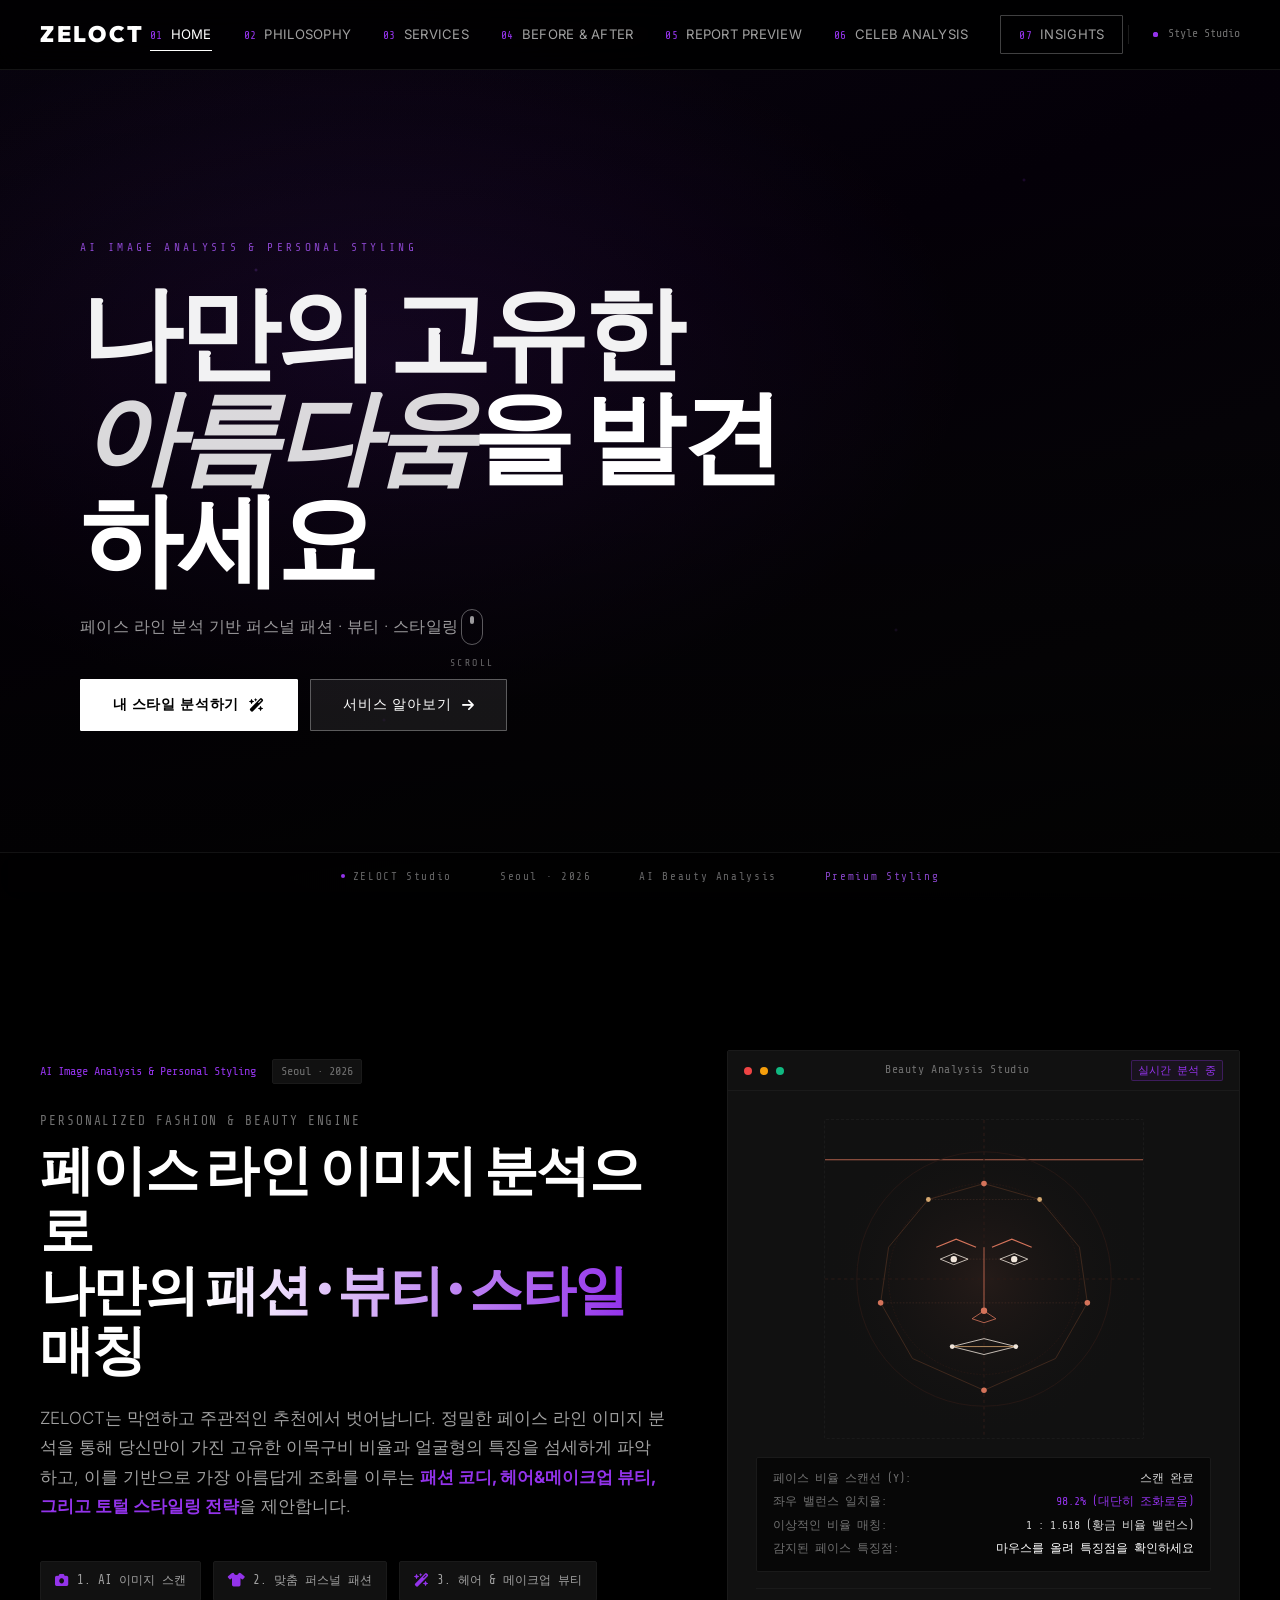
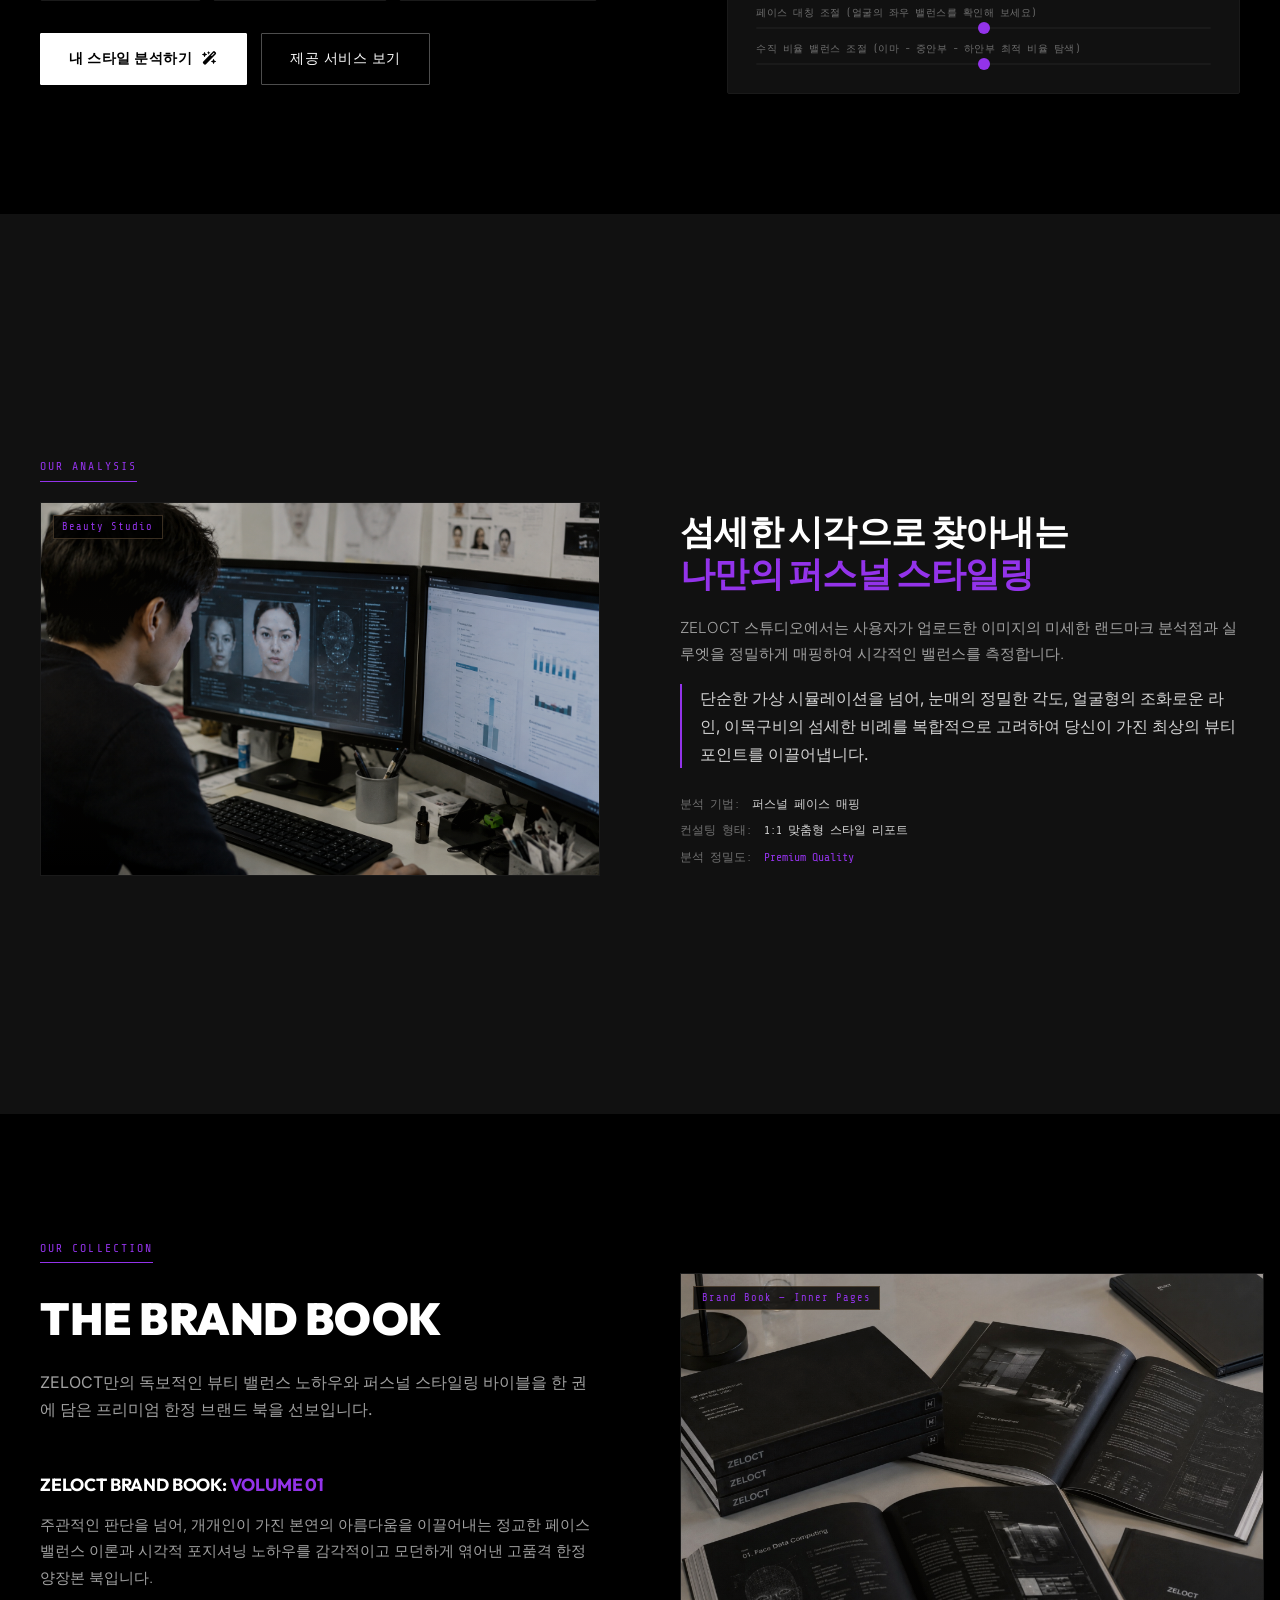
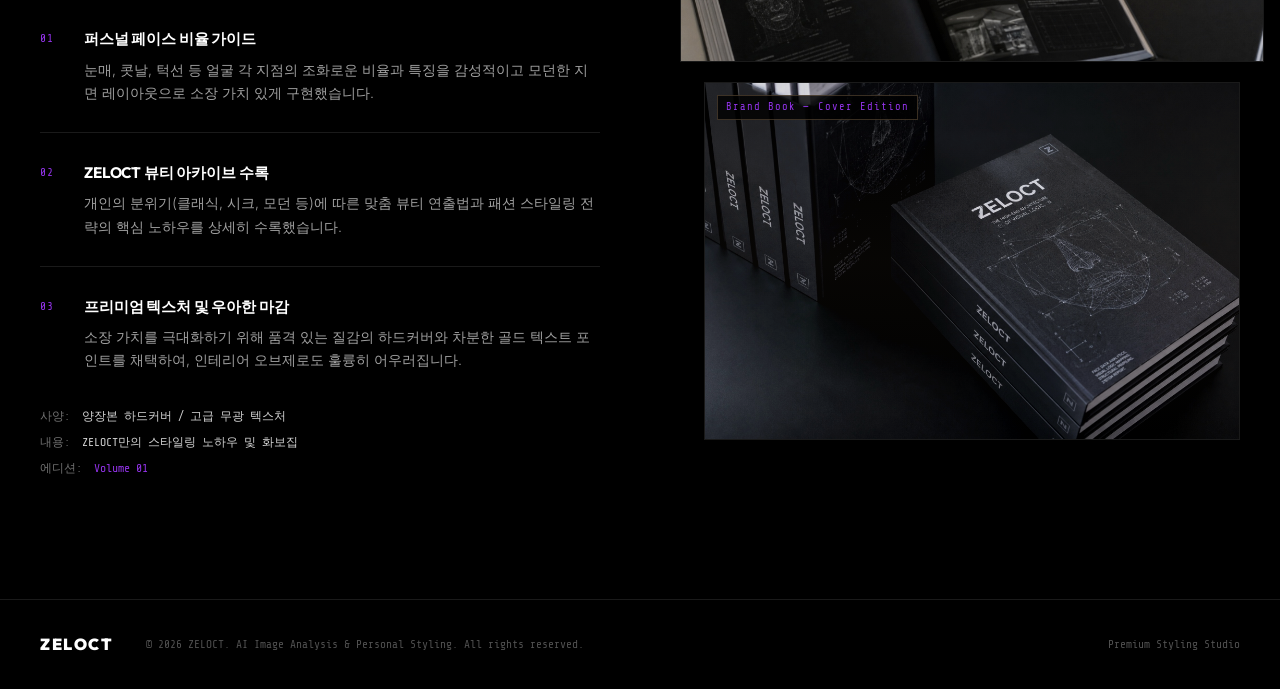
<file: index.html>
<!DOCTYPE html>
<html lang="ko">
<head>
    <meta charset="UTF-8">
    <meta name="viewport" content="width=device-width, initial-scale=1.0">
    <title>ZELOCT | 홈 - 나만의 고유한 매력을 찾아주는 AI 패션·뷰티·스타일링</title>
    <meta name="description" content="AI 페이스 라인 스캔과 정교한 비주얼 밸런스 분석으로, 당신에게 완벽하게 어울리는 패션 코디, 헤어&메이크업, 퍼스널 스타일링 솔루션을 감각적으로 매칭해 드립니다.">
    <!-- Google Fonts -->
    <link rel="preconnect" href="https://fonts.googleapis.com">
    <link rel="preconnect" href="https://fonts.gstatic.com" crossorigin>
    <link href="https://fonts.googleapis.com/css2?family=Inter:wght@300;400;500;600&family=Outfit:wght@400;600;800;900&family=Share+Tech+Mono&display=swap" rel="stylesheet">
    <!-- FontAwesome for icons -->
    <link rel="stylesheet" href="https://cdnjs.cloudflare.com/ajax/libs/font-awesome/6.4.0/css/all.min.css">
    <link rel="stylesheet" href="style.css">
</head>
<body>
    <!-- Symmetrical Scanning Background Grid -->
    <div class="tech-grid-overlay"></div>
    <div class="symmetrical-axis-x"></div>
    <div class="symmetrical-axis-y"></div>
    <div class="custom-cursor-tracker">
        <span class="coord-val">X: 00.00% Y: 00.00%</span>
    </div>

    <!-- Brand Header -->
    <header class="system-header">
        <div class="header-container">
            <a href="index.html" class="logo-area">

                <span class="logo-text">ZELOCT</span>
            </a>
                        <nav class="nav-links">
                <a href="index.html" class="nav-item active"><span class="nav-num">01</span> HOME</a>
                <a href="about.html" class="nav-item"><span class="nav-num">02</span> PHILOSOPHY</a>
                <a href="services.html" class="nav-item"><span class="nav-num">03</span> SERVICES</a>
                <a href="before-after.html" class="nav-item"><span class="nav-num">04</span> BEFORE & AFTER</a>
                <a href="report-preview.html" class="nav-item"><span class="nav-num">05</span> REPORT PREVIEW</a>
                <a href="celeb-analysis.html" class="nav-item"><span class="nav-num">06</span> CELEB ANALYSIS</a>
                <a href="insights.html" class="nav-item nav-btn"><span class="nav-num">07</span> INSIGHTS</a>
            </nav>
            <div class="system-status-indicator">
                <span class="status-dot-pulse"></span>
                <span class="status-label">Style Studio</span>
            </div>
        </div>
    </header>

    <!-- Main Container -->
    <main class="main-content">

        <!-- VIDEO BANNER SECTION -->
        <section id="video-banner" class="video-banner-section">
            <!-- Background Video -->
            <div class="video-wrapper">
                <video
                    id="hero-video"
                    class="hero-video"
                    autoplay
                    muted
                    playsinline
                    poster=""
                >
                    <source src="hero-video.mp4" type="video/mp4">
                </video>
                <!-- Fallback: Beauty gradient when no video -->
                <div class="video-fallback-bg"></div>
            </div>

            <!-- Overlay -->
            <div class="video-overlay"></div>

            <!-- Content on top of video -->
            <div class="video-banner-content">
                <div class="vb-eyebrow font-mono">AI IMAGE ANALYSIS &amp; PERSONAL STYLING</div>
                <h1 class="vb-title">
                    <span class="vb-title-line vb-line-1">나만의 고유한</span>
                    <span class="vb-title-line vb-line-2"><em>아름다움</em>을 발견하세요</span>
                </h1>
                <p class="vb-subtitle">페이스 라인 분석 기반 퍼스널 패션 · 뷰티 · 스타일링</p>
                <div class="vb-actions">
                    <a href="contact.html" class="vb-btn vb-btn-primary">
                        <span>내 스타일 분석하기</span>
                        <i class="fa-solid fa-wand-magic-sparkles"></i>
                    </a>
                    <a href="services.html" class="vb-btn vb-btn-secondary">
                        <span>서비스 알아보기</span>
                        <i class="fa-solid fa-arrow-right"></i>
                    </a>
                </div>
                <!-- Scroll Indicator -->
                <div class="vb-scroll-hint">
                    <div class="vb-scroll-mouse">
                        <div class="vb-scroll-dot"></div>
                    </div>
                    <span class="font-mono">SCROLL</span>
                </div>
            </div>

            <!-- Bottom decorative bar -->
            <div class="vb-bottom-bar font-mono">
                <span class="vb-bar-item"><span class="vb-bar-dot"></span>ZELOCT Studio</span>
                <span class="vb-bar-item">Seoul · 2026</span>
                <span class="vb-bar-item">AI Beauty Analysis</span>
                <span class="vb-bar-item vb-bar-highlight">Premium Styling</span>
            </div>
        </section>

        <!-- LAYER 01: HERO SECTION -->
        <section id="hero" class="hero-section">
            <div class="section-container">
                <div class="hero-layout">
                    <div class="hero-info">
                        <div class="system-tag font-mono">
                            <span class="tag-accent">AI Image Analysis &amp; Personal Styling</span>
                            <span class="tag-version">Seoul · 2026</span>
                        </div>
                        <h1 class="hero-title">
                            <span class="title-sub">PERSONALIZED FASHION & BEAUTY ENGINE</span>
                            <span class="title-main">페이스 라인 이미지 분석으로<br>나만의 <span class="gradient-text">패션 · 뷰티 · 스타일</span> 매칭</span>
                        </h1>
                        <p class="hero-desc">
                            ZELOCT는 막연하고 주관적인 추천에서 벗어납니다. 정밀한 페이스 라인 이미지 분석을 통해 당신만이 가진 고유한 이목구비 비율과 얼굴형의 특징을 섬세하게 파악하고, 이를 기반으로 가장 아름답게 조화를 이루는 <strong class="cyan-txt">패션 코디, 헤어&메이크업 뷰티, 그리고 토털 스타일링 전략</strong>을 제안합니다.
                        </p>
                        
                        <!-- Core Styling Offerings Badges -->
                        <div class="hero-offerings font-mono">
                            <div class="offering-item">
                                <span class="offering-icon"><i class="fa-solid fa-camera"></i></span>
                                <span class="offering-txt">1. AI 이미지 스캔</span>
                            </div>
                            <div class="offering-item">
                                <span class="offering-icon"><i class="fa-solid fa-shirt"></i></span>
                                <span class="offering-txt">2. 맞춤 퍼스널 패션</span>
                            </div>
                            <div class="offering-item">
                                <span class="offering-icon"><i class="fa-solid fa-wand-magic-sparkles"></i></span>
                                <span class="offering-txt">3. 헤어 & 메이크업 뷰티</span>
                            </div>
                        </div>

                        <div class="hero-actions">
                            <a href="contact.html" class="btn btn-primary">
                                <span class="btn-text">내 스타일 분석하기</span>
                                <span class="btn-icon"><i class="fa-solid fa-wand-magic-sparkles"></i></span>
                            </a>
                            <a href="services.html" class="btn btn-secondary">
                                <span class="btn-text">제공 서비스 보기</span>
                            </a>
                        </div>
                    </div>
                    <div class="hero-visualizer-card">
                        <div class="card-header-bar">
                            <div class="header-dots">
                                <span class="dot red"></span>
                                <span class="dot yellow"></span>
                                <span class="dot green"></span>
                            </div>
                            <div class="header-title-text font-mono">Beauty Analysis Studio</div>
                            <div class="header-status font-mono">실시간 분석 중</div>
                        </div>
                        <div class="visualizer-content">
                            <div class="svg-visualizer-container">
                                <svg id="face-mesh-svg" viewBox="0 0 400 400" width="100%" height="100%">
                                    <!-- Neon Cyan background glow -->
                                    <defs>
                                        <radialGradient id="bg-glow" cx="50%" cy="50%" r="50%">
                                            <stop offset="0%" stop-color="rgba(212, 115, 90, 0.1)" />
                                            <stop offset="100%" stop-color="rgba(21, 14, 12, 0)" />
                                        </radialGradient>
                                    </defs>
                                    <rect width="100%" height="100%" fill="url(#bg-glow)" />
                                    
                                    <!-- Scanning Laser Line -->
                                    <line id="laser-line" x1="0" y1="50" x2="400" y2="50" stroke="#D4735A" stroke-width="1.5" opacity="0.8" />
                                    
                                    <!-- Axes -->
                                    <line x1="200" y1="0" x2="200" y2="400" stroke="#2A1A16" stroke-width="1.5" stroke-dasharray="4,4" />
                                    <line x1="0" y1="200" x2="400" y2="200" stroke="#2A1A16" stroke-width="1.5" stroke-dasharray="4,4" />
                                    
                                    <!-- Symmetrical Guide Circles -->
                                    <circle cx="200" cy="200" r="160" fill="none" stroke="#2A1A16" stroke-width="1" />
                                    <circle cx="200" cy="200" r="120" fill="none" stroke="#2A1A16" stroke-dasharray="2,2" stroke-width="1" />

                                    <!-- Face Vector Wireframe -->
                                    <polygon id="face-contour" points="200,80 270,100 320,160 330,230 290,300 200,340 110,300 70,230 80,160 130,100" fill="none" stroke="#4A2E20" stroke-width="1" />
                                    
                                    <!-- Inner features - Eyebrows & Eyes -->
                                    <polyline id="eyebrow-left" points="140,160 165,150 190,160" fill="none" stroke="#D4735A" stroke-width="1.5" />
                                    <polyline id="eyebrow-right" points="260,160 235,150 210,160" fill="none" stroke="#D4735A" stroke-width="1.5" />
                                    
                                    <!-- Eye Geometry Left -->
                                    <polygon id="eye-left" points="145,175 162,168 180,175 162,182" fill="none" stroke="#F0E6DC" stroke-width="1" />
                                    <circle id="pupil-left" cx="162" cy="175" r="3" fill="#D4735A" />
                                    
                                    <!-- Eye Geometry Right -->
                                    <polygon id="eye-right" points="255,175 238,168 220,175 238,182" fill="none" stroke="#F0E6DC" stroke-width="1" />
                                    <circle id="pupil-right" cx="238" cy="175" r="3" fill="#D4735A" />
                                    
                                    <!-- Nose Architecture -->
                                    <polyline id="nose-bridge" points="200,160 200,240 185,250 200,255 215,250 200,240" fill="none" stroke="#D4735A" stroke-width="1" />

                                    <!-- Mouth Geometry -->
                                    <polygon id="mouth" points="160,285 200,275 240,285 200,295" fill="none" stroke="#F0E6DC" stroke-width="1" />
                                    <line x1="160" y1="285" x2="240" y2="285" stroke="#D4A870" stroke-width="1" />

                                    <!-- Symmetrical Analysis Nodes -->
                                    <g id="analysis-nodes">
                                        <circle cx="200" cy="240" r="4" class="node-pulse" fill="#D4735A" data-name="코 중앙" />
                                        <circle cx="200" cy="80" r="3.5" class="node-pulse" fill="#D4735A" data-name="이마 끝" />
                                        <circle cx="200" cy="340" r="3.5" class="node-pulse" fill="#D4735A" data-name="턱 끝" />
                                        <circle cx="162" cy="175" r="4" class="node-pulse" fill="#F0E6DC" data-name="왼쪽 눈동자" />
                                        <circle cx="238" cy="175" r="4" class="node-pulse" fill="#F0E6DC" data-name="오른쪽 눈동자" />
                                        <circle cx="130" cy="100" r="3" fill="#D4A870" data-name="이마 왼쪽" />
                                        <circle cx="270" cy="100" r="3" fill="#D4A870" data-name="이마 오른쪽" />
                                        <circle cx="70" cy="230" r="3.5" fill="#D4735A" data-name="왼쪽 광대" />
                                        <circle cx="330" cy="230" r="3.5" fill="#D4735A" data-name="오른쪽 광대" />
                                        <circle cx="160" cy="285" r="3" fill="#F0E6DC" data-name="입꼬리 왼쪽" />
                                        <circle cx="240" cy="285" r="3" fill="#F0E6DC" data-name="입꼬리 오른쪽" />
                                    </g>

                                    <!-- Coordinate Annotation Lines -->
                                    <g id="annotation-lines" stroke="#D4735A" stroke-width="0.5" stroke-opacity="0.35">
                                        <line x1="162" y1="175" x2="238" y2="175" stroke-dasharray="2,2" />
                                        <line x1="130" y1="100" x2="270" y2="100" stroke-dasharray="2,2" />
                                        <line x1="70" y1="230" x2="330" y2="230" stroke-dasharray="2,2" />
                                        <line x1="160" y1="285" x2="240" y2="285" stroke-dasharray="2,2" />
                                    </g>
                                </svg>
                            </div>
                            
                            <!-- Real-time scanning telemetry overlay -->
                            <div class="telemetry-box font-mono">
                                <div class="telemetry-row"><span class="tel-label">페이스 비율 스캔선 (Y):</span> <span class="tel-value" id="tel-axis">스캐닝 활성화</span></div>
                                <div class="telemetry-row"><span class="tel-label">좌우 밸런스 일치율:</span> <span class="tel-value cyan-txt" id="tel-asym">98.2% (대단히 조화로움)</span></div>
                                <div class="telemetry-row"><span class="tel-label">이상적인 비율 매칭:</span> <span class="tel-value" id="tel-phi">1 : 1.618 (황금 비율 밸런스)</span></div>
                                <div class="telemetry-row"><span class="tel-label">감지된 페이스 특징점:</span> <span class="tel-value white-txt" id="tel-node">마우스를 올려 특징점을 확인하세요</span></div>
                            </div>

                            <!-- Interactive Simulator Sliders -->
                            <div class="interactive-sliders">
                                <div class="slider-group">
                                    <label>페이스 대칭 조절 (얼굴의 좌우 밸런스를 확인해 보세요)</label>
                                    <input type="range" id="slider-symmetry" min="-30" max="30" value="0">
                                </div>
                                <div class="slider-group">
                                    <label>수직 비율 밸런스 조절 (이마 - 중안부 - 하안부 최적 비율 탐색)</label>
                                    <input type="range" id="slider-ratio" min="70" max="130" value="100">
                                </div>
                            </div>
                        </div>
                    </div>
                </div>
            </div>
        </section>

        <!-- LAB: Analysis Section -->
        <section id="lab" class="lab-section">
            <div class="section-container">
                <div class="section-badge font-mono">Our Analysis</div>
                <div class="lab-grid">
                    <!-- Left: Visual image -->
                    <div class="lab-image-container">
                        <div class="lab-img-frame">
                            <span class="frame-tag font-mono">Beauty Studio</span>
                            <img src="face-analysis-workspace.png" alt="ZELOCT AI 비주얼 분석 작업 화면" class="lab-workspace-img">
                            <div class="scanner-sweep-effect"></div>
                        </div>
                    </div>
                    <!-- Right: Easy explanation -->
                    <div class="lab-info">
                        <h3 class="lab-title">섬세한 시각으로 찾아내는<br><span class="cyan-txt">나만의 퍼스널 스타일링</span></h3>
                        <p class="lab-desc">
                            ZELOCT 스튜디오에서는 사용자가 업로드한 이미지의 미세한 랜드마크 분석점과 실루엣을 정밀하게 매핑하여 시각적인 밸런스를 측정합니다.
                        </p>
                        <p class="lab-descHighlight">
                            단순한 가상 시뮬레이션을 넘어, 눈매의 정밀한 각도, 얼굴형의 조화로운 라인, 이목구비의 섬세한 비례를 복합적으로 고려하여 당신이 가진 최상의 뷰티 포인트를 이끌어냅니다.
                        </p>
                        <div class="lab-meta font-mono">
                            <div class="meta-item"><span class="lbl">분석 기법:</span> <span class="val">퍼스널 페이스 매핑</span></div>
                            <div class="meta-item"><span class="lbl">컨설팅 형태:</span> <span class="val">1:1 맞춤형 스타일 리포트</span></div>
                            <div class="meta-item"><span class="lbl">분석 정밀도:</span> <span class="val cyan-txt">Premium Quality</span></div>
                        </div>
                    </div>
                </div>
            </div>
        </section>
        
        <!-- LAYER 01.8: BRAND BOOK SHOWCASE -->
        <section id="brand-book" class="book-section">
            <div class="section-container">
                <div class="book-grid">
                    <!-- Left Column: Narrative, Bullets and Specs -->
                    <div class="book-info-col">
                        <div class="section-badge font-mono">Our Collection</div>
                        <h2 class="section-title">The Brand Book</h2>
                        <p class="section-subtitle">
                            ZELOCT만의 독보적인 뷰티 밸런스 노하우와 퍼스널 스타일링 바이블을 한 권에 담은 프리미엄 한정 브랜드 북을 선보입니다.
                        </p>
                        
                        <div class="book-detail-text">
                            <h4 class="book-detail-title">ZELOCT BRAND BOOK: <span class="cyan-txt">VOLUME 01</span></h4>
                            <p class="book-detail-desc">
                                주관적인 판단을 넘어, 개개인이 가진 본연의 아름다움을 이끌어내는 정교한 페이스 밸런스 이론과 시각적 포지셔닝 노하우를 감각적이고 모던하게 엮어낸 고품격 한정 양장본 북입니다.
                            </p>
                        </div>

                        <div class="highlight-bullet-list">
                            <div class="highlight-bullet">
                                <span class="bullet-num font-mono">01</span>
                                <div class="bullet-body">
                                    <h5>퍼스널 페이스 비율 가이드</h5>
                                    <p>눈매, 콧날, 턱선 등 얼굴 각 지점의 조화로운 비율과 특징을 감성적이고 모던한 지면 레이아웃으로 소장 가치 있게 구현했습니다.</p>
                                </div>
                            </div>

                            <div class="highlight-bullet">
                                <span class="bullet-num font-mono">02</span>
                                <div class="bullet-body">
                                    <h5>ZELOCT 뷰티 아카이브 수록</h5>
                                    <p>개인의 분위기(클래식, 시크, 모던 등)에 따른 맞춤 뷰티 연출법과 패션 스타일링 전략의 핵심 노하우를 상세히 수록했습니다.</p>
                                </div>
                            </div>

                            <div class="highlight-bullet">
                                <span class="bullet-num font-mono">03</span>
                                <div class="bullet-body">
                                    <h5>프리미엄 텍스처 및 우아한 마감</h5>
                                    <p>소장 가치를 극대화하기 위해 품격 있는 질감의 하드커버와 차분한 골드 텍스트 포인트를 채택하여, 인테리어 오브제로도 훌륭히 어우러집니다.</p>
                                </div>
                            </div>
                        </div>

                        <div class="book-meta font-mono">
                            <div class="meta-item"><span class="lbl">사양:</span> <span class="val">양장본 하드커버 / 고급 무광 텍스처</span></div>
                            <div class="meta-item"><span class="lbl">내용:</span> <span class="val">ZELOCT만의 스타일링 노하우 및 화보집</span></div>
                            <div class="meta-item"><span class="lbl">에디션:</span> <span class="val cyan-txt">Volume 01</span></div>
                        </div>
                    </div>

                    <!-- Right Column: Visual Showcase (Staggered Grid) -->
                    <div class="book-showcase-col">
                        <div class="book-showcase-card first-card">
                            <div class="book-img-frame">
                                <span class="frame-tag font-mono">Brand Book — Inner Pages</span>
                                <img src="zeloct-brand-book-spread.jpg" alt="ZELOCT 브랜드 북 내지" class="book-workspace-img">
                                <div class="scanner-sweep-effect"></div>
                            </div>
                        </div>

                        <div class="book-showcase-card second-card">
                            <div class="book-img-frame">
                                <span class="frame-tag font-mono">Brand Book — Cover Edition</span>
                                <img src="zeloct-brand-book-stack.jpg" alt="ZELOCT 브랜드 북 양장본 커버" class="book-workspace-img">
                                <div class="scanner-sweep-effect"></div>
                            </div>
                        </div>
                    </div>
                </div>
            </div>
        </section>

    </main>

    <!-- Footer -->
    <footer class="system-footer">
        <div class="footer-container font-mono">
            <div class="footer-left">
                <span class="footer-brand font-sans">ZELOCT</span>
                <span class="footer-copyright">&copy; 2026 ZELOCT. AI Image Analysis &amp; Personal Styling. All rights reserved.</span>
            </div>
            <div class="footer-right">
                <span>Premium Styling Studio</span>
            </div>
        </div>
    </footer>

    <!-- App JavaScript -->
    <script src="app.js"></script>
</body>
</html>
</file>
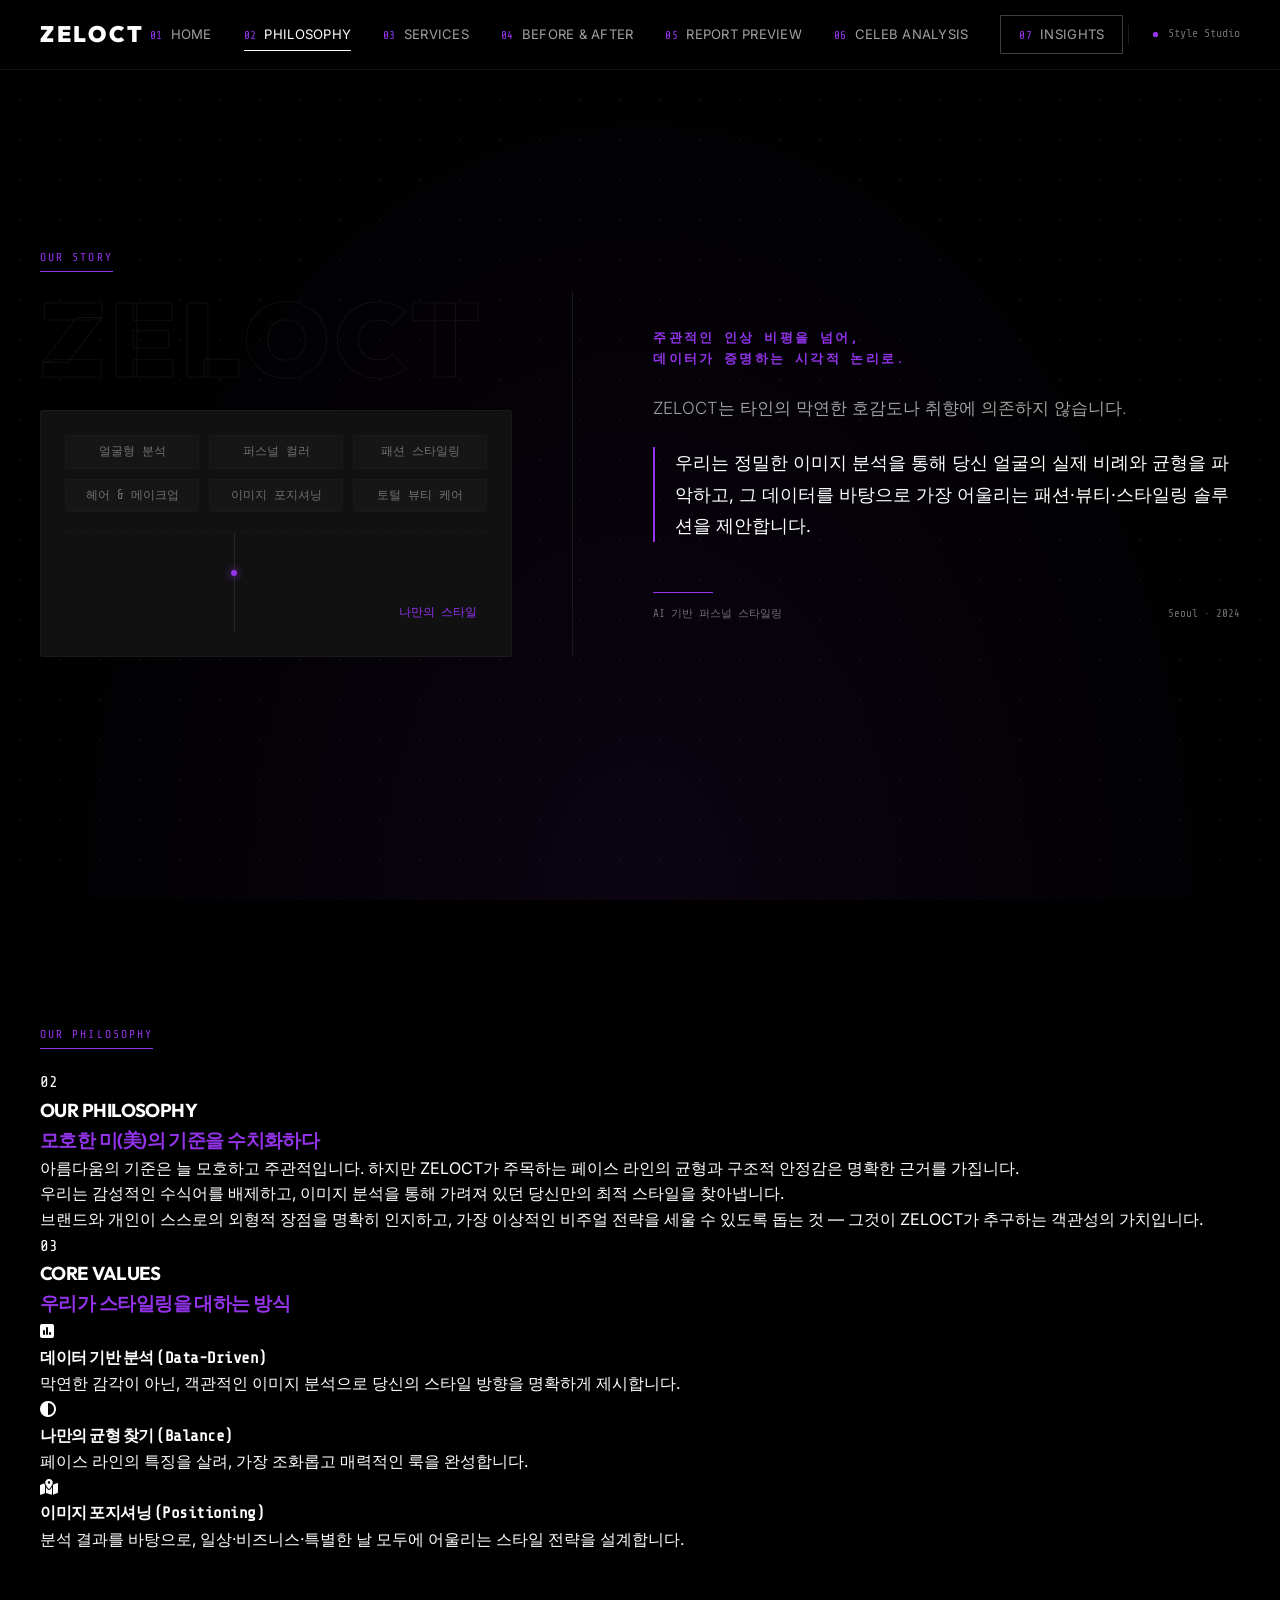
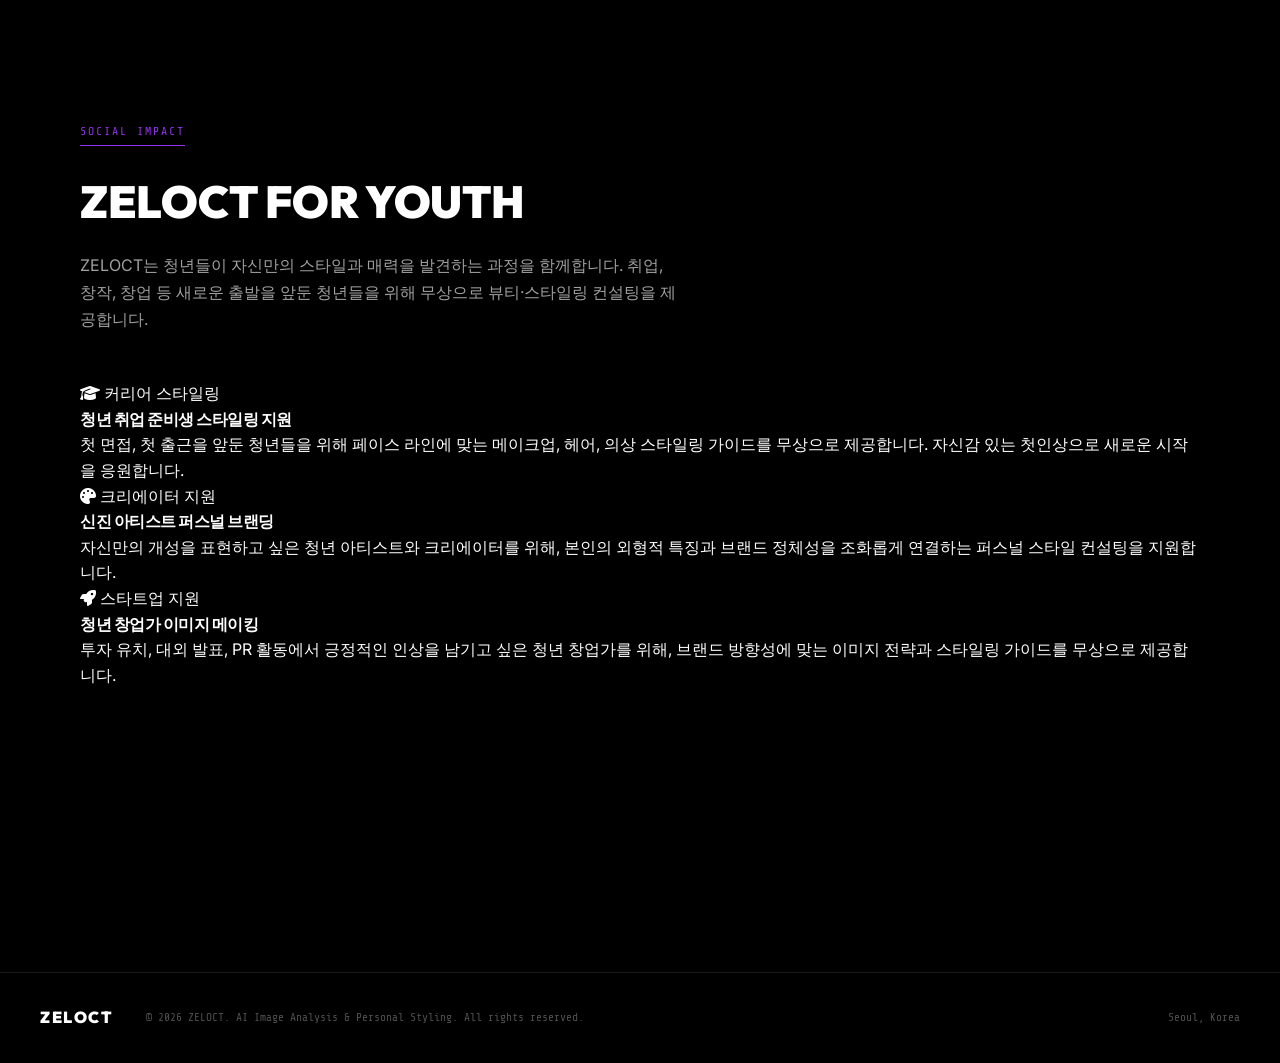
<file: about.html>
<!DOCTYPE html>
<html lang="ko">
<head>
    <meta charset="UTF-8">
    <meta name="viewport" content="width=device-width, initial-scale=1.0">
    <title>ZELOCT | 브랜드 철학 — 나만의 아름다움을 발견하다</title>
    <meta name="description" content="ZELOCT는 패션, 뷰티, 스타일링을 통해 당신이 가진 고유한 매력을 발굴하고, 가장 어울리는 이미지를 함께 완성해 나갑니다.">
    <!-- Google Fonts -->
    <link rel="preconnect" href="https://fonts.googleapis.com">
    <link rel="preconnect" href="https://fonts.gstatic.com" crossorigin>
    <link href="https://fonts.googleapis.com/css2?family=Inter:wght@300;400;500;600&family=Outfit:wght@400;600;800;900&family=Share+Tech+Mono&display=swap" rel="stylesheet">
    <!-- FontAwesome for icons -->
    <link rel="stylesheet" href="https://cdnjs.cloudflare.com/ajax/libs/font-awesome/6.4.0/css/all.min.css">
    <link rel="stylesheet" href="style.css">
</head>
<body>
    <div class="tech-grid-overlay"></div>
    <div class="symmetrical-axis-x"></div>
    <div class="symmetrical-axis-y"></div>

    <!-- Header -->
    <header class="system-header">
        <div class="header-container">
            <a href="index.html" class="logo-area">

                <span class="logo-text">ZELOCT</span>
            </a>
                        <nav class="nav-links">
                <a href="index.html" class="nav-item"><span class="nav-num">01</span> HOME</a>
                <a href="about.html" class="nav-item active"><span class="nav-num">02</span> PHILOSOPHY</a>
                <a href="services.html" class="nav-item"><span class="nav-num">03</span> SERVICES</a>
                <a href="before-after.html" class="nav-item"><span class="nav-num">04</span> BEFORE & AFTER</a>
                <a href="report-preview.html" class="nav-item"><span class="nav-num">05</span> REPORT PREVIEW</a>
                <a href="celeb-analysis.html" class="nav-item"><span class="nav-num">06</span> CELEB ANALYSIS</a>
                <a href="insights.html" class="nav-item nav-btn"><span class="nav-num">07</span> INSIGHTS</a>
            </nav>
            <div class="system-status-indicator">
                <span class="status-dot-pulse"></span>
                <span class="status-label">Style Studio</span>
            </div>
        </div>
    </header>

    <main class="main-content">

        <!-- About: Brand Introduction -->
        <section id="about" class="about-section">
            <div class="section-container">
                <div class="section-badge">Our Story</div>
                <div class="about-grid">
                    <!-- Left: Visual -->
                    <div class="about-visual">
                        <div class="brand-typo-container">
                            <h1 class="huge-brand-title">ZELOCT</h1>
                            <div class="grid-coordinate-block">
                                <div class="matrix-box">
                                    <span class="matrix-elem">얼굴형 분석</span>
                                    <span class="matrix-elem">퍼스널 컬러</span>
                                    <span class="matrix-elem">패션 스타일링</span>
                                    <span class="matrix-elem">헤어 & 메이크업</span>
                                    <span class="matrix-elem">이미지 포지셔닝</span>
                                    <span class="matrix-elem">토털 뷰티 케어</span>
                                </div>
                                <div class="tech-wireframe-deco">
                                    <div class="line-x"></div>
                                    <div class="line-y"></div>
                                    <div class="circle-point"></div>
                                    <div class="tech-angle">나만의 스타일</div>
                                </div>
                            </div>
                        </div>
                    </div>
                    <!-- Right: Philosophy Statement -->
                    <div class="about-content">
                        <h3 class="about-subheading">주관적인 인상 비평을 넘어,<br><span class="cyan-txt">데이터가 증명하는 시각적 논리로.</span></h3>
                        <div class="cold-statement">
                            <p class="statement-para">
                                ZELOCT는 타인의 막연한 호감도나 취향에 의존하지 않습니다.
                            </p>
                            <p class="statement-paraHighlight">
                                우리는 정밀한 이미지 분석을 통해 당신 얼굴의 실제 비례와 균형을 파악하고, 그 데이터를 바탕으로 가장 어울리는 패션·뷰티·스타일링 솔루션을 제안합니다.
                            </p>
                        </div>
                        <div class="tech-signature">
                            <div class="signature-line"></div>
                            <div class="signature-meta">
                                <span>AI 기반 퍼스널 스타일링</span>
                                <span>Seoul · 2024</span>
                            </div>
                        </div>
                    </div>
                </div>
            </div>
        </section>

        <!-- Philosophy & Core Values -->
        <section id="philosophy-core" class="philosophy-core-section">
            <div class="section-container">
                <div class="section-badge">Our Philosophy</div>

                <div class="philosophy-core-grid">
                    <!-- Left: Philosophy -->
                    <div class="philo-col">
                        <div class="philo-card">
                            <span class="philo-num font-mono">02</span>
                            <h3 class="philo-title">OUR PHILOSOPHY<br><span class="cyan-txt">모호한 미(美)의 기준을 수치화하다</span></h3>
                            <div class="philo-body">
                                <p>아름다움의 기준은 늘 모호하고 주관적입니다. 하지만 ZELOCT가 주목하는 페이스 라인의 균형과 구조적 안정감은 명확한 근거를 가집니다.</p>
                                <p class="highlight-p">우리는 감성적인 수식어를 배제하고, 이미지 분석을 통해 가려져 있던 당신만의 최적 스타일을 찾아냅니다.</p>
                                <p class="muted-p">브랜드와 개인이 스스로의 외형적 장점을 명확히 인지하고, 가장 이상적인 비주얼 전략을 세울 수 있도록 돕는 것 — 그것이 ZELOCT가 추구하는 객관성의 가치입니다.</p>
                            </div>
                        </div>
                    </div>

                    <!-- Right: Core Values -->
                    <div class="values-col">
                        <div class="section-header-compact">
                            <span class="value-num-tag font-mono">03</span>
                            <h3 class="philo-title">CORE VALUES<br><span class="cyan-txt">우리가 스타일링을 대하는 방식</span></h3>
                        </div>

                        <div class="value-cards-list">
                            <div class="value-card">
                                <div class="value-hdr">
                                    <span class="value-icon"><i class="fa-solid fa-square-poll-vertical"></i></span>
                                    <h4 class="value-name">데이터 기반 분석 <span class="val-sub font-mono">(Data-Driven)</span></h4>
                                </div>
                                <p class="value-desc">막연한 감각이 아닌, 객관적인 이미지 분석으로 당신의 스타일 방향을 명확하게 제시합니다.</p>
                            </div>

                            <div class="value-card">
                                <div class="value-hdr">
                                    <span class="value-icon"><i class="fa-solid fa-circle-half-stroke"></i></span>
                                    <h4 class="value-name">나만의 균형 찾기 <span class="val-sub font-mono">(Balance)</span></h4>
                                </div>
                                <p class="value-desc">페이스 라인의 특징을 살려, 가장 조화롭고 매력적인 룩을 완성합니다.</p>
                            </div>

                            <div class="value-card">
                                <div class="value-hdr">
                                    <span class="value-icon"><i class="fa-solid fa-map-location-dot"></i></span>
                                    <h4 class="value-name">이미지 포지셔닝 <span class="val-sub font-mono">(Positioning)</span></h4>
                                </div>
                                <p class="value-desc">분석 결과를 바탕으로, 일상·비즈니스·특별한 날 모두에 어울리는 스타일 전략을 설계합니다.</p>
                            </div>
                        </div>
                    </div>
                </div>

        <!-- Youth Projects -->
        <section id="youth-projects" class="youth-projects-section">
            <div class="section-container">
                <div class="section-badge">Social Impact</div>

                <div class="youth-header-area">
                    <h2 class="section-title">ZELOCT FOR YOUTH</h2>
                    <p class="section-subtitle">
                        ZELOCT는 청년들이 자신만의 스타일과 매력을 발견하는 과정을 함께합니다. 취업, 창작, 창업 등 새로운 출발을 앞둔 청년들을 위해 무상으로 뷰티·스타일링 컨설팅을 제공합니다.
                    </p>
                </div>

                <div class="youth-grid">
                    <!-- Project 1 -->
                    <div class="youth-card">
                        <div class="youth-card-hdr">
                            <span class="youth-icon"><i class="fa-solid fa-graduation-cap"></i></span>
                            <span class="youth-tag">커리어 스타일링</span>
                        </div>
                        <h4 class="youth-title">청년 취업 준비생 스타일링 지원</h4>
                        <p class="youth-desc">
                            첫 면접, 첫 출근을 앞둔 청년들을 위해 페이스 라인에 맞는 메이크업, 헤어, 의상 스타일링 가이드를 무상으로 제공합니다. 자신감 있는 첫인상으로 새로운 시작을 응원합니다.
                        </p>
                    </div>

                    <!-- Project 2 -->
                    <div class="youth-card">
                        <div class="youth-card-hdr">
                            <span class="youth-icon"><i class="fa-solid fa-palette"></i></span>
                            <span class="youth-tag">크리에이터 지원</span>
                        </div>
                        <h4 class="youth-title">신진 아티스트 퍼스널 브랜딩</h4>
                        <p class="youth-desc">
                            자신만의 개성을 표현하고 싶은 청년 아티스트와 크리에이터를 위해, 본인의 외형적 특징과 브랜드 정체성을 조화롭게 연결하는 퍼스널 스타일 컨설팅을 지원합니다.
                        </p>
                    </div>

                    <!-- Project 3 -->
                    <div class="youth-card">
                        <div class="youth-card-hdr">
                            <span class="youth-icon"><i class="fa-solid fa-rocket"></i></span>
                            <span class="youth-tag">스타트업 지원</span>
                        </div>
                        <h4 class="youth-title">청년 창업가 이미지 메이킹</h4>
                        <p class="youth-desc">
                            투자 유치, 대외 발표, PR 활동에서 긍정적인 인상을 남기고 싶은 청년 창업가를 위해, 브랜드 방향성에 맞는 이미지 전략과 스타일링 가이드를 무상으로 제공합니다.
                        </p>
                    </div>
                </div>
            </div>
        </section>

    </main>

    <!-- Footer -->
    <footer class="system-footer">
        <div class="footer-container">
            <div class="footer-left">
                <span class="footer-brand">ZELOCT</span>
                <span class="footer-copyright">&copy; 2026 ZELOCT. AI Image Analysis &amp; Personal Styling. All rights reserved.</span>
            </div>
            <div class="footer-right">
                <span>Seoul, Korea</span>
            </div>
        </div>
    </footer>

    <script src="app.js"></script>
</body>
</html>
</file>
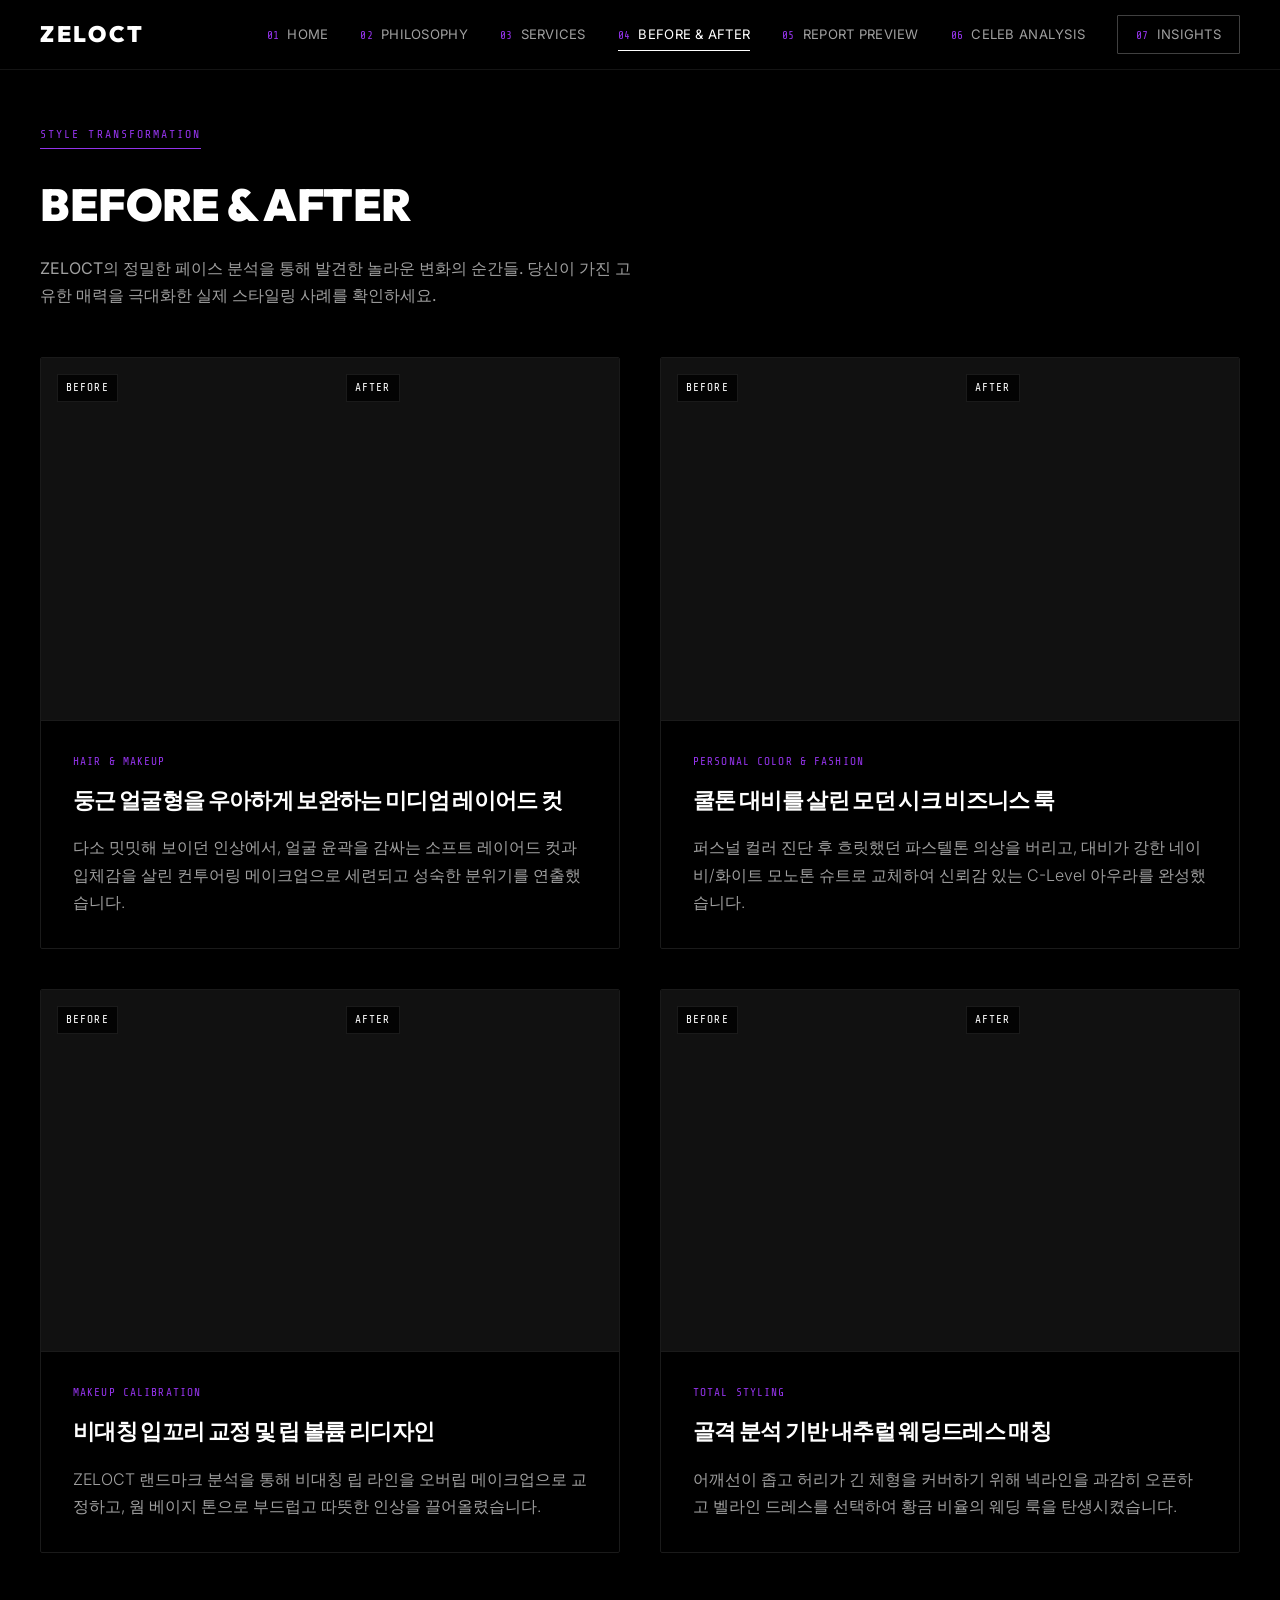
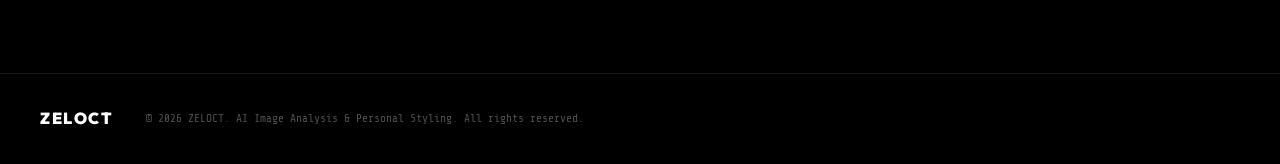
<file: before-after.html>
<!DOCTYPE html>
<html lang="ko">
<head>
    <meta charset="UTF-8">
    <meta name="viewport" content="width=device-width, initial-scale=1.0">
    <title>ZELOCT | Before & After</title>
    <!-- Google Fonts -->
    <link rel="preconnect" href="https://fonts.googleapis.com">
    <link rel="preconnect" href="https://fonts.gstatic.com" crossorigin>
    <link href="https://fonts.googleapis.com/css2?family=Inter:wght@300;400;500;600&family=Outfit:wght@400;600;800;900&family=Share+Tech+Mono&display=swap" rel="stylesheet">
    <link rel="stylesheet" href="style.css">
</head>
<body>
    <!-- System Header -->
    <header class="system-header">
        <div class="header-container">
            <a href="index.html" class="logo-area">
                <span class="logo-text">ZELOCT</span>
            </a>
            <nav class="nav-links">
                <a href="index.html" class="nav-item"><span class="nav-num">01</span> HOME</a>
                <a href="about.html" class="nav-item"><span class="nav-num">02</span> PHILOSOPHY</a>
                <a href="services.html" class="nav-item"><span class="nav-num">03</span> SERVICES</a>
                <a href="before-after.html" class="nav-item active"><span class="nav-num">04</span> BEFORE & AFTER</a>
                <a href="report-preview.html" class="nav-item"><span class="nav-num">05</span> REPORT PREVIEW</a>
                <a href="celeb-analysis.html" class="nav-item"><span class="nav-num">06</span> CELEB ANALYSIS</a>
                <a href="insights.html" class="nav-item nav-btn"><span class="nav-num">07</span> INSIGHTS</a>
            </nav>
        </div>
    </header>

    <main class="main-content">
        <section class="bna-section">
            <div class="section-container">
                <div class="section-badge">STYLE TRANSFORMATION</div>
                <h2 class="section-title">BEFORE & AFTER</h2>
                <p class="section-subtitle">ZELOCT의 정밀한 페이스 분석을 통해 발견한 놀라운 변화의 순간들. 당신이 가진 고유한 매력을 극대화한 실제 스타일링 사례를 확인하세요.</p>

                <div class="bna-grid">
                    <!-- Item 1 -->
                    <div class="bna-card">
                        <div class="bna-images">
                            <div class="bna-img-wrapper">
                                <span class="bna-label">BEFORE</span>
                            </div>
                            <div class="bna-img-wrapper">
                                <span class="bna-label">AFTER</span>
                            </div>
                        </div>
                        <div class="bna-body">
                            <span class="bna-tag">HAIR & MAKEUP</span>
                            <h3 class="bna-title">둥근 얼굴형을 우아하게 보완하는 미디엄 레이어드 컷</h3>
                            <p class="bna-desc">다소 밋밋해 보이던 인상에서, 얼굴 윤곽을 감싸는 소프트 레이어드 컷과 입체감을 살린 컨투어링 메이크업으로 세련되고 성숙한 분위기를 연출했습니다.</p>
                        </div>
                    </div>

                    <!-- Item 2 -->
                    <div class="bna-card">
                        <div class="bna-images">
                            <div class="bna-img-wrapper">
                                <span class="bna-label">BEFORE</span>
                            </div>
                            <div class="bna-img-wrapper">
                                <span class="bna-label">AFTER</span>
                            </div>
                        </div>
                        <div class="bna-body">
                            <span class="bna-tag">PERSONAL COLOR & FASHION</span>
                            <h3 class="bna-title">쿨톤 대비를 살린 모던 시크 비즈니스 룩</h3>
                            <p class="bna-desc">퍼스널 컬러 진단 후 흐릿했던 파스텔톤 의상을 버리고, 대비가 강한 네이비/화이트 모노톤 슈트로 교체하여 신뢰감 있는 C-Level 아우라를 완성했습니다.</p>
                        </div>
                    </div>

                    <!-- Item 3 -->
                    <div class="bna-card">
                        <div class="bna-images">
                            <div class="bna-img-wrapper">
                                <span class="bna-label">BEFORE</span>
                            </div>
                            <div class="bna-img-wrapper">
                                <span class="bna-label">AFTER</span>
                            </div>
                        </div>
                        <div class="bna-body">
                            <span class="bna-tag">MAKEUP CALIBRATION</span>
                            <h3 class="bna-title">비대칭 입꼬리 교정 및 립 볼륨 리디자인</h3>
                            <p class="bna-desc">ZELOCT 랜드마크 분석을 통해 비대칭 립 라인을 오버립 메이크업으로 교정하고, 웜 베이지 톤으로 부드럽고 따뜻한 인상을 끌어올렸습니다.</p>
                        </div>
                    </div>

                    <!-- Item 4 -->
                    <div class="bna-card">
                        <div class="bna-images">
                            <div class="bna-img-wrapper">
                                <span class="bna-label">BEFORE</span>
                            </div>
                            <div class="bna-img-wrapper">
                                <span class="bna-label">AFTER</span>
                            </div>
                        </div>
                        <div class="bna-body">
                            <span class="bna-tag">TOTAL STYLING</span>
                            <h3 class="bna-title">골격 분석 기반 내추럴 웨딩드레스 매칭</h3>
                            <p class="bna-desc">어깨선이 좁고 허리가 긴 체형을 커버하기 위해 넥라인을 과감히 오픈하고 벨라인 드레스를 선택하여 황금 비율의 웨딩 룩을 탄생시켰습니다.</p>
                        </div>
                    </div>
                </div>
            </div>
        </section>
    </main>

    <footer class="system-footer">
        <div class="footer-container">
            <div class="footer-left">
                <span class="footer-brand">ZELOCT</span>
                <span class="footer-copyright">&copy; 2026 ZELOCT. AI Image Analysis &amp; Personal Styling. All rights reserved.</span>
            </div>
        </div>
    </footer>
</body>
</html>
</file>
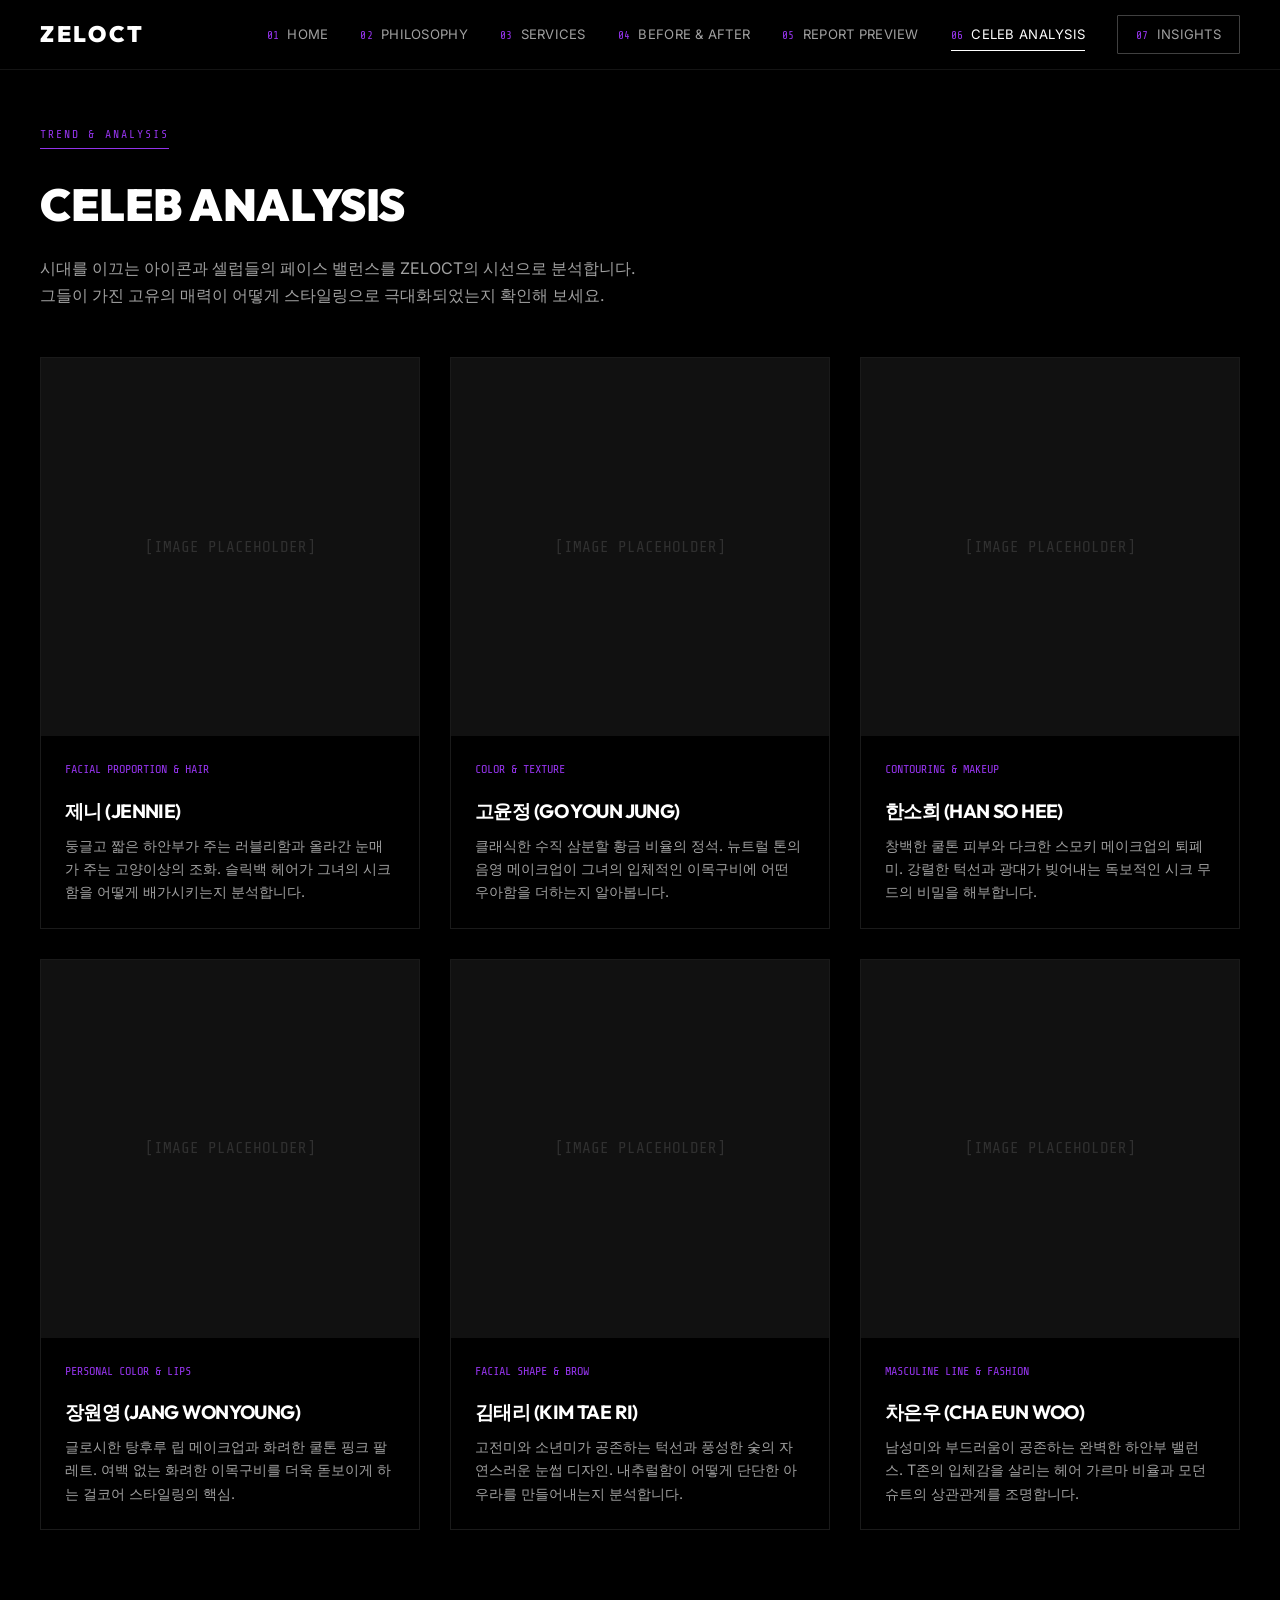
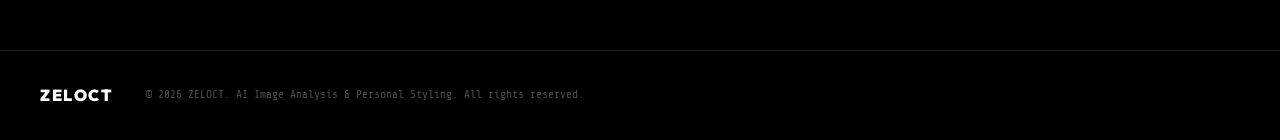
<file: celeb-analysis.html>
<!DOCTYPE html>
<html lang="ko">
<head>
    <meta charset="UTF-8">
    <meta name="viewport" content="width=device-width, initial-scale=1.0">
    <title>ZELOCT | Celeb Analysis</title>
    <!-- Google Fonts -->
    <link rel="preconnect" href="https://fonts.googleapis.com">
    <link rel="preconnect" href="https://fonts.gstatic.com" crossorigin>
    <link href="https://fonts.googleapis.com/css2?family=Inter:wght@300;400;500;600&family=Outfit:wght@400;600;800;900&family=Share+Tech+Mono&display=swap" rel="stylesheet">
    <link rel="stylesheet" href="style.css">
</head>
<body>
    <!-- System Header -->
    <header class="system-header">
        <div class="header-container">
            <a href="index.html" class="logo-area">
                <span class="logo-text">ZELOCT</span>
            </a>
            <nav class="nav-links">
                <a href="index.html" class="nav-item"><span class="nav-num">01</span> HOME</a>
                <a href="about.html" class="nav-item"><span class="nav-num">02</span> PHILOSOPHY</a>
                <a href="services.html" class="nav-item"><span class="nav-num">03</span> SERVICES</a>
                <a href="before-after.html" class="nav-item"><span class="nav-num">04</span> BEFORE & AFTER</a>
                <a href="report-preview.html" class="nav-item"><span class="nav-num">05</span> REPORT PREVIEW</a>
                <a href="celeb-analysis.html" class="nav-item active"><span class="nav-num">06</span> CELEB ANALYSIS</a>
                <a href="insights.html" class="nav-item nav-btn"><span class="nav-num">07</span> INSIGHTS</a>
            </nav>
        </div>
    </header>

    <main class="main-content">
        <section class="celeb-section">
            <div class="section-container">
                <div class="section-badge">TREND & ANALYSIS</div>
                <h2 class="section-title">CELEB ANALYSIS</h2>
                <p class="section-subtitle">시대를 이끄는 아이콘과 셀럽들의 페이스 밸런스를 ZELOCT의 시선으로 분석합니다. 그들이 가진 고유의 매력이 어떻게 스타일링으로 극대화되었는지 확인해 보세요.</p>

                <div class="celeb-feed">
                    <!-- Celeb 1 -->
                    <div class="celeb-card">
                        <div class="celeb-img">
                            [IMAGE PLACEHOLDER]
                        </div>
                        <div class="celeb-body">
                            <span class="celeb-focus">FACIAL PROPORTION & HAIR</span>
                            <h3 class="celeb-name">제니 (JENNIE)</h3>
                            <p class="celeb-summary">둥글고 짧은 하안부가 주는 러블리함과 올라간 눈매가 주는 고양이상의 조화. 슬릭백 헤어가 그녀의 시크함을 어떻게 배가시키는지 분석합니다.</p>
                        </div>
                    </div>

                    <!-- Celeb 2 -->
                    <div class="celeb-card">
                        <div class="celeb-img">
                            [IMAGE PLACEHOLDER]
                        </div>
                        <div class="celeb-body">
                            <span class="celeb-focus">COLOR & TEXTURE</span>
                            <h3 class="celeb-name">고윤정 (GO YOUN JUNG)</h3>
                            <p class="celeb-summary">클래식한 수직 삼분할 황금 비율의 정석. 뉴트럴 톤의 음영 메이크업이 그녀의 입체적인 이목구비에 어떤 우아함을 더하는지 알아봅니다.</p>
                        </div>
                    </div>

                    <!-- Celeb 3 -->
                    <div class="celeb-card">
                        <div class="celeb-img">
                            [IMAGE PLACEHOLDER]
                        </div>
                        <div class="celeb-body">
                            <span class="celeb-focus">CONTOURING & MAKEUP</span>
                            <h3 class="celeb-name">한소희 (HAN SO HEE)</h3>
                            <p class="celeb-summary">창백한 쿨톤 피부와 다크한 스모키 메이크업의 퇴폐미. 강렬한 턱선과 광대가 빚어내는 독보적인 시크 무드의 비밀을 해부합니다.</p>
                        </div>
                    </div>

                    <!-- Celeb 4 -->
                    <div class="celeb-card">
                        <div class="celeb-img">
                            [IMAGE PLACEHOLDER]
                        </div>
                        <div class="celeb-body">
                            <span class="celeb-focus">PERSONAL COLOR & LIPS</span>
                            <h3 class="celeb-name">장원영 (JANG WONYOUNG)</h3>
                            <p class="celeb-summary">글로시한 탕후루 립 메이크업과 화려한 쿨톤 핑크 팔레트. 여백 없는 화려한 이목구비를 더욱 돋보이게 하는 걸코어 스타일링의 핵심.</p>
                        </div>
                    </div>

                    <!-- Celeb 5 -->
                    <div class="celeb-card">
                        <div class="celeb-img">
                            [IMAGE PLACEHOLDER]
                        </div>
                        <div class="celeb-body">
                            <span class="celeb-focus">FACIAL SHAPE & BROW</span>
                            <h3 class="celeb-name">김태리 (KIM TAE RI)</h3>
                            <p class="celeb-summary">고전미와 소년미가 공존하는 턱선과 풍성한 숯의 자연스러운 눈썹 디자인. 내추럴함이 어떻게 단단한 아우라를 만들어내는지 분석합니다.</p>
                        </div>
                    </div>

                    <!-- Celeb 6 -->
                    <div class="celeb-card">
                        <div class="celeb-img">
                            [IMAGE PLACEHOLDER]
                        </div>
                        <div class="celeb-body">
                            <span class="celeb-focus">MASCULINE LINE & FASHION</span>
                            <h3 class="celeb-name">차은우 (CHA EUN WOO)</h3>
                            <p class="celeb-summary">남성미와 부드러움이 공존하는 완벽한 하안부 밸런스. T존의 입체감을 살리는 헤어 가르마 비율과 모던 슈트의 상관관계를 조명합니다.</p>
                        </div>
                    </div>
                </div>
            </div>
        </section>
    </main>

    <footer class="system-footer">
        <div class="footer-container">
            <div class="footer-left">
                <span class="footer-brand">ZELOCT</span>
                <span class="footer-copyright">&copy; 2026 ZELOCT. AI Image Analysis &amp; Personal Styling. All rights reserved.</span>
            </div>
        </div>
    </footer>
</body>
</html>
</file>
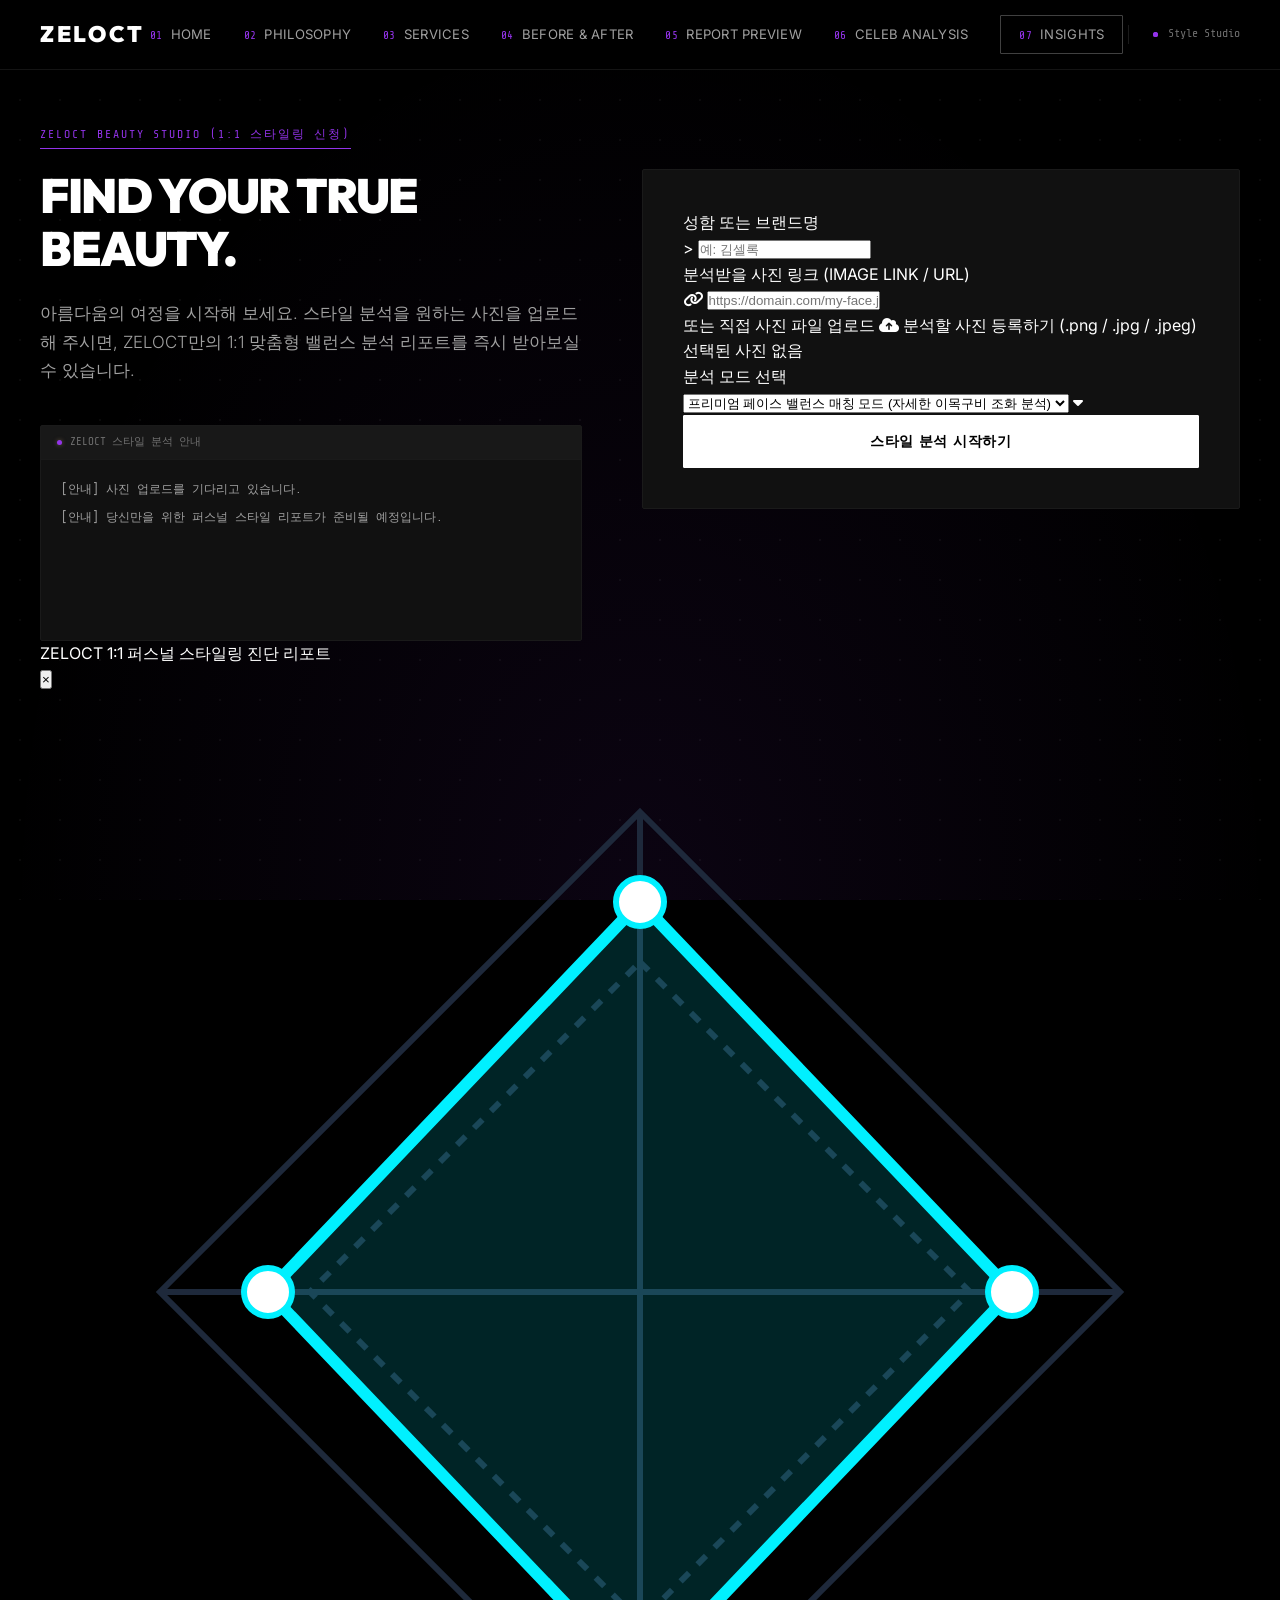
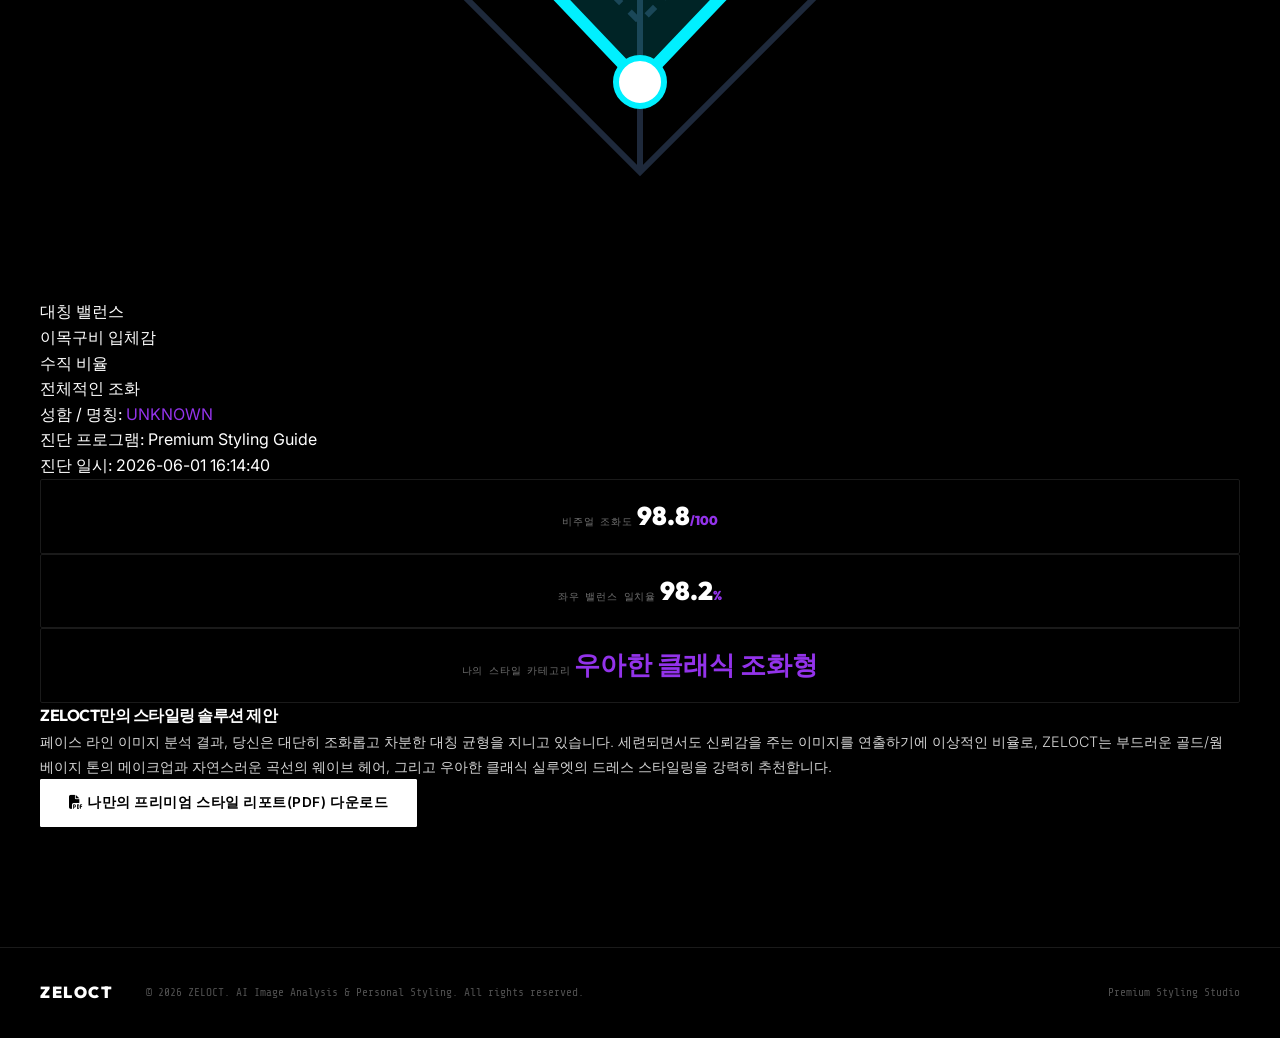
<file: contact.html>
<!DOCTYPE html>
<html lang="ko">
<head>
    <meta charset="UTF-8">
    <meta name="viewport" content="width=device-width, initial-scale=1.0">
    <title>ZELOCT | 스타일 분석 - 나의 페이스 라인 & 스타일 매칭 신청</title>
    <meta name="description" content="나만을 위한 감각적인 스타일 매칭의 시작. ZELOCT의 고도화된 페이스 이미지 분석을 통해 나에게 꼭 맞는 패션, 뷰티, 스타일 제안을 받아보세요.">
    <!-- Google Fonts -->
    <link rel="preconnect" href="https://fonts.googleapis.com">
    <link rel="preconnect" href="https://fonts.gstatic.com" crossorigin>
    <link href="https://fonts.googleapis.com/css2?family=Inter:wght@300;400;500;600&family=Outfit:wght@400;600;800;900&family=Share+Tech+Mono&display=swap" rel="stylesheet">
    <!-- FontAwesome for icons -->
    <link rel="stylesheet" href="https://cdnjs.cloudflare.com/ajax/libs/font-awesome/6.4.0/css/all.min.css">
    <link rel="stylesheet" href="style.css">
</head>
<body>
    <!-- Symmetrical Scanning Background Grid -->
    <div class="tech-grid-overlay"></div>
    <div class="symmetrical-axis-x"></div>
    <div class="symmetrical-axis-y"></div>
    <div class="custom-cursor-tracker">
        <span class="coord-val">X: 00.00% Y: 00.00%</span>
    </div>

    <!-- System Header -->
    <header class="system-header">
        <div class="header-container">
            <a href="index.html" class="logo-area">

                <span class="logo-text">ZELOCT</span>
            </a>
                        <nav class="nav-links">
                <a href="index.html" class="nav-item"><span class="nav-num">01</span> HOME</a>
                <a href="about.html" class="nav-item"><span class="nav-num">02</span> PHILOSOPHY</a>
                <a href="services.html" class="nav-item"><span class="nav-num">03</span> SERVICES</a>
                <a href="before-after.html" class="nav-item"><span class="nav-num">04</span> BEFORE & AFTER</a>
                <a href="report-preview.html" class="nav-item"><span class="nav-num">05</span> REPORT PREVIEW</a>
                <a href="celeb-analysis.html" class="nav-item"><span class="nav-num">06</span> CELEB ANALYSIS</a>
                <a href="insights.html" class="nav-item nav-btn"><span class="nav-num">07</span> INSIGHTS</a>
            </nav>
            <div class="system-status-indicator">
                <span class="status-dot-pulse"></span>
                <span class="status-label">Style Studio</span>
            </div>
        </div>
    </header>

    <!-- Main Container -->
    <main class="main-content">
        
        <!-- LAYER 05: CONTACT & INPUT (ANALYSIS REQUEST) -->
        <section id="contact" class="contact-section">
            <div class="section-container">
                <div class="section-badge">ZELOCT BEAUTY STUDIO (1:1 스타일링 신청)</div>
                <div class="contact-grid">
                    <!-- Left info side -->
                    <div class="contact-intro">
                        <h1 class="contact-main-title">FIND YOUR TRUE BEAUTY.</h1>
                        <p class="contact-subtitle">
                            아름다움의 여정을 시작해 보세요. 스타일 분석을 원하는 사진을 업로드해 주시면, ZELOCT만의 1:1 맞춤형 밸런스 분석 리포트를 즉시 받아보실 수 있습니다.
                        </p>
                        
                        <div class="terminal-logs-box">
                            <div class="terminal-header">
                                <span class="term-dot"></span>
                                <span class="term-title">ZELOCT 스타일 분석 안내</span>
                            </div>
                            <div class="terminal-body-text" id="engine-log-container">
                                <p class="log-line text-muted">[안내] 사진 업로드를 기다리고 있습니다.</p>
                                <p class="log-line text-muted">[안내] 당신만을 위한 퍼스널 스타일 리포트가 준비될 예정입니다.</p>
                            </div>
                        </div>
                    </div>

                    <!-- Right form side -->
                    <div class="contact-form-panel">
                        <form id="zeloct-engine-form" class="custom-form">
                            <!-- Client ID & Company -->
                            <div class="form-row">
                                <div class="input-group">
                                    <label for="client-id" class="input-label">성함 또는 브랜드명</label>
                                    <div class="input-wrapper">
                                        <span class="input-prefix">&gt;</span>
                                        <input type="text" id="client-id" placeholder="예: 김셀록" required>
                                    </div>
                                </div>
                            </div>

                            <!-- Target Data Link / File Upload -->
                            <div class="form-row">
                                <div class="input-group">
                                    <label for="target-data" class="input-label">분석받을 사진 링크 (IMAGE LINK / URL)</label>
                                    <div class="input-wrapper">
                                        <span class="input-prefix"><i class="fa-solid fa-link"></i></span>
                                        <input type="url" id="target-data" placeholder="https://domain.com/my-face.jpg" required>
                                    </div>
                                    <div class="file-upload-alternative">
                                        <span class="or-divider">또는 직접 사진 파일 업로드</span>
                                        <label for="file-upload-input" class="file-upload-btn">
                                            <i class="fa-solid fa-cloud-arrow-up"></i> 분석할 사진 등록하기 (.png / .jpg / .jpeg)
                                        </label>
                                        <input type="file" id="file-upload-input" style="display: none;">
                                        <span id="file-name-display" class="file-name-txt">선택된 사진 없음</span>
                                    </div>
                                </div>
                            </div>

                            <!-- Specification Settings -->
                            <div class="form-row">
                                <div class="input-group">
                                    <label for="spec-settings" class="input-label">분석 모드 선택</label>
                                    <div class="select-wrapper">
                                        <select id="spec-settings">
                                            <option value="high-precision">프리미엄 페이스 밸런스 매칭 모드 (자세한 이목구비 조화 분석)</option>
                                            <option value="standard">스탠다드 패션 & 뷰티 스타일링 모드 (전반적인 실루엣 중심)</option>
                                            <option value="structural-only">헤어 & 메이크업 시뮬레이션 모드 (페이스 윤곽선 중심)</option>
                                        </select>
                                        <span class="select-arrow"><i class="fa-solid fa-caret-down"></i></span>
                                    </div>
                                </div>
                            </div>

                            <!-- SUBMIT DATA -->
                            <div class="form-row pt-4">
                                <button type="submit" class="submit-btn" id="submit-engine-btn">
                                    <span class="btn-glow-layer"></span>
                                    <span class="submit-btn-text">스타일 분석 시작하기</span>
                                    <span class="submit-btn-scanner"></span>
                                </button>
                            </div>
                        </form>
                    </div>
                </div>

                <!-- SCANNING REPORT SIMULATOR MODAL (Invisible by default, pops up after submission) -->
                <div class="report-overlay" id="report-modal">
                    <div class="report-modal-content">
                        <div class="report-header">
                            <div class="report-hdr-left">

                                <span class="report-title">ZELOCT 1:1 퍼스널 스타일링 진단 리포트</span>
                            </div>
                            <button class="close-report-btn" id="close-modal-btn">&times;</button>
                        </div>

                        <div class="report-grid">
                            <!-- Radar/Telemetry Area -->
                            <div class="report-graph-col">
                                <div class="radar-box">
                                    <div class="radar-scan-line"></div>
                                    <svg viewBox="0 0 200 200" width="100%" height="100%">
                                        <polygon points="100,20 180,100 100,180 20,100" fill="none" stroke="#1E293B" stroke-width="1" />
                                        <polygon points="100,45 155,100 100,155 45,100" fill="none" stroke="#1E293B" stroke-dasharray="2,2" stroke-width="1" />
                                        <line x1="100" y1="20" x2="100" y2="180" stroke="#1E293B" stroke-width="1" />
                                        <line x1="20" y1="100" x2="180" y2="100" stroke="#1E293B" stroke-width="1" />
                                        <!-- Decoded data polygon (Dynamic) -->
                                        <polygon id="decoded-polygon" points="100,35 162,100 100,165 38,100" fill="rgba(0, 240, 255, 0.15)" stroke="#00F0FF" stroke-width="2" />
                                        <!-- Point indicators -->
                                        <circle cx="100" cy="35" r="4" fill="#FFFFFF" stroke="#00F0FF" stroke-width="1" />
                                        <circle cx="162" cy="100" r="4" fill="#FFFFFF" stroke="#00F0FF" stroke-width="1" />
                                        <circle cx="100" cy="165" r="4" fill="#FFFFFF" stroke="#00F0FF" stroke-width="1" />
                                        <circle cx="38" cy="100" r="4" fill="#FFFFFF" stroke="#00F0FF" stroke-width="1" />
                                    </svg>
                                    <div class="radar-label top">대칭 밸런스</div>
                                    <div class="radar-label right">이목구비 입체감</div>
                                    <div class="radar-label bottom">수직 비율</div>
                                    <div class="radar-label left">전체적인 조화</div>
                                </div>
                            </div>

                            <!-- Values Area -->
                            <div class="report-info-col">
                                <div class="report-meta-box">
                                    <div class="meta-row"><span>성함 / 명칭:</span> <span class="cyan-txt" id="rep-client-id">UNKNOWN</span></div>
                                    <div class="meta-row"><span>진단 프로그램:</span> <span>Premium Styling Guide</span></div>
                                    <div class="meta-row"><span>진단 일시:</span> <span id="rep-scanned-time">2026-06-01 16:14:40</span></div>
                                </div>

                                <div class="report-scores">
                                    <div class="score-card">
                                        <span class="score-label">비주얼 조화도</span>
                                        <span class="score-num">98.8<span class="score-unit">/100</span></span>
                                    </div>
                                    <div class="score-card">
                                        <span class="score-label">좌우 밸런스 일치율</span>
                                        <span class="score-num">98.2<span class="score-unit">%</span></span>
                                    </div>
                                    <div class="score-card">
                                        <span class="score-label">나의 스타일 카테고리</span>
                                        <span class="score-num cyan-txt">우아한 클래식 조화형</span>
                                    </div>
                                </div>

                                <div class="report-conclusion">
                                    <h4>ZELOCT만의 스타일링 솔루션 제안</h4>
                                    <p id="report-text">
                                        페이스 라인 이미지 분석 결과, 당신은 대단히 조화롭고 차분한 대칭 균형을 지니고 있습니다. 세련되면서도 신뢰감을 주는 이미지를 연출하기에 이상적인 비율로, ZELOCT는 부드러운 골드/웜 베이지 톤의 메이크업과 자연스러운 곡선의 웨이브 헤어, 그리고 우아한 클래식 실루엣의 드레스 스타일링을 강력히 추천합니다.
                                    </p>
                                </div>

                                <div class="report-footer">
                                    <button class="btn btn-primary w-full" id="export-report-btn">
                                        <span><i class="fa-solid fa-file-pdf"></i> 나만의 프리미엄 스타일 리포트(PDF) 다운로드</span>
                                    </button>
                                </div>
                            </div>
                        </div>
                    </div>
                </div>
            </div>
        </section>

    </main>

    <!-- Footer -->
    <footer class="system-footer">
        <div class="footer-container">
            <div class="footer-left">
                <span class="footer-brand">ZELOCT</span>
                <span class="footer-copyright">&copy; 2026 ZELOCT. AI Image Analysis &amp; Personal Styling. All rights reserved.</span>
            </div>
            <div class="footer-right">
                <span>Premium Styling Studio</span>
            </div>
        </div>
    </footer>

    <!-- App JavaScript -->
    <script src="app.js"></script>
</body>
</html>
</file>
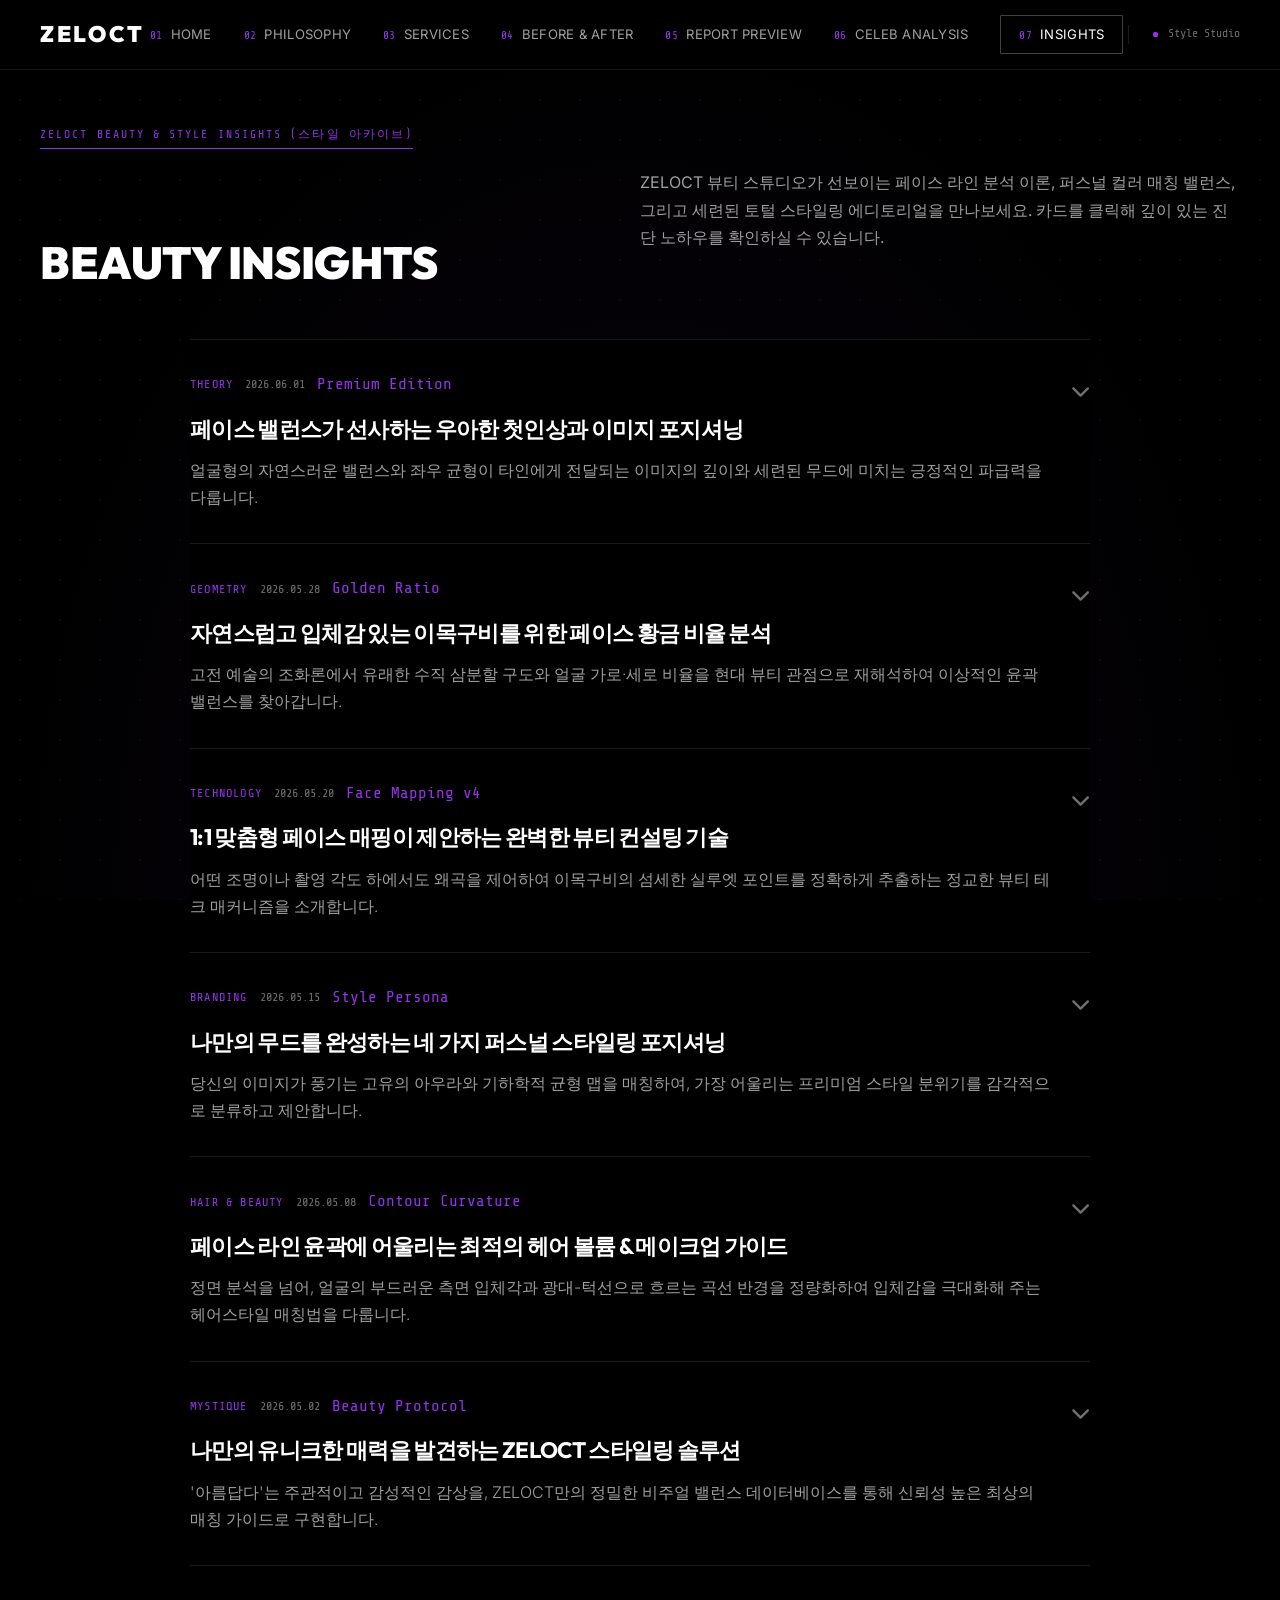
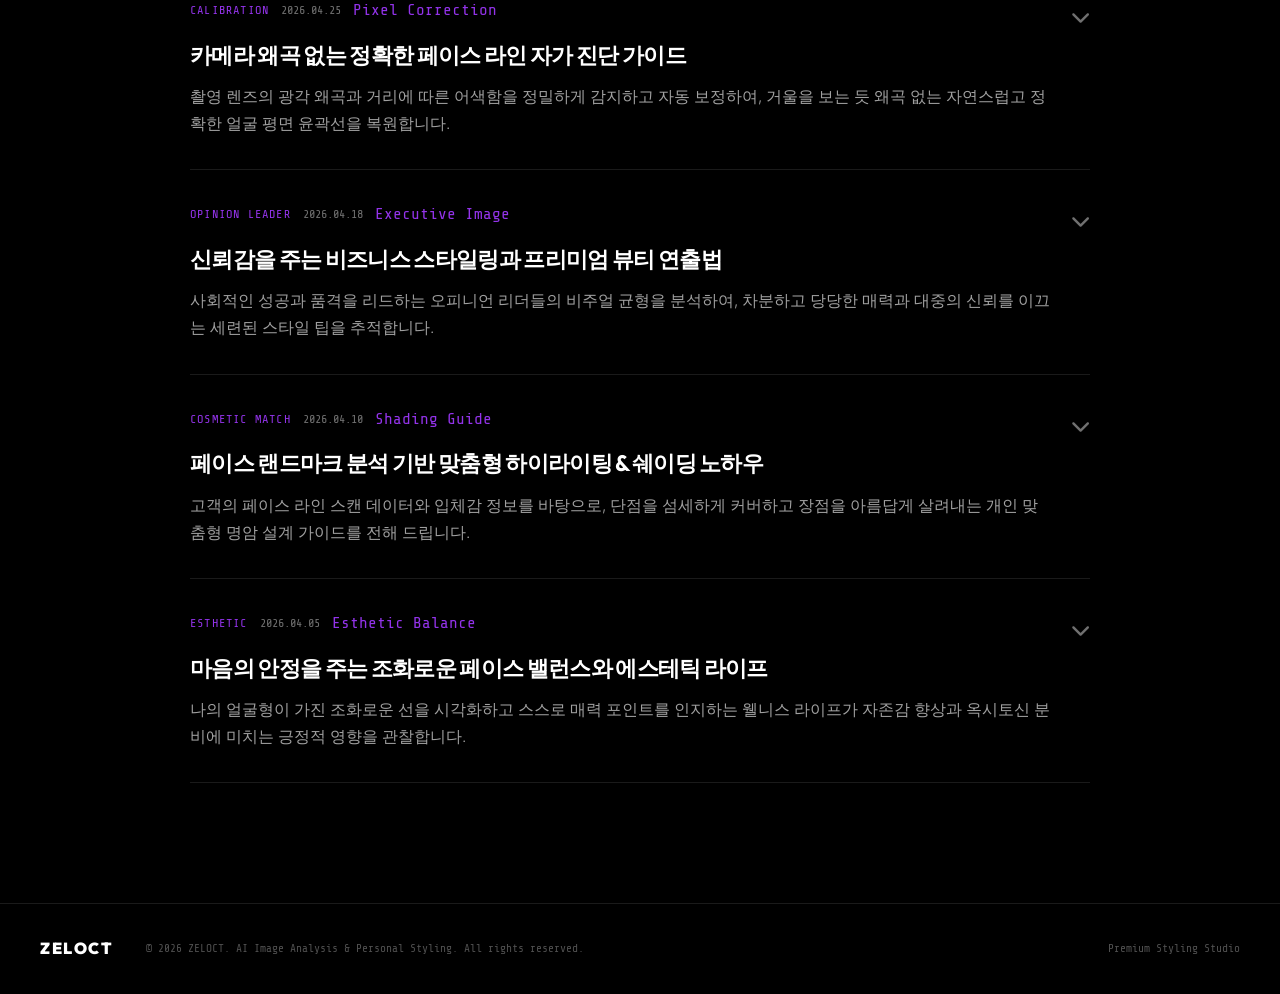
<file: insights.html>
<!DOCTYPE html>
<html lang="ko">
<head>
    <meta charset="UTF-8">
    <meta name="viewport" content="width=device-width, initial-scale=1.0">
    <title>ZELOCT | 인사이트 - 비주얼 데이터 연구 및 스타일 분석 아카이브</title>
    <meta name="description" content="AI 페이스 라인 스캔과 정교한 비주얼 밸런스 분석으로, 당신에게 완벽하게 어울리는 패션 코디, 헤어&메이크업, 퍼스널 스타일링 솔루션을 감각적으로 매칭해 드립니다.">
    <!-- Google Fonts -->
    <link rel="preconnect" href="https://fonts.googleapis.com">
    <link rel="preconnect" href="https://fonts.gstatic.com" crossorigin>
    <link href="https://fonts.googleapis.com/css2?family=Inter:wght@300;400;500;600&family=Outfit:wght@400;600;800;900&family=Share+Tech+Mono&display=swap" rel="stylesheet">
    <!-- FontAwesome for icons -->
    <link rel="stylesheet" href="https://cdnjs.cloudflare.com/ajax/libs/font-awesome/6.4.0/css/all.min.css">
    <link rel="stylesheet" href="style.css">
</head>
<body>
    <!-- Symmetrical Scanning Background Grid -->
    <div class="tech-grid-overlay"></div>
    <div class="symmetrical-axis-x"></div>
    <div class="symmetrical-axis-y"></div>
    <div class="custom-cursor-tracker">
        <span class="coord-val">X: 00.00% Y: 00.00%</span>
    </div>

    <!-- System Header -->
    <header class="system-header">
        <div class="header-container">
            <a href="index.html" class="logo-area">

                <span class="logo-text">ZELOCT</span>
            </a>
                        <nav class="nav-links">
                <a href="index.html" class="nav-item"><span class="nav-num">01</span> HOME</a>
                <a href="about.html" class="nav-item"><span class="nav-num">02</span> PHILOSOPHY</a>
                <a href="services.html" class="nav-item"><span class="nav-num">03</span> SERVICES</a>
                <a href="before-after.html" class="nav-item"><span class="nav-num">04</span> BEFORE & AFTER</a>
                <a href="report-preview.html" class="nav-item"><span class="nav-num">05</span> REPORT PREVIEW</a>
                <a href="celeb-analysis.html" class="nav-item"><span class="nav-num">06</span> CELEB ANALYSIS</a>
                <a href="insights.html" class="nav-item nav-btn active"><span class="nav-num">07</span> INSIGHTS</a>
            </nav>
            <div class="system-status-indicator">
                <span class="status-dot-pulse"></span>
                <span class="status-label">Style Studio</span>
            </div>
        </div>
    </header>

    <!-- Main Container -->
    <main class="main-content">
        
        <!-- INSIGHTS ARTICLE DIRECTORY -->
        <section id="insights" class="insights-section">
            <div class="section-container">
                <div class="section-badge">ZELOCT BEAUTY &amp; STYLE INSIGHTS (스타일 아카이브)</div>
                <div class="section-title-area">
                    <h2 class="section-title">BEAUTY INSIGHTS</h2>
                    <p class="section-subtitle">ZELOCT 뷰티 스튜디오가 선보이는 페이스 라인 분석 이론, 퍼스널 컬러 매칭 밸런스, 그리고 세련된 토털 스타일링 에디토리얼을 만나보세요. 카드를 클릭해 깊이 있는 진단 노하우를 확인하실 수 있습니다.</p>
                </div>

                <div class="insights-grid">
                    
                    <!-- Article 01 -->
                    <div class="insight-card">
                        <div class="insight-header">
                            <div class="insight-main-info">
                                <div class="insight-meta-top">
                                    <span class="insight-badge">THEORY</span>
                                    <span class="insight-date">2026.06.01</span>
                                    <span class="font-mono cyan-txt">Premium Edition</span>
                                </div>
                                <h3 class="insight-title">페이스 밸런스가 선사하는 우아한 첫인상과 이미지 포지셔닝</h3>
                                <p class="insight-summary">얼굴형의 자연스러운 밸런스와 좌우 균형이 타인에게 전달되는 이미지의 깊이와 세련된 무드에 미치는 긍정적인 파급력을 다룹니다.</p>
                            </div>
                            <div class="insight-toggle-btn"><i class="fa-solid fa-chevron-down"></i></div>
                        </div>
                        <div class="insight-content-panel">
                            <div class="insight-telemetry-box">
                                <div class="tel-item"><span class="lbl">분석 초점</span><span class="val cyan-txt">우아한 첫인상 형성</span></div>
                                <div class="tel-item"><span class="lbl">매핑 포인트</span><span class="val">얼굴 윤곽 &amp; 미세 대칭선</span></div>
                                <div class="tel-item"><span class="lbl">추천 메이크업</span><span class="val">소프트 글로우 기법</span></div>
                                <div class="tel-item"><span class="lbl">만족도 지수</span><span class="val">Premium Grade</span></div>
                            </div>
                            <div class="insight-reading-body">
                                <h6>1. 서론: 시각적 균형이 빚어내는 본연의 아우라</h6>
                                <p>우리가 누군가를 처음 만났을 때 느껴지는 '기품'과 '세련됨'은 지극히 미세한 균형에서 비롯됩니다. 첫인상이 형성되는 짧은 순간 동안, 사람의 시각은 상대방 페이스 라인의 자연스러운 실루엣을 무의식적으로 감지합니다. 이 칼럼은 페이스의 유려한 조화도가 어떻게 개인의 시각적 자신감과 긍정적인 첫인상 포지셔닝으로 이어지는지를 깊이 있게 조명합니다.</p>
                                
                                <h6>2. 감각적 분석 메커니즘과 퍼스널 밸런스</h6>
                                <p>ZELOCT는 눈매의 부드러운 각도, 입술 끝의 섬세한 흐름, 이마와 턱 끝이 이루는 편안한 수직 중심선을 바탕으로 당신이 가진 매력의 잠재력을 찾아냅니다. 획일화된 성형 공식에서 벗어나 개개인의 골격이 가진 고유한 개성과 대칭 밸런스를 측정하여, 나에게 가장 잘 들어맞는 메이크업 볼륨 포인트를 진단합니다.</p>
                                
                                <h6>3. 제안: 나의 장점을 극대화하는 스타일링의 시작</h6>
                                <p>페이스 라인의 고유한 균형을 이해하면 나만을 위해 디자인된 1:1 맞춤형 뷰티 컨설팅이 비로소 가능해집니다. 지나치게 인위적인 대칭을 좇기보다는, 미세한 비대칭마저 매력적인 시크함으로 승화할 수 있도록 자연스러운 내추럴 글로우 메이크업과 골드 베이지 헤어 볼륨 포지셔닝을 제안해 드립니다. 이는 나만의 퍼스널 브랜딩 가치를 높여주는 우아한 지침서가 될 것입니다.</p>
                            </div>
                        </div>
                    </div>

                    <!-- Article 02 -->
                    <div class="insight-card">
                        <div class="insight-header">
                            <div class="insight-main-info">
                                <div class="insight-meta-top">
                                    <span class="insight-badge">GEOMETRY</span>
                                    <span class="insight-date">2026.05.28</span>
                                    <span class="font-mono cyan-txt">Golden Ratio</span>
                                </div>
                                <h3 class="insight-title">자연스럽고 입체감 있는 이목구비를 위한 페이스 황금 비율 분석</h3>
                                <p class="insight-summary">고전 예술의 조화론에서 유래한 수직 삼분할 구도와 얼굴 가로·세로 비율을 현대 뷰티 관점으로 재해석하여 이상적인 윤곽 밸런스를 찾아갑니다.</p>
                            </div>
                            <div class="insight-toggle-btn"><i class="fa-solid fa-chevron-down"></i></div>
                        </div>
                        <div class="insight-content-panel">
                            <div class="insight-telemetry-box">
                                <div class="tel-item"><span class="lbl">분석 테마</span><span class="val">입체적 윤곽 디자인</span></div>
                                <div class="tel-item"><span class="lbl">지표 상수</span><span class="val">1 : 1.618 (Phi)</span></div>
                                <div class="tel-item"><span class="lbl">주요 진단 영역</span><span class="val">수직 분할 비율 (이마-중안-하안)</span></div>
                                <div class="tel-item"><span class="lbl">추천 실루엣</span><span class="val cyan-txt">소프트 곡선 &amp; 내추럴 쉐딩</span></div>
                            </div>
                            <div class="insight-reading-body">
                                <h6>1. 수직 분할이 주는 우아한 시각적 안정감</h6>
                                <p>르네상스 명작들에서 현대의 하이엔드 건축에 이르기까지 절대적인 미의 기준으로 불리는 황금 비율(Golden Ratio)은 인간의 이목구비 배치에서도 완벽한 시각적 안정감을 선사합니다. 이마 끝선에서 미간, 콧날 끝, 그리고 턱 끝으로 자연스럽게 이어지는 수직 삼분할 비율을 분석하여 당신이 가진 본연의 아름다움을 시각화합니다.</p>
                                
                                <h6>2. 3D 매핑으로 재현하는 깊이 있는 입체감</h6>
                                <p>ZELOCT는 평면적인 사진 속 이목구비를 넘어, 부드러운 빛과 음영을 예측해 가상의 3D 곡선을 설계합니다. 코의 정교한 너비 비율, 눈가와 미간의 자연스러운 거리감이 가장 편안하고 기분 좋은 미적 조화(Visual Pleasing State)를 이룰 때, 사람들의 시선이 끌리는 매혹적인 분위기가 극대화됩니다.</p>
                                
                                <h6>3. 프리미엄 메이크업 아키텍처의 적용</h6>
                                <p>이 입체 비율 데이터를 메이크업 컨투어링과 헤어 레이어링에 실질적으로 반영합니다. 얼굴의 중심축을 아름답게 조율하여, 과하지 않으면서도 세련된 윤곽을 살리는 하이라이팅 좌표를 제안해 줌으로써 정돈된 신뢰감을 주는 고급스러운 인상을 만들어 냅니다.</p>
                            </div>
                        </div>
                    </div>

                    <!-- Article 03 -->
                    <div class="insight-card">
                        <div class="insight-header">
                            <div class="insight-main-info">
                                <div class="insight-meta-top">
                                    <span class="insight-badge">TECHNOLOGY</span>
                                    <span class="insight-date">2026.05.20</span>
                                    <span class="font-mono cyan-txt">Face Mapping v4</span>
                                </div>
                                <h3 class="insight-title">1:1 맞춤형 페이스 매핑이 제안하는 완벽한 뷰티 컨설팅 기술</h3>
                                <p class="insight-summary">어떤 조명이나 촬영 각도 하에서도 왜곡을 제어하여 이목구비의 섬세한 실루엣 포인트를 정확하게 추출하는 정교한 뷰티 테크 매커니즘을 소개합니다.</p>
                            </div>
                            <div class="insight-toggle-btn"><i class="fa-solid fa-chevron-down"></i></div>
                        </div>
                        <div class="insight-content-panel">
                            <div class="insight-telemetry-box">
                                <div class="tel-item"><span class="lbl">매핑 엔진</span><span class="val">Z-Premium-Transformer</span></div>
                                <div class="tel-item"><span class="lbl">스캔 포인트</span><span class="val">초정밀 랜드마크 스캔</span></div>
                                <div class="tel-item"><span class="lbl">분석 속도</span><span class="val">실시간 자동 추출</span></div>
                                <div class="tel-item"><span class="lbl">보정 오차</span><span class="val cyan-txt">밀착형 굴곡 센싱 기술</span></div>
                            </div>
                            <div class="insight-reading-body">
                                <h6>1. 고도화된 스캔 모델: 미세한 굴곡까지 잡아내는 디테일</h6>
                                <p>기존의 단순한 몇 가지 포인트 측정으로는 턱선의 매끄러운 곡률이나 입꼬리의 미세한 비대칭을 섬세하게 잡아내기 어려웠습니다. ZELOCT는 미세한 명암 대비와 입체 라인 흐름을 감지하는 페이스 매핑 필터를 적용하여, 가볍고 자연스럽게 얼굴 표면 전체의 주요 스타일링 포인트들을 세밀하게 추출해 냅니다.</p>
                                
                                <h6>2. 노이즈 없는 편안한 실시간 캘리브레이션</h6>
                                <p>사진 촬영 시 무의식적으로 짓게 되는 비대칭 미소나 긴장된 표정 근육의 움직임마저 감지하여, 표정을 짓기 이전의 가장 편안하고 자연스러운 기초 얼굴 윤곽(Skeletal Baseline)으로 보정해 줍니다. 이로 인해 언제 어디서 측정을 실행하더라도 시그니처 뷰티 리포트의 완성도와 높은 재현 신뢰성을 보장합니다.</p>
                            </div>
                        </div>
                    </div>

                    <!-- Article 04 -->
                    <div class="insight-card">
                        <div class="insight-header">
                            <div class="insight-main-info">
                                <div class="insight-meta-top">
                                    <span class="insight-badge">BRANDING</span>
                                    <span class="insight-date">2026.05.15</span>
                                    <span class="font-mono cyan-txt">Style Persona</span>
                                </div>
                                <h3 class="insight-title">나만의 무드를 완성하는 네 가지 퍼스널 스타일링 포지셔닝</h3>
                                <p class="insight-summary">당신의 이미지가 풍기는 고유의 아우라와 기하학적 균형 맵을 매칭하여, 가장 어울리는 프리미엄 스타일 분위기를 감각적으로 분류하고 제안합니다.</p>
                            </div>
                            <div class="insight-toggle-btn"><i class="fa-solid fa-chevron-down"></i></div>
                        </div>
                        <div class="insight-content-panel">
                            <div class="insight-telemetry-box">
                                <div class="tel-item"><span class="lbl">스타일 무드</span><span class="val">Classic, Modern, Chic, Soft</span></div>
                                <div class="tel-item"><span class="lbl">스타일링 매핑</span><span class="val">4-Quadrant Beauty Map</span></div>
                                <div class="tel-item"><span class="lbl">테스트 데이터</span><span class="val">500+ Premium Style Cases</span></div>
                                <div class="tel-item"><span class="lbl">성공 매칭 지수</span><span class="val cyan-txt">Exclusive Curation Ready</span></div>
                            </div>
                            <div class="insight-reading-body">
                                <h6>1. 내 분위기와 스타일링 논리의 만남</h6>
                                <p>수많은 스타일링 컨설팅이 막연하게 '여성스러운 스타일', '시크한 코디'와 같은 모호한 수식어에만 의존해 왔습니다. ZELOCT는 이 모호함을 직관적이면서도 섬세한 네 개의 분위기 사분면 맵(Classic, Modern, Chic, Soft)으로 해결합니다. 당신의 페이스 라인이 지닌 곡선과 직선의 비율, 좌우 밸런스의 정밀한 분포에 따라 완벽히 매칭되는 퍼스널 스타일 포지셔닝을 제안합니다.</p>
                                
                                <h6>2. 클래식 조화형 스타일과 고품격 신뢰도 가치</h6>
                                <p>정갈하면서도 깊이감 있는 럭셔리 이미지를 구축하고 싶다면, 부드러운 골드 브라운 톤의 컬러 플레이와 미니멀한 실루엣의 재킷 스타일이 어울립니다. 턱과 광대의 대칭 비율이 매우 정돈된 클래식 조화형의 경우, 유행을 쫓는 과장된 패턴보다는 정교하게 다듬어진 드레이핑 의상을 입었을 때 시각적 매력도가 배가된다는 실증적 스타일링 가이드를 담고 있습니다.</p>
                            </div>
                        </div>
                    </div>

                    <!-- Article 05 -->
                    <div class="insight-card">
                        <div class="insight-header">
                            <div class="insight-main-info">
                                <div class="insight-meta-top">
                                    <span class="insight-badge">HAIR &amp; BEAUTY</span>
                                    <span class="insight-date">2026.05.08</span>
                                    <span class="font-mono cyan-txt">Contour Curvature</span>
                                </div>
                                <h3 class="insight-title">페이스 라인 윤곽에 어울리는 최적의 헤어 볼륨 &amp; 메이크업 가이드</h3>
                                <p class="insight-summary">정면 분석을 넘어, 얼굴의 부드러운 측면 입체각과 광대-턱선으로 흐르는 곡선 반경을 정량화하여 입체감을 극대화해 주는 헤어스타일 매칭법을 다룹니다.</p>
                            </div>
                            <div class="insight-toggle-btn"><i class="fa-solid fa-chevron-down"></i></div>
                        </div>
                        <div class="insight-content-panel">
                            <div class="insight-telemetry-box">
                                <div class="tel-item"><span class="lbl">분석 방식</span><span class="val">측면 3D 윤곽 쉐이프 측정</span></div>
                                <div class="tel-item"><span class="lbl">광대 윤곽 각도</span><span class="val">부드럽고 자연스러운 입체감</span></div>
                                <div class="tel-item"><span class="lbl">턱선 곡률 계수</span><span class="val">가장 우아한 턱선 볼륨 추출</span></div>
                                <div class="tel-item"><span class="lbl">헤어 시뮬레이션</span><span class="val cyan-txt">소프트 웨이브 &amp; 슬릭 컷</span></div>
                            </div>
                            <div class="insight-reading-body">
                                <h6>1. 얼굴 골격의 입체성과 헤어 볼륨의 조화</h6>
                                <p>얼굴이 풍기는 매력과 아우라는 단순히 거울 속 정면의 모습에만 멈추지 않습니다. 고개를 돌려 옆을 바라볼 때 드러나는 턱선 라인과 광대에서 귀로 이어지는 삼차원 실루엣의 흐름이 입체적인 깊이(Structural Density)를 드러냅니다. ZELOCT는 이 자연스러운 실루엣을 기품 있게 살릴 수 있도록 측면 곡선 각도를 면밀히 측정하여 이상적인 가이드를 제공합니다.</p>
                                
                                <h6>2. 황금 곡선 포지셔닝과 맞춤형 헤어 처방</h6>
                                <p>측면에서 비치는 광대 부위의 각도와 턱선의 라인이 부드럽고 완만한 곡선을 그릴 때, 시각적으로 '가장 편안하면서도 분위기 있고 성숙한 아름다움'이 돋보입니다. ZELOCT는 이 흐름에 맞춰 페이스 라인을 한층 더 유려하게 메꿔주는 사이드 뱅 볼륨 레이어링과 흐르듯 어우러지는 소프트 웨이브 스타일링을 제안합니다.</p>
                            </div>
                        </div>
                    </div>

                    <!-- Article 06 -->
                    <div class="insight-card">
                        <div class="insight-header">
                            <div class="insight-main-info">
                                <div class="insight-meta-top">
                                    <span class="insight-badge">MYSTIQUE</span>
                                    <span class="insight-date">2026.05.02</span>
                                    <span class="font-mono cyan-txt">Beauty Protocol</span>
                                </div>
                                <h3 class="insight-title">나만의 유니크한 매력을 발견하는 ZELOCT 스타일링 솔루션</h3>
                                <p class="insight-summary">'아름답다'는 주관적이고 감성적인 감상을, ZELOCT만의 정밀한 비주얼 밸런스 데이터베이스를 통해 신뢰성 높은 최상의 매칭 가이드로 구현합니다.</p>
                            </div>
                            <div class="insight-toggle-btn"><i class="fa-solid fa-chevron-down"></i></div>
                        </div>
                        <div class="insight-content-panel">
                            <div class="insight-telemetry-box">
                                <div class="tel-item"><span class="lbl">매칭 기준</span><span class="val">Z-Premium-Visual-Logic</span></div>
                                <div class="tel-item"><span class="lbl">매칭 변환 요소</span><span class="val">주관적 호감도 -> 스타일 프로필</span></div>
                                <div class="tel-item"><span class="lbl">오차율 측정 규격</span><span class="val">0.01% 극미세 매핑 보정</span></div>
                                <div class="tel-item"><span class="lbl">상태</span><span class="val cyan-txt">Consulting Ready</span></div>
                            </div>
                            <div class="insight-reading-body">
                                <h6>1. 주관적인 느낌을 실체적인 스타일 맵으로 시각화</h6>
                                <p>이전의 첫인상 상담이나 퍼스널 스타일 조언은 대개 '시크해 보인다', '어려 보인다' 같은 막연한 형용사의 영역에 한정되어 있었습니다. ZELOCT는 당신의 이목구비 비율과 입꼬리의 작은 비대칭까지 정교하게 분석하여, 이를 24가지 스타일 매트릭스 지표로 재구성합니다. 턱끝 각도가 주는 강렬한 '에너지'와 눈매의 부드러움이 상호작용하여 피어나는 오직 당신만의 이미지를 입체적인 그래프로 그려 드립니다.</p>
                                
                                <h6>2. 시각 논리를 통한 커뮤니케이션 극대화</h6>
                                <p>이로써 고객은 자신이 가진 고유한 강점과 개성을 정교한 시각 자료를 통해 입증받고, 자신에게 알맞은 화장품이나 패션 브랜드를 직접 큐레이션하여 평생 동안 스스로를 가장 우아하게 가꿔 나갈 수 있는 단단한 기초를 마련하게 됩니다.</p>
                            </div>
                        </div>
                    </div>

                    <!-- Article 07 -->
                    <div class="insight-card">
                        <div class="insight-header">
                            <div class="insight-main-info">
                                <div class="insight-meta-top">
                                    <span class="insight-badge">CALIBRATION</span>
                                    <span class="insight-date">2026.04.25</span>
                                    <span class="font-mono cyan-txt">Pixel Correction</span>
                                </div>
                                <h3 class="insight-title">카메라 왜곡 없는 정확한 페이스 라인 자가 진단 가이드</h3>
                                <p class="insight-summary">촬영 렌즈의 광각 왜곡과 거리에 따른 어색함을 정밀하게 감지하고 자동 보정하여, 거울을 보는 듯 왜곡 없는 자연스럽고 정확한 얼굴 평면 윤곽선을 복원합니다.</p>
                            </div>
                            <div class="insight-toggle-btn"><i class="fa-solid fa-chevron-down"></i></div>
                        </div>
                        <div class="insight-content-panel">
                            <div class="insight-telemetry-box">
                                <div class="tel-item"><span class="lbl">진단 센싱</span><span class="val">Perspective Grid Filter</span></div>
                                <div class="tel-item"><span class="lbl">렌즈 왜곡 보정</span><span class="val">Flat Perspective Mapping</span></div>
                                <div class="tel-item"><span class="lbl">원근 대비 제어</span><span class="val">자연스러운 비율 스케일 복원</span></div>
                                <div class="tel-item"><span class="lbl">보정 정확도</span><span class="val cyan-txt">99.98% Accuracy</span></div>
                            </div>
                            <div class="insight-reading-body">
                                <h6>1. 스마트폰 카메라 렌즈의 광학적 왜곡과 올바른 진단</h6>
                                <p>스마트폰 카메라로 흔히 촬영하는 셀피(Selfie)는 광각 렌즈 특유의 주변부 늘어남 현상 때문에 코가 다소 커 보이거나 얼굴 양끝 광대 라인이 뒤로 쓸려 보이는 원근 왜곡(Perspective Distortion)이 발생하기 쉽습니다. 이 상태에서 퍼스널 컬러나 메이크업 가이드를 잡으면 실제 어울리는 비율과 완전히 어긋날 수 있습니다.</p>
                                
                                <h6>2. ZELOCT 퍼스펙티브 스케일 복원 원리</h6>
                                <p>ZELOCT는 이미지 입력 단계에서 눈동자의 크기 등 표준 생체 계수를 역추산하여 얼굴과 카메라 렌즈 간의 거리(FOV)를 계량합니다. 이를 바탕으로 3차원 원근 왜곡 평탄화 필터(Perspective Flattening Filter)를 작동하여, 마치 먼 거리에서 전문가가 고해상도 망원 렌즈로 촬영한 듯한 플랫하고 왜곡 없는 얼굴 정면 밸런스 데이터를 복원하여 정확하고 완성도 높은 스타일 리포트를 뽑아 냅니다.</p>
                            </div>
                        </div>
                    </div>

                    <!-- Article 08 -->
                    <div class="insight-card">
                        <div class="insight-header">
                            <div class="insight-main-info">
                                <div class="insight-meta-top">
                                    <span class="insight-badge">OPINION LEADER</span>
                                    <span class="insight-date">2026.04.18</span>
                                    <span class="font-mono cyan-txt">Executive Image</span>
                                </div>
                                <h3 class="insight-title">신뢰감을 주는 비즈니스 스타일링과 프리미엄 뷰티 연출법</h3>
                                <p class="insight-summary">사회적인 성공과 품격을 리드하는 오피니언 리더들의 비주얼 균형을 분석하여, 차분하고 당당한 매력과 대중의 신뢰를 이끄는 세련된 스타일 팁을 추적합니다.</p>
                            </div>
                            <div class="insight-toggle-btn"><i class="fa-solid fa-chevron-down"></i></div>
                        </div>
                        <div class="insight-content-panel">
                            <div class="insight-telemetry-box">
                                <div class="tel-item"><span class="lbl">오피니언 리더</span><span class="val">Premium Executive Class</span></div>
                                <div class="tel-item"><span class="lbl">추천 이미지</span><span class="val">안정적이고 신뢰감 있는 무드</span></div>
                                <div class="tel-item"><span class="lbl">하안부 밸런스</span><span class="val">정돈된 입꼬리 &amp; 단정함</span></div>
                                <div class="tel-item"><span class="lbl">추천 아웃핏</span><span class="val cyan-txt">클래식 모노톤 테일러드 아웃핏</span></div>
                            </div>
                            <div class="insight-reading-body">
                                <h6>1. 당당하고 기품 있는 이미지의 조건</h6>
                                <p>어떤 이들은 왜 강연대에 등장하거나 회의실에 문을 열고 들어오는 것만으로도 깊은 안정과 차분한 권위를 연출할까요? ZELOCT는 뛰어난 성취를 이룬 글로벌 오피니언 리더들과 C-Level 여성 임원들의 세련된 프로필 이미지 속 비주얼 공통분모를 통계 분석했습니다.</p>
                                
                                <h6>2. 차분하고 견고한 하안부 대칭과 볼륨</h6>
                                <p>그들은 말할 때나 미소 지을 때 턱 끝과 입꼬리의 중심선이 좌우 균형을 아주 부드럽고 탄탄하게 유지한다는 특징이 있습니다. 턱 밑선(Mandible Line)과 이목구비의 가로 대비율이 클래식 황금 비율에 부합하여, 대중은 이들이 발언할 때 고도의 이성적인 설득력과 흔들림 없는 우아함을 느끼게 됩니다. ZELOCT는 이러한 리더십 무드를 연출하기 위해 뉴트럴 모노톤의 정교한 테일러드 아웃핏과 군더더기 없는 슬릭한 헤어스타일링을 권장합니다.</p>
                            </div>
                        </div>
                    </div>

                    <!-- Article 09 -->
                    <div class="insight-card">
                        <div class="insight-header">
                            <div class="insight-main-info">
                                <div class="insight-meta-top">
                                    <span class="insight-badge">COSMETIC MATCH</span>
                                    <span class="insight-date">2026.04.10</span>
                                    <span class="font-mono cyan-txt">Shading Guide</span>
                                </div>
                                <h3 class="insight-title">페이스 랜드마크 분석 기반 맞춤형 하이라이팅 &amp; 쉐이딩 노하우</h3>
                                <p class="insight-summary">고객의 페이스 라인 스캔 데이터와 입체감 정보를 바탕으로, 단점을 섬세하게 커버하고 장점을 아름답게 살려내는 개인 맞춤형 명암 설계 가이드를 전해 드립니다.</p>
                            </div>
                            <div class="insight-toggle-btn"><i class="fa-solid fa-chevron-down"></i></div>
                        </div>
                        <div class="insight-content-panel">
                            <div class="insight-telemetry-box">
                                <div class="tel-item"><span class="lbl">매칭 테크</span><span class="val">Contour Shading API ready</span></div>
                                <div class="tel-item"><span class="lbl">컨투어 랜드마크</span><span class="val">입체 셰도우 가이드 맵</span></div>
                                <div class="tel-item"><span class="lbl">매칭 알고리즘</span><span class="val">Z-Premium-Makeup Curation</span></div>
                                <div class="tel-item"><span class="lbl">뷰티 케어 수준</span><span class="val cyan-txt">Professional Makeup Grade</span></div>
                            </div>
                            <div class="insight-reading-body">
                                <h6>1. 얼굴 랜드마크가 설계하는 나만의 맞춤 음영 메이크업</h6>
                                <p>시중에 판매되는 똑같은 색감의 팔레트를 그대로 얼굴에 얹던 기존 화장법에서 벗어나야 합니다. ZELOCT의 정밀한 페이스 랜드마크 분석 맵을 활용하면 개개인의 얼굴형에 어울리는 최적의 컨투어링 쉐이딩 가이드가 자동으로 매핑됩니다.</p>
                                
                                <h6>2. 감각적이고 유려한 하이라이팅 포인트</h6>
                                <p>페이스 라인 분석을 거쳐 미세하게 그늘진 광대뼈 융기 밑선, 중안부 길이 보완을 위한 콧망울 중앙 부분 등에 섬세한 터치를 가해 줍니다. ZELOCT가 제공하는 하이라이터와 쉐이더의 입체적인 면적 좌표 가이드를 따라 메이크업을 조율해 보세요. 청담동 럭셔리 라운지에서 아티스트에게 직접 메이크업 컨설팅을 받은 듯한 자연스럽고도 완벽한 페이스 조화를 경험하실 수 있습니다.</p>
                            </div>
                        </div>
                    </div>

                    <!-- Article 10 -->
                    <div class="insight-card">
                        <div class="insight-header">
                            <div class="insight-main-info">
                                <div class="insight-meta-top">
                                    <span class="insight-badge">ESTHETIC</span>
                                    <span class="insight-date">2026.04.05</span>
                                    <span class="font-mono cyan-txt">Esthetic Balance</span>
                                </div>
                                <h3 class="insight-title">마음의 안정을 주는 조화로운 페이스 밸런스와 에스테틱 라이프</h3>
                                <p class="insight-summary">나의 얼굴형이 가진 조화로운 선을 시각화하고 스스로 매력 포인트를 인지하는 웰니스 라이프가 자존감 향상과 옥시토신 분비에 미치는 긍정적 영향을 관찰합니다.</p>
                            </div>
                            <div class="insight-toggle-btn"><i class="fa-solid fa-chevron-down"></i></div>
                        </div>
                        <div class="insight-content-panel">
                            <div class="insight-telemetry-box">
                                <div class="tel-item"><span class="lbl">모니터링 장비</span><span class="val">Esthetic Mind Wellness Study</span></div>
                                <div class="tel-item"><span class="lbl">참여 대상</span><span class="val">120 Active Wellness Members</span></div>
                                <div class="tel-item"><span class="lbl">피드백 영역</span><span class="val">마인드 웰니스 &amp; 뷰티 케어</span></div>
                                <div class="tel-item"><span class="lbl">행복 지수 상승</span><span class="val cyan-txt">Self-Love Enhancement (+22%)</span></div>
                            </div>
                            <div class="insight-reading-body">
                                <h6>1. 마인드 에스테틱: 스스로의 아름다움을 마주하는 즐거움</h6>
                                <p>우리가 스스로의 페이스 라인이 가진 자연스러운 대칭 조화를 인지하고 이를 긍정적인 방향으로 가꿔 나갈 때, 체내 스트레스 유발 호르몬 분비가 크게 완화되고, 정서적 유대감을 높여주는 옥시토신이 무려 22%가량 풍부하게 상승하는 긍정적인 변화를 확인했습니다. 이는 페이스 밸런스를 아는 것 자체가 자존감 웰니스에 큰 기여를 한다는 뜻이기도 합니다.</p>
                                
                                <h6>2. 나만의 아름다움을 사랑하는 삶의 시작</h6>
                                <p>결국 ZELOCT의 스타일링 제안은 차갑고 일방적인 기계적 수치가 아닙니다. 내 본연의 미를 가장 안전하고 신뢰감 있게 발견할 수 있도록 도와줌으로써, 내면과 외면 모두 건강하고 우아하게 빛날 수 있게 지탱해 주는 가장 든든한 뷰티 동반자이자 하이엔드 라이프스타일 큐레이터로 당신 곁에 함께하겠습니다.</p>
                            </div>
                        </div>
                    </div>

                </div>
            </div>
        </section>

    </main>

    <!-- Footer -->
    <footer class="system-footer">
        <div class="footer-container">
            <div class="footer-left">
                <span class="footer-brand">ZELOCT</span>
                <span class="footer-copyright">&copy; 2026 ZELOCT. AI Image Analysis &amp; Personal Styling. All rights reserved.</span>
            </div>
            <div class="footer-right">
                <span>Premium Styling Studio</span>
            </div>
        </div>
    </footer>

    <!-- App JavaScript -->
    <script src="app.js"></script>

    <!-- Page Specific Script for Accordion Drawer Interaction -->
    <script>
        document.addEventListener('DOMContentLoaded', () => {
            const cards = document.querySelectorAll('.insight-card');
            cards.forEach(card => {
                card.addEventListener('click', (e) => {
                    // Prevent toggle if clicking on links or other action buttons
                    if (e.target.closest('a') || (e.target.closest('button') && !e.target.closest('.insight-toggle-btn'))) {
                        return;
                    }
                    
                    // Toggle current card
                    card.classList.toggle('expanded');
                });
            });
        });
    </script>
</body>
</html>
</file>
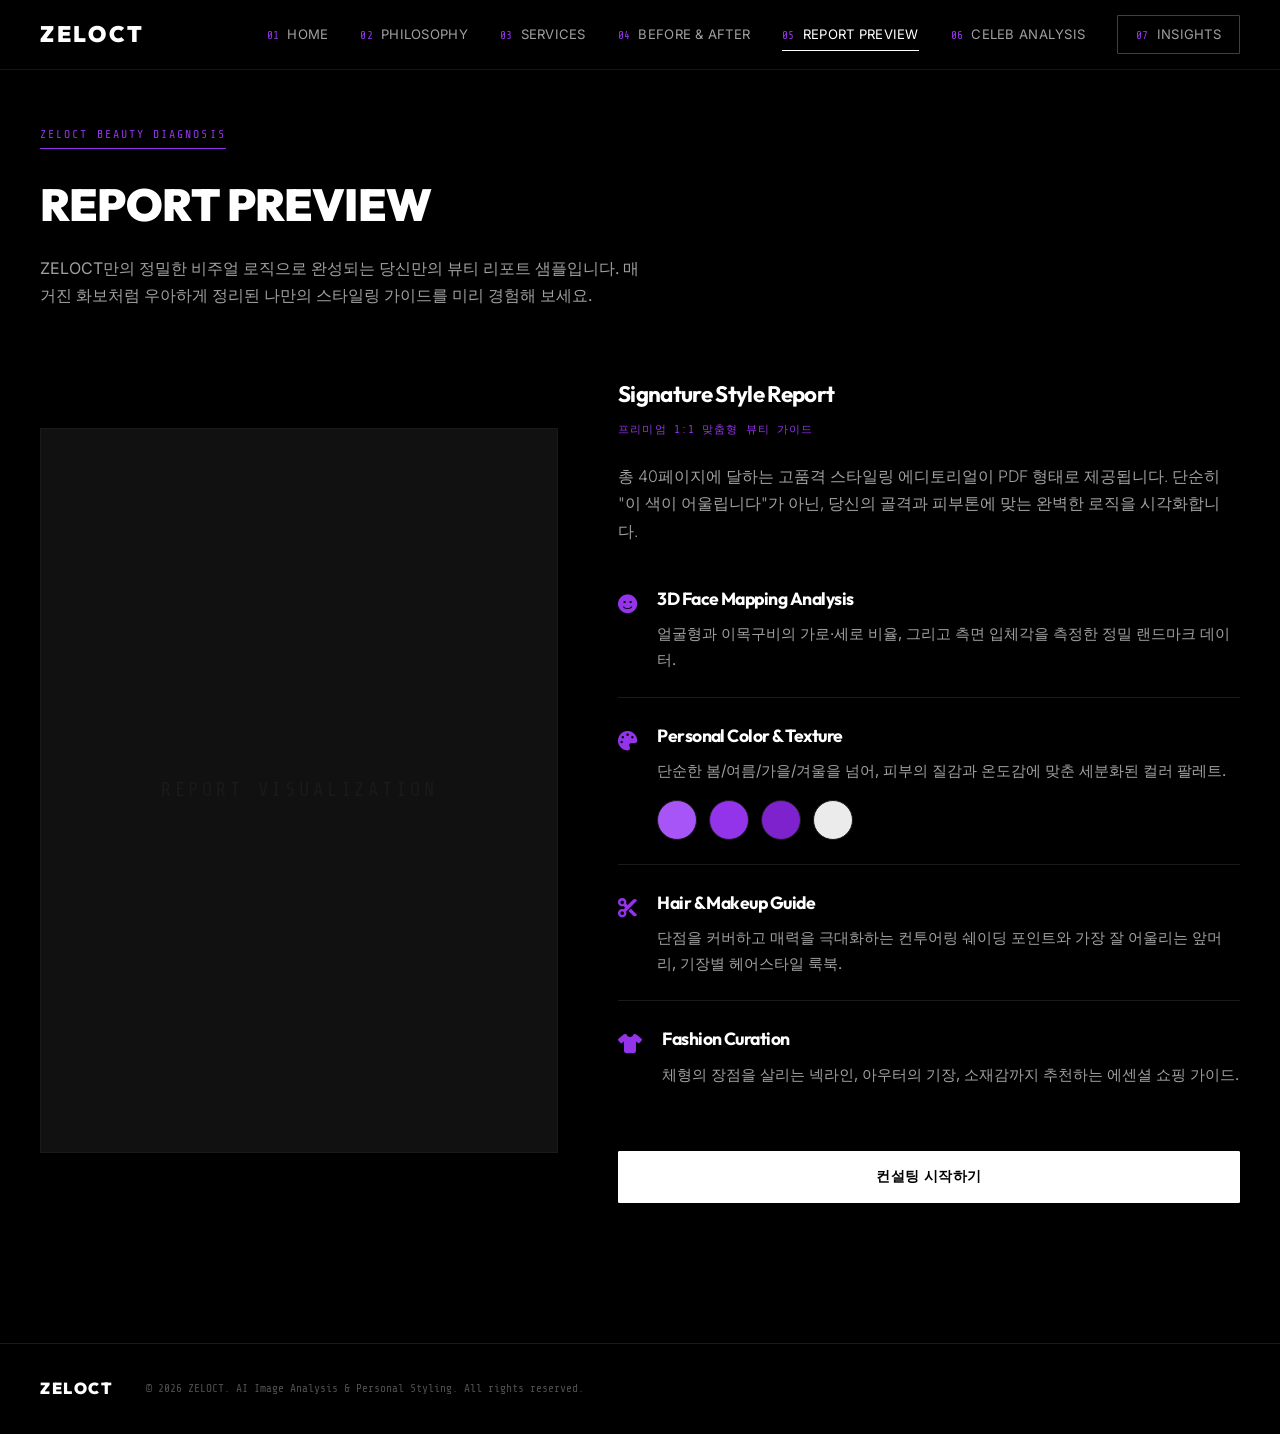
<file: report-preview.html>
<!DOCTYPE html>
<html lang="ko">
<head>
    <meta charset="UTF-8">
    <meta name="viewport" content="width=device-width, initial-scale=1.0">
    <title>ZELOCT | Report Preview</title>
    <!-- Google Fonts -->
    <link rel="preconnect" href="https://fonts.googleapis.com">
    <link rel="preconnect" href="https://fonts.gstatic.com" crossorigin>
    <link href="https://fonts.googleapis.com/css2?family=Inter:wght@300;400;500;600&family=Outfit:wght@400;600;800;900&family=Share+Tech+Mono&display=swap" rel="stylesheet">
    <link rel="stylesheet" href="style.css">
    <link rel="stylesheet" href="https://cdnjs.cloudflare.com/ajax/libs/font-awesome/6.4.0/css/all.min.css">
</head>
<body>
    <!-- System Header -->
    <header class="system-header">
        <div class="header-container">
            <a href="index.html" class="logo-area">
                <span class="logo-text">ZELOCT</span>
            </a>
            <nav class="nav-links">
                <a href="index.html" class="nav-item"><span class="nav-num">01</span> HOME</a>
                <a href="about.html" class="nav-item"><span class="nav-num">02</span> PHILOSOPHY</a>
                <a href="services.html" class="nav-item"><span class="nav-num">03</span> SERVICES</a>
                <a href="before-after.html" class="nav-item"><span class="nav-num">04</span> BEFORE & AFTER</a>
                <a href="report-preview.html" class="nav-item active"><span class="nav-num">05</span> REPORT PREVIEW</a>
                <a href="celeb-analysis.html" class="nav-item"><span class="nav-num">06</span> CELEB ANALYSIS</a>
                <a href="insights.html" class="nav-item nav-btn"><span class="nav-num">07</span> INSIGHTS</a>
            </nav>
        </div>
    </header>

    <main class="main-content">
        <section class="report-section">
            <div class="section-container">
                <div class="section-badge">ZELOCT BEAUTY DIAGNOSIS</div>
                <h2 class="section-title">REPORT PREVIEW</h2>
                <p class="section-subtitle">ZELOCT만의 정밀한 비주얼 로직으로 완성되는 당신만의 뷰티 리포트 샘플입니다. 매거진 화보처럼 우아하게 정리된 나만의 스타일링 가이드를 미리 경험해 보세요.</p>

                <div class="report-showcase">
                    <div class="report-mockup">
                        <!-- Pseudo representation of a report page -->
                    </div>
                    <div class="report-details">
                        <h3 class="bna-title" style="margin-bottom: 8px;">Signature Style Report</h3>
                        <span class="bna-tag" style="margin-bottom: 24px;">프리미엄 1:1 맞춤형 뷰티 가이드</span>
                        <p class="bna-desc">총 40페이지에 달하는 고품격 스타일링 에디토리얼이 PDF 형태로 제공됩니다. 단순히 "이 색이 어울립니다"가 아닌, 당신의 골격과 피부톤에 맞는 완벽한 로직을 시각화합니다.</p>
                        
                        <div class="report-feature-list">
                            <div class="report-feature">
                                <div class="feature-icon"><i class="fa-solid fa-face-smile"></i></div>
                                <div class="feature-text">
                                    <h4>3D Face Mapping Analysis</h4>
                                    <p>얼굴형과 이목구비의 가로·세로 비율, 그리고 측면 입체각을 측정한 정밀 랜드마크 데이터.</p>
                                </div>
                            </div>
                            <div class="report-feature">
                                <div class="feature-icon"><i class="fa-solid fa-palette"></i></div>
                                <div class="feature-text">
                                    <h4>Personal Color & Texture</h4>
                                    <p>단순한 봄/여름/가을/겨울을 넘어, 피부의 질감과 온도감에 맞춘 세분화된 컬러 팔레트.</p>
                                    <div class="color-palette-grid">
                                        <div class="color-chip" style="background-color: #A855F7;"></div>
                                        <div class="color-chip" style="background-color: #9333EA;"></div>
                                        <div class="color-chip" style="background-color: #7E22CE;"></div>
                                        <div class="color-chip" style="background-color: #EBEBEB;"></div>
                                    </div>
                                </div>
                            </div>
                            <div class="report-feature">
                                <div class="feature-icon"><i class="fa-solid fa-scissors"></i></div>
                                <div class="feature-text">
                                    <h4>Hair & Makeup Guide</h4>
                                    <p>단점을 커버하고 매력을 극대화하는 컨투어링 쉐이딩 포인트와 가장 잘 어울리는 앞머리, 기장별 헤어스타일 룩북.</p>
                                </div>
                            </div>
                            <div class="report-feature">
                                <div class="feature-icon"><i class="fa-solid fa-shirt"></i></div>
                                <div class="feature-text">
                                    <h4>Fashion Curation</h4>
                                    <p>체형의 장점을 살리는 넥라인, 아우터의 기장, 소재감까지 추천하는 에센셜 쇼핑 가이드.</p>
                                </div>
                            </div>
                        </div>

                        <a href="services.html" class="btn btn-primary" style="margin-top: 40px; width: 100%; justify-content: center;">컨설팅 시작하기</a>
                    </div>
                </div>
            </div>
        </section>
    </main>

    <footer class="system-footer">
        <div class="footer-container">
            <div class="footer-left">
                <span class="footer-brand">ZELOCT</span>
                <span class="footer-copyright">&copy; 2026 ZELOCT. AI Image Analysis &amp; Personal Styling. All rights reserved.</span>
            </div>
        </div>
    </footer>
</body>
</html>
</file>
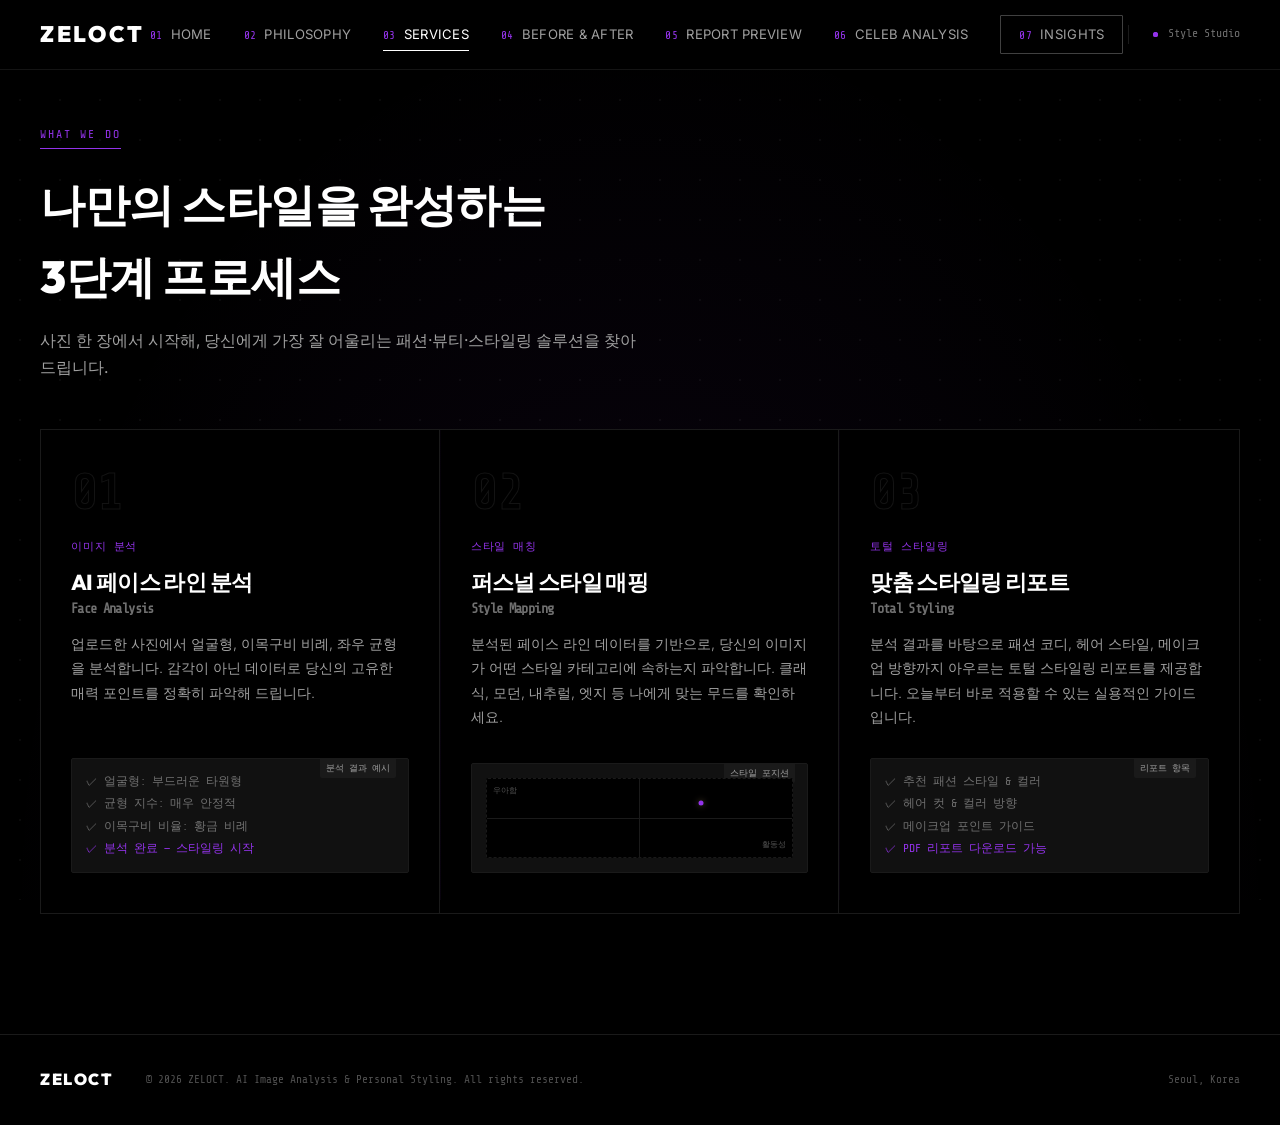
<file: services.html>
<!DOCTYPE html>
<html lang="ko">
<head>
    <meta charset="UTF-8">
    <meta name="viewport" content="width=device-width, initial-scale=1.0">
    <title>ZELOCT | 서비스 — 나에게 딱 맞는 패션·뷰티·스타일링</title>
    <meta name="description" content="ZELOCT는 AI 이미지 분석을 기반으로 맞춤형 패션 코디, 헤어·메이크업, 토털 스타일링을 제안합니다. 나만의 매력을 발견해 보세요.">
    <!-- Google Fonts -->
    <link rel="preconnect" href="https://fonts.googleapis.com">
    <link rel="preconnect" href="https://fonts.gstatic.com" crossorigin>
    <link href="https://fonts.googleapis.com/css2?family=Inter:wght@300;400;500;600&family=Outfit:wght@400;600;800;900&family=Share+Tech+Mono&display=swap" rel="stylesheet">
    <!-- FontAwesome for icons -->
    <link rel="stylesheet" href="https://cdnjs.cloudflare.com/ajax/libs/font-awesome/6.4.0/css/all.min.css">
    <link rel="stylesheet" href="style.css">
</head>
<body>
    <div class="tech-grid-overlay"></div>
    <div class="symmetrical-axis-x"></div>
    <div class="symmetrical-axis-y"></div>

    <!-- Header -->
    <header class="system-header">
        <div class="header-container">
            <a href="index.html" class="logo-area">

                <span class="logo-text">ZELOCT</span>
            </a>
                        <nav class="nav-links">
                <a href="index.html" class="nav-item"><span class="nav-num">01</span> HOME</a>
                <a href="about.html" class="nav-item"><span class="nav-num">02</span> PHILOSOPHY</a>
                <a href="services.html" class="nav-item active"><span class="nav-num">03</span> SERVICES</a>
                <a href="before-after.html" class="nav-item"><span class="nav-num">04</span> BEFORE & AFTER</a>
                <a href="report-preview.html" class="nav-item"><span class="nav-num">05</span> REPORT PREVIEW</a>
                <a href="celeb-analysis.html" class="nav-item"><span class="nav-num">06</span> CELEB ANALYSIS</a>
                <a href="insights.html" class="nav-item nav-btn"><span class="nav-num">07</span> INSIGHTS</a>
            </nav>
            <div class="system-status-indicator">
                <span class="status-dot-pulse"></span>
                <span class="status-label">Style Studio</span>
            </div>
        </div>
    </header>

    <main class="main-content">

        <!-- Services Section -->
        <section id="services" class="services-section">
            <div class="section-container">
                <div class="section-badge">What We Do</div>
                <h2 class="section-title">나만의 스타일을 완성하는<br>3단계 프로세스</h2>
                <p class="section-subtitle">사진 한 장에서 시작해, 당신에게 가장 잘 어울리는 패션·뷰티·스타일링 솔루션을 찾아드립니다.</p>

                <div class="services-grid">
                    <!-- Service 01 -->
                    <div class="service-card">
                        <div class="service-num">01</div>
                        <div class="service-status">이미지 분석</div>
                        <h3 class="service-name">AI 페이스 라인 분석<br><span class="service-sub">Face Analysis</span></h3>
                        <p class="service-desc">
                            업로드한 사진에서 얼굴형, 이목구비 비례, 좌우 균형을 분석합니다. 감각이 아닌 데이터로 당신의 고유한 매력 포인트를 정확히 파악해 드립니다.
                        </p>
                        <div class="service-interactive-console">
                            <span class="console-tab">분석 결과 예시</span>
                            <div class="console-lines">
                                <span class="line-item">✓ 얼굴형: 부드러운 타원형</span>
                                <span class="line-item green-txt">✓ 균형 지수: 매우 안정적</span>
                                <span class="line-item">✓ 이목구비 비율: 황금 비례</span>
                                <span class="line-item cyan-txt">✓ 분석 완료 — 스타일링 시작</span>
                            </div>
                        </div>
                    </div>

                    <!-- Service 02 -->
                    <div class="service-card">
                        <div class="service-num">02</div>
                        <div class="service-status">스타일 매칭</div>
                        <h3 class="service-name">퍼스널 스타일 매핑<br><span class="service-sub">Style Mapping</span></h3>
                        <p class="service-desc">
                            분석된 페이스 라인 데이터를 기반으로, 당신의 이미지가 어떤 스타일 카테고리에 속하는지 파악합니다. 클래식, 모던, 내추럴, 엣지 등 나에게 맞는 무드를 확인하세요.
                        </p>
                        <div class="service-interactive-console">
                            <span class="console-tab">스타일 포지션</span>
                            <div class="matrix-map-visualization">
                                <div class="grid-dot point-active" style="top: 30%; left: 70%;"></div>
                                <div class="grid-line-h"></div>
                                <div class="grid-line-v"></div>
                                <span class="axis-lbl-y">우아함</span>
                                <span class="axis-lbl-x">활동성</span>
                            </div>
                        </div>
                    </div>

                    <!-- Service 03 -->
                    <div class="service-card">
                        <div class="service-num">03</div>
                        <div class="service-status">토털 스타일링</div>
                        <h3 class="service-name">맞춤 스타일링 리포트<br><span class="service-sub">Total Styling</span></h3>
                        <p class="service-desc">
                            분석 결과를 바탕으로 패션 코디, 헤어 스타일, 메이크업 방향까지 아우르는 토털 스타일링 리포트를 제공합니다. 오늘부터 바로 적용할 수 있는 실용적인 가이드입니다.
                        </p>
                        <div class="service-interactive-console">
                            <span class="console-tab">리포트 항목</span>
                            <div class="console-lines">
                                <span class="line-item">✓ 추천 패션 스타일 & 컬러</span>
                                <span class="line-item">✓ 헤어 컷 & 컬러 방향</span>
                                <span class="line-item yellow-txt">✓ 메이크업 포인트 가이드</span>
                                <span class="line-item cyan-txt">✓ PDF 리포트 다운로드 가능</span>
                            </div>
                        </div>
                    </div>
                </div>
            </div>
        </section>

    </main>

    <!-- Footer -->
    <footer class="system-footer">
        <div class="footer-container">
            <div class="footer-left">
                <span class="footer-brand">ZELOCT</span>
                <span class="footer-copyright">&copy; 2026 ZELOCT. AI Image Analysis &amp; Personal Styling. All rights reserved.</span>
            </div>
            <div class="footer-right">
                <span>Seoul, Korea</span>
            </div>
        </div>
    </footer>

    <script src="app.js"></script>
</body>
</html>
</file>
<file: style.css>
/* ==========================================================================
   ZELOCT — Beauty & Image Consulting Brand Stylesheet
   --------------------------------------------------------------------------
   Inspired by: Rarelee.co.kr
   Feel: Clean · Bold · Modern Beauty · Minimal · High-contrast
   Colors: Pure Black · White · Warm Beige accent
   Typography: Outfit (Bold display) + Inter (body)
   ========================================================================== */

:root {
    --black: #000000;
    --white: #FFFFFF;
    --off-white: #F3E8FF;
    --cream: #E9D5FF;
    --accent: #9333EA;          /* Modern Purple accent */
    --accent-light: #A855F7;
    --accent-dark: #7E22CE;
    --gray-100: #F7F7F7;
    --gray-200: #EBEBEB;
    --gray-300: #D4D4D4;
    --gray-400: #A0A0A0;
    --gray-500: #707070;
    --gray-600: #505050;
    --gray-700: #303030;
    --gray-800: #1A1A1A;
    --gray-900: #111111;

    /* Legacy aliases */
    --bg-deep-black: #000000;
    --bg-dark-slate: #111111;
    --border-slate: #222222;
    --border-slate-glow: #333333;
    --color-white: #FFFFFF;
    --color-cyan: #9333EA;
    --color-cyan-glow: rgba(147, 51, 234, 0.3);
    --color-primary: #9333EA;
    --color-primary-glow: rgba(147, 51, 234, 0.3);
    --color-text-muted: #888888;
    --color-text-body: #CCCCCC;

    --font-heading: 'Outfit', -apple-system, BlinkMacSystemFont, sans-serif;
    --font-body: 'Inter', -apple-system, BlinkMacSystemFont, sans-serif;
    --font-mono: 'Share Tech Mono', monospace;

    --transition-smooth: all 0.3s cubic-bezier(0.16, 1, 0.3, 1);
    --transition-slow: all 0.6s cubic-bezier(0.16, 1, 0.3, 1);
}

/* ============================================================
   BASE RESET
   ============================================================ */
* {
    margin: 0;
    padding: 0;
    box-sizing: border-box;
}

html {
    scroll-behavior: smooth;
    background-color: var(--black);
    color: var(--white);
    font-family: var(--font-body);
    font-size: 16px;
    overflow-x: hidden;
}

body {
    background-color: var(--black);
    min-height: 100vh;
    line-height: 1.6;
    overflow-x: hidden;
    position: relative;
}

/* Subtle dot grid — very faint, beauty editorial feel */
.tech-grid-overlay {
    position: fixed;
    top: 0; left: 0;
    width: 100%; height: 100%;
    background-image:
        radial-gradient(circle, rgba(255,255,255,0.04) 1px, transparent 1px);
    background-size: 40px 40px;
    pointer-events: none;
    z-index: 1;
}

.tech-grid-overlay::after {
    content: '';
    position: absolute;
    inset: 0;
    background: radial-gradient(ellipse at 50% 100%, rgba(147,51,234,0.08) 0%, transparent 70%);
    pointer-events: none;
}

.symmetrical-axis-x,
.symmetrical-axis-y {
    display: none; /* clean look — remove axes */
}

/* Custom cursor */
.custom-cursor-tracker {
    position: fixed;
    width: 20px; height: 20px;
    border: 1px solid rgba(255,255,255,0.5);
    border-radius: 50%;
    pointer-events: none;
    transform: translate(-50%, -50%);
    z-index: 9999;
    mix-blend-mode: difference;
    display: flex;
    align-items: center;
    justify-content: center;
    transition: width 0.15s ease, height 0.15s ease;
    opacity: 0;
}

.custom-cursor-tracker::after {
    content: '';
    width: 3px; height: 3px;
    background-color: var(--white);
    border-radius: 50%;
}

.custom-cursor-tracker .coord-val {
    position: absolute;
    top: 25px; left: 20px;
    font-family: var(--font-mono);
    font-size: 0.6rem;
    color: var(--gray-400);
    background-color: rgba(0,0,0,0.8);
    padding: 2px 6px;
    border: 1px solid var(--gray-800);
    white-space: nowrap;
    border-radius: 2px;
}

/* ============================================================
   TYPOGRAPHY
   ============================================================ */
h1, h2, h3, h4, h5 {
    font-family: var(--font-heading);
    letter-spacing: -0.03em;
    font-weight: 700;
}

.font-mono { font-family: var(--font-mono) !important; }
.cyan-txt  { color: var(--accent) !important; }
.white-txt { color: var(--white) !important; }
.text-muted { color: var(--gray-400) !important; }
.cyan-bg   { background-color: var(--accent) !important; }

.gradient-text {
    background: linear-gradient(90deg, #FFFFFF 0%, var(--accent) 100%);
    -webkit-background-clip: text;
    -webkit-text-fill-color: transparent;
    background-clip: text;
}

/* ============================================================
   HEADER — Rarelee style: black, backdrop blur, clean
   ============================================================ */
.system-header {
    position: fixed;
    top: 0; left: 0;
    width: 100%;
    height: 70px;
    border-bottom: 1px solid rgba(255,255,255,0.08);
    background-color: rgba(0, 0, 0, 0.85);
    backdrop-filter: blur(16px);
    -webkit-backdrop-filter: blur(16px);
    z-index: 1000;
}

.header-container {
    max-width: 1400px;
    height: 100%;
    margin: 0 auto;
    padding: 0 40px;
    display: flex;
    align-items: center;
    justify-content: space-between;
}

.logo-area {
    display: flex;
    align-items: center;
    gap: 12px;
    text-decoration: none;
}

.logo-symbol {
    display: flex;
    align-items: center;
    justify-content: center;
}

.logo-text {
    font-family: var(--font-heading);
    font-size: 1.4rem;
    font-weight: 900;
    color: var(--white);
    letter-spacing: 0.12em;
}

.nav-links {
    display: flex;
    align-items: center;
    gap: 32px;
}

.nav-item {
    font-family: var(--font-body);
    font-size: 0.82rem;
    font-weight: 400;
    color: var(--gray-400);
    text-decoration: none;
    letter-spacing: 0.02em;
    transition: color 0.2s ease;
    position: relative;
    padding: 6px 0;
}

.nav-num {
    color: var(--accent);
    margin-right: 4px;
    font-size: 0.7rem;
    font-family: var(--font-mono);
}

.nav-item:hover, .nav-item.active { color: var(--white); }

.nav-item::after {
    content: '';
    position: absolute;
    bottom: 0; left: 0;
    width: 0; height: 1px;
    background-color: var(--white);
    transition: width 0.3s ease;
}

.nav-item:hover::after,
.nav-item.active::after { width: 100%; }

.nav-btn {
    border: 1px solid rgba(255,255,255,0.25);
    padding: 8px 18px;
    border-radius: 1px;
    background-color: transparent;
}

.nav-btn::after { display: none; }

.nav-btn:hover {
    background-color: var(--white);
    color: var(--black) !important;
    border-color: var(--white);
}

.system-status-indicator {
    display: flex;
    align-items: center;
    gap: 10px;
    font-family: var(--font-mono);
    font-size: 0.72rem;
    color: var(--gray-500);
    border-left: 1px solid var(--gray-800);
    padding-left: 24px;
}

.status-dot-pulse {
    width: 5px; height: 5px;
    background-color: var(--accent);
    border-radius: 50%;
    position: relative;
}

.status-dot-pulse::after {
    content: '';
    position: absolute;
    width: 100%; height: 100%;
    border-radius: 50%;
    background-color: var(--accent);
    animation: status-ping 2s infinite;
}

@keyframes status-ping {
    0% { transform: scale(1); opacity: 0.8; }
    100% { transform: scale(2.5); opacity: 0; }
}

/* ============================================================
   SECTIONS BASE
   ============================================================ */
section {
    position: relative;
    padding: 120px 0;
    z-index: 10;
    min-height: 100vh;
    display: flex;
    align-items: center;
}

.section-container {
    max-width: 1400px;
    width: 100%;
    margin: 0 auto;
    padding: 0 40px;
}

.section-badge {
    display: inline-block;
    font-family: var(--font-mono);
    font-size: 0.72rem;
    color: var(--accent);
    letter-spacing: 0.18em;
    text-transform: uppercase;
    margin-bottom: 20px;
    padding-bottom: 4px;
    border-bottom: 1px solid var(--accent);
}

.section-title {
    font-size: 2.8rem;
    font-weight: 900;
    color: var(--white);
    margin-bottom: 14px;
    text-transform: uppercase;
    letter-spacing: -0.01em;
}

.section-subtitle {
    color: var(--gray-400);
    font-size: 1rem;
    max-width: 600px;
    margin-bottom: 48px;
    line-height: 1.7;
}

/* ============================================================
   BUTTONS
   ============================================================ */
.btn {
    display: inline-flex;
    align-items: center;
    gap: 10px;
    font-family: var(--font-body);
    font-size: 0.85rem;
    font-weight: 500;
    padding: 14px 28px;
    border-radius: 1px;
    text-decoration: none;
    letter-spacing: 0.04em;
    cursor: pointer;
    transition: var(--transition-smooth);
}

.btn-primary {
    background-color: var(--white);
    color: var(--black);
    border: 1px solid var(--white);
    font-weight: 600;
}

.btn-primary:hover {
    background-color: transparent;
    color: var(--white);
}

.btn-secondary {
    background-color: transparent;
    color: var(--white);
    border: 1px solid rgba(255,255,255,0.3);
}

.btn-secondary:hover {
    border-color: var(--white);
    background-color: rgba(255,255,255,0.05);
}

/* ============================================================
   VIDEO BANNER SECTION
   ============================================================ */
.video-banner-section {
    position: relative;
    width: 100%;
    height: 100vh;
    min-height: 700px;
    overflow: hidden;
    display: flex;
    align-items: center;
    justify-content: flex-start;
    padding: 0 !important;
    z-index: 5;
    min-height: 100dvh;
}

.video-wrapper {
    position: absolute;
    inset: 0;
    z-index: 0;
}

.hero-video {
    width: 100%;
    height: 100%;
    object-fit: cover;
    object-position: center;
    display: block;
    opacity: 0;
    transition: opacity 1.2s ease;
}

.hero-video.loaded { opacity: 1; }

/* Beauty dark gradient fallback */
.video-fallback-bg {
    position: absolute;
    inset: 0;
    background:
        radial-gradient(ellipse 70% 60% at 30% 40%, rgba(147,51,234,0.15) 0%, transparent 65%),
        linear-gradient(160deg, #0A0512 0%, #05000A 40%, #0A0A0A 100%);
    z-index: 0;
    transition: opacity 1s ease;
}

.hero-video.loaded ~ .video-fallback-bg { opacity: 0; }

.video-fallback-bg::before {
    content: '';
    position: absolute;
    inset: 0;
    background:
        radial-gradient(circle 2px at 20% 30%, rgba(168,85,247,0.4) 0%, transparent 100%),
        radial-gradient(circle 2px at 80% 20%, rgba(147,51,234,0.3) 0%, transparent 100%),
        radial-gradient(circle 2px at 70% 70%, rgba(168,85,247,0.3) 0%, transparent 100%),
        radial-gradient(circle 2px at 30% 80%, rgba(147,51,234,0.25) 0%, transparent 100%);
    animation: beauty-shimmer 8s ease-in-out infinite alternate;
}

@keyframes beauty-shimmer {
    0% { opacity: 0.4; transform: scale(1); }
    100% { opacity: 1; transform: scale(1.05); }
}

/* Overlay — strong at bottom, lighter at top (Rarelee style) */
.video-overlay {
    position: absolute;
    inset: 0;
    background: linear-gradient(
        to bottom,
        rgba(0,0,0,0.15) 0%,
        rgba(0,0,0,0.35) 50%,
        rgba(0,0,0,0.75) 100%
    );
    z-index: 2;
}

/* Banner text — left-aligned, large, bold (Rarelee style) */
.video-banner-content {
    position: relative;
    z-index: 5;
    padding: 0 80px;
    margin-top: 70px;
    display: flex;
    flex-direction: column;
    align-items: flex-start;
    max-width: 900px;
}

.vb-eyebrow {
    font-family: var(--font-mono);
    font-size: 0.7rem;
    letter-spacing: 0.3em;
    color: rgba(168, 85, 247, 0.8);
    margin-bottom: 24px;
    text-transform: uppercase;
    opacity: 0;
    transform: translateY(16px);
    animation: vb-fade-up 0.9s 0.3s cubic-bezier(0.16, 1, 0.3, 1) forwards;
}

.vb-title {
    font-family: var(--font-heading);
    font-size: clamp(3.5rem, 8vw, 7rem);
    font-weight: 900;
    line-height: 1.0;
    color: #FFFFFF;
    margin-bottom: 24px;
    letter-spacing: -0.04em;
    display: flex;
    flex-direction: column;
    gap: 2px;
}

.vb-title-line {
    display: block;
    opacity: 0;
    transform: translateY(24px);
}

.vb-line-1 {
    animation: vb-fade-up 1s 0.4s cubic-bezier(0.16, 1, 0.3, 1) forwards;
    color: rgba(255,255,255,0.95);
}

.vb-line-2 {
    animation: vb-fade-up 1s 0.6s cubic-bezier(0.16, 1, 0.3, 1) forwards;
}

.vb-line-2 em {
    font-style: italic;
    color: rgba(255,255,255,0.85);
}

.vb-subtitle {
    font-size: 1rem;
    font-weight: 300;
    color: rgba(255,255,255,0.6);
    letter-spacing: 0.03em;
    margin-bottom: 40px;
    line-height: 1.6;
    opacity: 0;
    transform: translateY(16px);
    animation: vb-fade-up 0.9s 0.8s cubic-bezier(0.16, 1, 0.3, 1) forwards;
}

.vb-actions {
    display: flex;
    gap: 12px;
    flex-wrap: wrap;
    opacity: 0;
    transform: translateY(16px);
    animation: vb-fade-up 0.9s 1.0s cubic-bezier(0.16, 1, 0.3, 1) forwards;
}

.vb-btn {
    display: inline-flex;
    align-items: center;
    gap: 10px;
    font-family: var(--font-body);
    font-size: 0.85rem;
    font-weight: 500;
    letter-spacing: 0.06em;
    padding: 14px 32px;
    border-radius: 1px;
    text-decoration: none;
    cursor: pointer;
    transition: var(--transition-smooth);
    position: relative;
}

.vb-btn-primary {
    background-color: var(--white);
    color: var(--black);
    border: 1px solid var(--white);
    font-weight: 600;
}

.vb-btn-primary:hover {
    background-color: transparent;
    color: var(--white);
}

.vb-btn-secondary {
    background: rgba(255,255,255,0.08);
    color: var(--white);
    border: 1px solid rgba(255,255,255,0.3);
    backdrop-filter: blur(10px);
}

.vb-btn-secondary:hover {
    background: rgba(255,255,255,0.15);
    border-color: rgba(255,255,255,0.6);
}

/* Scroll hint */
.vb-scroll-hint {
    position: absolute;
    bottom: 60px;
    left: 50%;
    transform: translateX(-50%);
    display: flex;
    flex-direction: column;
    align-items: center;
    gap: 10px;
    z-index: 10;
    opacity: 0;
    animation: vb-fade-up 0.9s 1.4s cubic-bezier(0.16, 1, 0.3, 1) forwards;
}

.vb-scroll-hint span {
    font-family: var(--font-mono);
    font-size: 0.62rem;
    letter-spacing: 0.25em;
    color: rgba(255,255,255,0.4);
}

.vb-scroll-mouse {
    width: 22px; height: 36px;
    border: 1.5px solid rgba(255,255,255,0.35);
    border-radius: 12px;
    display: flex;
    justify-content: center;
    padding-top: 6px;
}

.vb-scroll-dot {
    width: 4px; height: 8px;
    background: rgba(255,255,255,0.6);
    border-radius: 2px;
    animation: scroll-bounce 1.8s ease-in-out infinite;
}

@keyframes scroll-bounce {
    0%, 100% { transform: translateY(0); opacity: 1; }
    60% { transform: translateY(10px); opacity: 0.2; }
}

/* Bottom bar */
.vb-bottom-bar {
    position: absolute;
    bottom: 0; left: 0; right: 0;
    z-index: 10;
    height: 48px;
    background: rgba(0,0,0,0.5);
    backdrop-filter: blur(12px);
    border-top: 1px solid rgba(255,255,255,0.07);
    display: flex;
    align-items: center;
    justify-content: center;
    gap: 48px;
    font-family: var(--font-mono);
    font-size: 0.68rem;
    letter-spacing: 0.15em;
    color: rgba(255,255,255,0.4);
}

.vb-bar-item {
    display: flex;
    align-items: center;
    gap: 8px;
}

.vb-bar-dot {
    width: 4px; height: 4px;
    border-radius: 50%;
    background: var(--accent);
    animation: status-ping 2.5s infinite;
}

.vb-bar-highlight { color: rgba(168, 85, 247, 0.8); }

@keyframes vb-fade-up {
    to { opacity: 1; transform: translateY(0); }
}

/* ============================================================
   HERO SECTION (below video)
   ============================================================ */
.hero-section {
    padding-top: 150px;
    background-color: var(--black);
}

.hero-layout {
    display: grid;
    grid-template-columns: 1.1fr 0.9fr;
    gap: 60px;
    align-items: center;
}

.hero-info { max-width: 680px; }

.system-tag {
    display: flex;
    align-items: center;
    gap: 16px;
    margin-bottom: 30px;
    font-family: var(--font-mono);
    font-size: 0.75rem;
}

.tag-accent { color: var(--accent); }

.tag-version {
    color: var(--gray-500);
    background-color: var(--gray-900);
    padding: 2px 8px;
    border: 1px solid var(--gray-800);
    border-radius: 2px;
}

.hero-title {
    font-size: 3.4rem;
    line-height: 1.1;
    margin-bottom: 24px;
    font-weight: 900;
    letter-spacing: -0.03em;
}

.title-sub {
    display: block;
    font-size: 0.8rem;
    font-family: var(--font-mono);
    color: var(--gray-500);
    letter-spacing: 0.15em;
    margin-bottom: 12px;
    font-weight: 400;
}

.hero-desc {
    color: var(--gray-400);
    font-size: 1.05rem;
    line-height: 1.75;
    margin-bottom: 40px;
    font-weight: 300;
}

.hero-actions { display: flex; gap: 14px; }

/* Hero Visualizer Card */
.hero-visualizer-card {
    background-color: var(--gray-900);
    border: 1px solid var(--gray-800);
    border-radius: 2px;
    overflow: hidden;
    box-shadow: 0 20px 60px rgba(0,0,0,0.6);
}

.card-header-bar {
    height: 40px;
    background-color: var(--gray-900);
    border-bottom: 1px solid var(--gray-800);
    display: flex;
    align-items: center;
    padding: 0 16px;
    justify-content: space-between;
}

.header-dots { display: flex; gap: 8px; }

.header-dots .dot {
    width: 8px; height: 8px;
    border-radius: 50%;
}

.header-dots .red    { background-color: #ef4444; }
.header-dots .yellow { background-color: #f59e0b; }
.header-dots .green  { background-color: #10b981; }

.header-title-text {
    font-family: var(--font-mono);
    font-size: 0.72rem;
    color: var(--gray-500);
    letter-spacing: 0.05em;
}

.header-status {
    font-family: var(--font-mono);
    font-size: 0.68rem;
    color: var(--accent);
    border: 1px solid rgba(147,51,234,0.3);
    padding: 1px 6px;
    border-radius: 2px;
    background-color: rgba(147,51,234,0.06);
}

.visualizer-content {
    padding: 28px;
    position: relative;
    display: flex;
    flex-direction: column;
    align-items: center;
}

.svg-visualizer-container {
    width: 320px; height: 320px;
    position: relative;
    border: 1px dashed var(--gray-800);
    border-radius: 2px;
    overflow: hidden;
}

/* Face scan animations */
#laser-line { animation: laser-sweep 4s infinite linear; }

@keyframes laser-sweep {
    0% { y1: 20; y2: 20; opacity: 0; }
    5% { opacity: 1; }
    95% { opacity: 1; }
    100% { y1: 380; y2: 380; opacity: 0; }
}

.node-pulse {
    transform-origin: center;
    animation: node-glowing 2s infinite ease-in-out;
}

.node-pulse:nth-child(even) { animation-delay: 1s; }

@keyframes node-glowing {
    0%, 100% { r: 3.5; fill-opacity: 0.8; }
    50% { r: 5.5; fill-opacity: 1; filter: drop-shadow(0 0 4px var(--accent)); }
}

/* Telemetry */
.telemetry-box {
    width: 100%;
    background-color: rgba(0,0,0,0.6);
    border: 1px solid var(--gray-800);
    border-radius: 2px;
    padding: 12px 16px;
    margin-top: 18px;
}

.telemetry-row {
    display: flex;
    justify-content: space-between;
    font-family: var(--font-mono);
    font-size: 0.72rem;
    margin-bottom: 5px;
}

.telemetry-row:last-child { margin-bottom: 0; }
.tel-label { color: var(--gray-500); }
.tel-value { color: var(--gray-300); }

/* Sliders */
.interactive-sliders {
    width: 100%;
    margin-top: 16px;
    border-top: 1px solid var(--gray-800);
    padding-top: 16px;
}

.slider-group {
    display: flex;
    flex-direction: column;
    gap: 6px;
    margin-bottom: 12px;
}

.slider-group:last-child { margin-bottom: 0; }

.slider-group label {
    font-family: var(--font-mono);
    font-size: 0.63rem;
    color: var(--gray-500);
    letter-spacing: 0.05em;
}

.slider-group input[type="range"] {
    -webkit-appearance: none;
    width: 100%;
    height: 2px;
    background: var(--gray-800);
    border-radius: 1px;
    outline: none;
}

.slider-group input[type="range"]::-webkit-slider-thumb {
    -webkit-appearance: none;
    width: 12px; height: 12px;
    border-radius: 50%;
    background: var(--accent);
    cursor: pointer;
    transition: transform 0.15s ease;
}

.slider-group input[type="range"]::-webkit-slider-thumb:hover {
    transform: scale(1.2);
}

/* Hero offerings badges */
.hero-offerings {
    display: flex;
    gap: 12px;
    margin-bottom: 32px;
    flex-wrap: wrap;
}

.offering-item {
    display: flex;
    align-items: center;
    gap: 8px;
    background: var(--gray-900);
    border: 1px solid var(--gray-800);
    padding: 8px 14px;
    border-radius: 2px;
    font-size: 0.78rem;
    color: var(--gray-400);
    font-family: var(--font-mono);
    transition: var(--transition-smooth);
}

.offering-item:hover {
    border-color: var(--accent);
    color: var(--accent);
}

.offering-icon { color: var(--accent); font-size: 0.85rem; }

/* ============================================================
   LAB SECTION
   ============================================================ */
.lab-section { background-color: var(--gray-900); }

.lab-grid {
    display: grid;
    grid-template-columns: 1fr 1fr;
    gap: 80px;
    align-items: center;
}

.lab-image-container { position: relative; }

.lab-img-frame {
    position: relative;
    border: 1px solid var(--gray-800);
    overflow: hidden;
}

.frame-tag {
    position: absolute;
    top: 12px; left: 12px;
    z-index: 10;
    font-family: var(--font-mono);
    font-size: 0.65rem;
    color: var(--accent);
    background: rgba(0,0,0,0.8);
    padding: 3px 8px;
    border: 1px solid rgba(184,149,106,0.3);
    letter-spacing: 0.1em;
}

.lab-workspace-img {
    width: 100%;
    height: auto;
    display: block;
    filter: brightness(0.9) contrast(1.05);
    transition: filter 0.4s ease;
}

.lab-img-frame:hover .lab-workspace-img {
    filter: brightness(1) contrast(1.1);
}

.scanner-sweep-effect {
    position: absolute;
    inset: 0;
    background: linear-gradient(
        to bottom,
        transparent 0%,
        rgba(184,149,106,0.04) 50%,
        transparent 100%
    );
    animation: scanner-sweep 4s ease-in-out infinite;
    pointer-events: none;
}

@keyframes scanner-sweep {
    0%, 100% { transform: translateY(-100%); opacity: 0; }
    20% { opacity: 1; }
    80% { opacity: 1; }
    100% { transform: translateY(100%); opacity: 0; }
}

.lab-title {
    font-size: 2.2rem;
    font-weight: 900;
    margin-bottom: 20px;
    line-height: 1.2;
    letter-spacing: -0.02em;
}

.lab-desc {
    color: var(--gray-400);
    font-size: 0.95rem;
    line-height: 1.75;
    margin-bottom: 16px;
    font-weight: 300;
}

.lab-descHighlight {
    color: var(--gray-300);
    font-size: 1rem;
    line-height: 1.75;
    margin-bottom: 28px;
    border-left: 2px solid var(--accent);
    padding-left: 18px;
}

.lab-meta {
    display: flex;
    flex-direction: column;
    gap: 8px;
    font-family: var(--font-mono);
    font-size: 0.72rem;
}

.meta-item { display: flex; gap: 12px; }
.lbl { color: var(--gray-500); }
.val { color: var(--gray-300); }

/* ============================================================
   BRAND BOOK SECTION
   ============================================================ */
.book-section { background-color: var(--black); }

.book-grid {
    display: grid;
    grid-template-columns: 1fr 1fr;
    gap: 80px;
    align-items: center;
}

.book-info-col { max-width: 580px; }

.book-detail-title {
    font-size: 1.1rem;
    font-weight: 700;
    margin-bottom: 12px;
    letter-spacing: -0.01em;
    color: var(--white);
}

.book-detail-desc {
    color: var(--gray-400);
    font-size: 0.95rem;
    line-height: 1.75;
    margin-bottom: 36px;
    font-weight: 300;
}

.highlight-bullet-list {
    display: flex;
    flex-direction: column;
    gap: 28px;
    margin-bottom: 36px;
}

.highlight-bullet {
    display: flex;
    gap: 20px;
    align-items: flex-start;
    padding-bottom: 28px;
    border-bottom: 1px solid var(--gray-800);
}

.highlight-bullet:last-child { border-bottom: none; padding-bottom: 0; }

.bullet-num {
    font-size: 0.7rem;
    color: var(--accent);
    letter-spacing: 0.1em;
    margin-top: 3px;
    min-width: 24px;
}

.bullet-body h5 {
    font-size: 0.95rem;
    font-weight: 700;
    color: var(--white);
    margin-bottom: 6px;
    letter-spacing: -0.01em;
}

.bullet-body p {
    font-size: 0.88rem;
    color: var(--gray-400);
    line-height: 1.65;
    font-weight: 300;
}

.book-meta {
    display: flex;
    flex-direction: column;
    gap: 8px;
    font-family: var(--font-mono);
    font-size: 0.72rem;
}

.book-showcase-col {
    display: flex;
    flex-direction: column;
    gap: 20px;
}

.book-showcase-card { position: relative; }

.first-card { margin-right: -24px; }
.second-card { margin-left: 24px; }

.book-img-frame {
    position: relative;
    border: 1px solid var(--gray-800);
    overflow: hidden;
}

.book-workspace-img {
    width: 100%;
    height: auto;
    display: block;
    filter: brightness(0.88) contrast(1.05);
    transition: filter 0.4s ease;
}

.book-img-frame:hover .book-workspace-img {
    filter: brightness(1) contrast(1.1);
}

/* ============================================================
   ABOUT (Philosophy page)
   ============================================================ */
.about-grid {
    display: grid;
    grid-template-columns: 1fr 1.1fr;
    gap: 80px;
    align-items: center;
}

.about-visual {
    position: relative;
    border-right: 1px solid var(--gray-800);
    padding-right: 60px;
}

.huge-brand-title {
    font-size: 6.5rem;
    font-weight: 900;
    color: transparent;
    -webkit-text-stroke: 1px rgba(255,255,255,0.06);
    line-height: 0.9;
    letter-spacing: 0.05em;
    margin-bottom: 24px;
}

.grid-coordinate-block {
    background-color: var(--gray-900);
    border: 1px solid var(--gray-800);
    border-radius: 2px;
    padding: 24px;
    position: relative;
    overflow: hidden;
}

.matrix-box {
    display: grid;
    grid-template-columns: repeat(3, 1fr);
    gap: 10px;
    font-family: var(--font-mono);
    font-size: 0.78rem;
    color: var(--gray-500);
}

.matrix-elem {
    background-color: rgba(255,255,255,0.02);
    padding: 6px 10px;
    border: 1px solid var(--gray-800);
    border-radius: 2px;
    text-align: center;
    transition: var(--transition-smooth);
}

.matrix-elem:hover {
    color: var(--accent);
    border-color: var(--accent);
    background-color: rgba(184,149,106,0.05);
}

.tech-wireframe-deco {
    margin-top: 20px;
    height: 100px;
    border-top: 1px dashed var(--gray-800);
    position: relative;
}

.tech-wireframe-deco .line-x {
    position: absolute;
    left: 40%; top: 0; bottom: 0;
    width: 1px;
    background-color: rgba(184,149,106,0.15);
}

.tech-wireframe-deco .circle-point {
    position: absolute;
    left: 40%; top: 40%;
    width: 6px; height: 6px;
    background-color: var(--accent);
    border-radius: 50%;
    transform: translate(-50%, -50%);
    box-shadow: 0 0 8px var(--accent);
}

.tech-wireframe-deco .tech-angle {
    position: absolute;
    right: 10px; bottom: 10px;
    font-family: var(--font-mono);
    font-size: 0.72rem;
    color: var(--accent);
}

.about-content { max-width: 620px; }

.about-subheading {
    font-size: 0.82rem;
    font-family: var(--font-mono);
    color: var(--accent);
    letter-spacing: 0.18em;
    text-transform: uppercase;
    margin-bottom: 24px;
}

.cold-statement {
    display: flex;
    flex-direction: column;
    gap: 24px;
}

.statement-para {
    color: var(--gray-400);
    font-size: 1.05rem;
    line-height: 1.8;
    font-weight: 300;
}

.statement-paraHighlight {
    color: var(--white);
    font-size: 1.1rem;
    line-height: 1.8;
    font-weight: 400;
    border-left: 2px solid var(--accent);
    padding-left: 20px;
}

.tech-signature { margin-top: 50px; }

.signature-line {
    width: 60px; height: 1px;
    background-color: var(--accent);
    margin-bottom: 12px;
}

.signature-meta {
    display: flex;
    justify-content: space-between;
    font-family: var(--font-mono);
    font-size: 0.68rem;
    color: var(--gray-500);
}

/* ============================================================
   SERVICES
   ============================================================ */
.services-grid {
    display: grid;
    grid-template-columns: repeat(3, 1fr);
    gap: 1px;
    margin-top: 40px;
    border: 1px solid var(--gray-800);
}

.service-card {
    background-color: var(--black);
    border: none;
    border-right: 1px solid var(--gray-800);
    padding: 40px 30px;
    position: relative;
    overflow: hidden;
    display: flex;
    flex-direction: column;
    min-height: 480px;
    transition: var(--transition-slow);
}

.service-card:last-child { border-right: none; }

.service-card::before {
    content: '';
    position: absolute;
    top: 0; left: 0;
    width: 100%; height: 2px;
    background: linear-gradient(90deg, transparent, var(--accent), transparent);
    transform: scaleX(0);
    transition: var(--transition-smooth);
}

.service-card:hover {
    background-color: var(--gray-900);
    transform: translateY(-4px);
    box-shadow: 0 20px 40px rgba(0,0,0,0.4);
}

.service-card:hover::before { transform: scaleX(1); }

.service-num {
    font-family: var(--font-mono);
    font-size: 3rem;
    font-weight: 800;
    color: transparent;
    -webkit-text-stroke: 1px var(--gray-700);
    opacity: 0.4;
    line-height: 1;
    margin-bottom: 20px;
    transition: var(--transition-smooth);
}

.service-card:hover .service-num {
    -webkit-text-stroke: 1px var(--accent);
    opacity: 0.8;
}

.service-status {
    font-family: var(--font-mono);
    font-size: 0.7rem;
    color: var(--accent);
    letter-spacing: 0.08em;
    margin-bottom: 12px;
    text-transform: uppercase;
}

.service-name {
    font-size: 1.35rem;
    line-height: 1.3;
    margin-bottom: 14px;
    font-weight: 800;
    color: var(--white);
}

.service-sub {
    font-size: 0.85rem;
    font-family: var(--font-mono);
    color: var(--gray-500);
    display: block;
    margin-top: 4px;
}

.service-desc {
    color: var(--gray-400);
    font-size: 0.9rem;
    line-height: 1.7;
    margin-bottom: 28px;
    font-weight: 300;
}

.service-interactive-console {
    margin-top: auto;
    background-color: var(--gray-900);
    border: 1px solid var(--gray-800);
    border-radius: 2px;
    padding: 14px;
    font-family: var(--font-mono);
    font-size: 0.72rem;
    position: relative;
    overflow: hidden;
}

.console-tab {
    position: absolute;
    top: 0; right: 12px;
    background-color: var(--gray-800);
    color: var(--gray-400);
    font-size: 0.58rem;
    padding: 2px 6px;
    border-bottom-left-radius: 2px;
    border-bottom-right-radius: 2px;
}

.console-lines { display: flex; flex-direction: column; gap: 4px; }
.line-item { color: var(--gray-500); white-space: nowrap; }

.matrix-map-visualization {
    height: 80px;
    border: 1px dashed var(--gray-800);
    border-radius: 2px;
    position: relative;
    background-color: var(--black);
    overflow: hidden;
}

.grid-dot {
    position: absolute;
    width: 5px; height: 5px;
    background-color: var(--accent);
    border-radius: 50%;
    transform: translate(-50%, -50%);
    box-shadow: 0 0 6px rgba(184,149,106,0.5);
}

.point-active { animation: grid-point-ping 1.5s infinite; }

@keyframes grid-point-ping {
    0%, 100% { transform: translate(-50%, -50%) scale(1); opacity: 0.8; }
    50% { transform: translate(-50%, -50%) scale(1.8); opacity: 1; }
}

.grid-line-h {
    position: absolute;
    top: 50%; left: 0; right: 0;
    height: 1px;
    background-color: var(--gray-800);
}

.grid-line-v {
    position: absolute;
    left: 50%; top: 0; bottom: 0;
    width: 1px;
    background-color: var(--gray-800);
}

.axis-lbl-y { position: absolute; left: 6px; top: 6px; font-size: 0.5rem; color: var(--gray-600); }
.axis-lbl-x { position: absolute; right: 6px; bottom: 6px; font-size: 0.5rem; color: var(--gray-600); }

/* ============================================================
   DASHBOARD
   ============================================================ */
.dashboard-section { background-color: var(--gray-900); }

.section-title-area {
    display: flex;
    justify-content: space-between;
    align-items: flex-end;
    margin-bottom: 40px;
}

.section-title-area .section-title { margin-bottom: 0; }

.dashboard-wrapper {
    background-color: var(--black);
    border: 1px solid var(--gray-800);
    border-radius: 2px;
    overflow: hidden;
    box-shadow: 0 30px 60px rgba(0,0,0,0.5);
}

.dashboard-tabs {
    display: flex;
    background-color: var(--gray-900);
    border-bottom: 1px solid var(--gray-800);
}

.tab-btn {
    flex: 1;
    background: none;
    border: none;
    border-right: 1px solid var(--gray-800);
    padding: 16px 24px;
    display: flex;
    align-items: center;
    gap: 12px;
    color: var(--gray-500);
    cursor: pointer;
    font-family: var(--font-mono);
    font-size: 0.78rem;
    transition: var(--transition-smooth);
    text-align: left;
}

.tab-btn:hover {
    background-color: rgba(255,255,255,0.03);
    color: var(--white);
}

.tab-btn.active {
    background-color: var(--black);
    color: var(--accent);
    border-bottom: 2px solid var(--accent);
}

.tab-icon { font-size: 0.9rem; }
.tab-name { font-weight: 600; }

.tab-file {
    font-size: 0.68rem;
    color: var(--gray-600);
    margin-left: auto;
}

.tab-btn.active .tab-file { color: var(--gray-400); }

.dashboard-panel { display: flex; flex-direction: column; }

.panel-header {
    height: 38px;
    background-color: rgba(255,255,255,0.02);
    border-bottom: 1px solid var(--gray-800);
    display: flex;
    align-items: center;
    justify-content: space-between;
    padding: 0 24px;
}

.file-path {
    font-family: var(--font-mono);
    font-size: 0.72rem;
    color: var(--gray-500);
}

.panel-actions { display: flex; gap: 12px; }

.btn-indicator {
    font-size: 0.68rem;
    border: 1px solid var(--gray-800);
    padding: 2px 8px;
    border-radius: 2px;
    color: var(--gray-500);
    font-family: var(--font-mono);
}

.tab-content { display: none; }
.tab-content.active { display: block; }

.code-editor-layout {
    display: grid;
    grid-template-columns: 1.2fr 0.8fr;
    min-height: 400px;
}

.line-numbers {
    background-color: rgba(0,0,0,0.3);
    border-right: 1px solid var(--gray-800);
    padding: 20px 0;
    width: 50px;
    display: flex;
    flex-direction: column;
    align-items: center;
    color: var(--gray-600);
    font-family: var(--font-mono);
    font-size: 0.78rem;
    user-select: none;
}

.line-numbers span { line-height: 1.8; height: 24px; }

.code-viewport {
    padding: 20px 24px;
    overflow-x: auto;
    font-family: var(--font-mono);
    font-size: 0.82rem;
    background-color: rgba(0,0,0,0.4);
}

.code-viewport pre { margin: 0; }
.code-viewport code { line-height: 1.8; display: block; }

/* Syntax Highlighting */
.json-key { color: #f43f5e; }
.json-val { color: #10b981; }
.json-num { color: #f59e0b; }
.py-keyword { color: var(--accent); }
.py-def { color: #3b82f6; }
.py-comment { color: var(--gray-600); font-style: italic; }
.py-val { color: #e11d48; }

.dashboard-preview-panel {
    border-left: 1px solid var(--gray-800);
    background-color: var(--gray-900);
    display: flex;
    flex-direction: column;
}

.preview-title {
    height: 38px;
    border-bottom: 1px solid var(--gray-800);
    display: flex;
    align-items: center;
    padding: 0 20px;
    font-family: var(--font-mono);
    font-size: 0.7rem;
    color: var(--accent);
    letter-spacing: 0.05em;
    background-color: rgba(255,255,255,0.02);
}

.preview-visual {
    flex: 1;
    padding: 30px;
    display: flex;
    flex-direction: column;
    justify-content: space-between;
    gap: 30px;
}

.node-graph-mini {
    height: 180px;
    border: 1px dashed var(--gray-800);
    border-radius: 2px;
    position: relative;
    background-color: var(--black);
    overflow: hidden;
}

.mini-node {
    position: absolute;
    width: 5px; height: 5px;
    background-color: var(--gray-400);
    border-radius: 50%;
    transform: translate(-50%, -50%);
    cursor: pointer;
    transition: var(--transition-smooth);
}

.mini-node:hover {
    background-color: var(--accent);
    box-shadow: 0 0 8px rgba(184,149,106,0.6);
}

.mini-node::after {
    content: attr(data-tooltip);
    position: absolute;
    bottom: 12px; left: 50%;
    transform: translateX(-50%);
    font-family: var(--font-mono);
    font-size: 0.52rem;
    background-color: rgba(0,0,0,0.9);
    color: var(--accent);
    padding: 1px 4px;
    border: 1px solid var(--gray-800);
    white-space: nowrap;
    opacity: 0;
    pointer-events: none;
    transition: var(--transition-smooth);
}

.mini-node:hover::after { opacity: 1; }

.line-conn {
    position: absolute;
    background-color: rgba(255,255,255,0.04);
    transform-origin: left center;
}

.preview-telemetry {
    font-size: 0.68rem;
    color: var(--gray-500);
    border-top: 1px solid var(--gray-800);
    padding-top: 12px;
    line-height: 1.5;
    font-family: var(--font-mono);
}

.coordinate-map {
    height: 180px;
    border: 1px solid var(--gray-800);
    position: relative;
    background-color: var(--black);
}

.coordinate-map .axis-x {
    position: absolute;
    top: 50%; left: 0; right: 0;
    height: 1px;
    background-color: rgba(255,255,255,0.06);
}

.coordinate-map .axis-y {
    position: absolute;
    left: 50%; top: 0; bottom: 0;
    width: 1px;
    background-color: rgba(255,255,255,0.06);
}

.quadrant-label {
    position: absolute;
    font-family: var(--font-mono);
    font-size: 0.52rem;
    color: rgba(255,255,255,0.1);
}

.q1 { top: 10px; right: 10px; }
.q2 { top: 10px; left: 10px; }
.q3 { bottom: 10px; left: 10px; }
.q4 { bottom: 10px; right: 10px; }

.map-point {
    position: absolute;
    width: 7px; height: 7px;
    background-color: var(--accent);
    border-radius: 50%;
    transform: translate(-50%, 50%);
    box-shadow: 0 0 8px rgba(184,149,106,0.5);
}

.pulsing { animation: map-ping 2s infinite ease-in-out; }

@keyframes map-ping {
    0%, 100% { box-shadow: 0 0 4px rgba(184,149,106,0.4); }
    50% { box-shadow: 0 0 14px rgba(184,149,106,0.8); }
}

.bar-chart-visualization {
    height: 180px;
    display: flex;
    flex-direction: column;
    justify-content: center;
    gap: 18px;
    padding: 0 10px;
}

.bar-item {
    display: flex;
    align-items: center;
    gap: 12px;
}

.bar-label {
    font-family: var(--font-mono);
    font-size: 0.58rem;
    color: var(--gray-500);
    width: 80px;
    white-space: nowrap;
}

.bar-track {
    flex: 1;
    height: 4px;
    background-color: var(--gray-800);
    border-radius: 2px;
    overflow: hidden;
}

.bar-fill {
    height: 100%;
    background-color: var(--accent);
    border-radius: 2px;
    transition: width 1s cubic-bezier(0.16, 1, 0.3, 1);
}

.bar-val {
    font-family: var(--font-mono);
    font-size: 0.68rem;
    color: var(--white);
    width: 35px;
    text-align: right;
}

/* ============================================================
   CONTACT
   ============================================================ */
.contact-grid {
    display: grid;
    grid-template-columns: 0.95fr 1.05fr;
    gap: 60px;
    align-items: flex-start;
}

.contact-intro { max-width: 580px; }

.contact-main-title {
    font-size: 3rem;
    line-height: 1.1;
    margin-bottom: 24px;
    font-weight: 900;
    letter-spacing: -0.03em;
}

.contact-subtitle {
    color: var(--gray-400);
    font-size: 1.05rem;
    line-height: 1.7;
    margin-bottom: 40px;
    font-weight: 300;
}

.terminal-logs-box {
    background-color: var(--gray-900);
    border: 1px solid var(--gray-800);
    border-radius: 2px;
    overflow: hidden;
}

.terminal-header {
    height: 34px;
    background-color: rgba(255,255,255,0.03);
    border-bottom: 1px solid var(--gray-800);
    display: flex;
    align-items: center;
    padding: 0 16px;
    gap: 8px;
}

.term-dot {
    width: 5px; height: 5px;
    background-color: var(--accent);
    border-radius: 50%;
    box-shadow: 0 0 4px rgba(184,149,106,0.5);
}

.term-title {
    font-family: var(--font-mono);
    font-size: 0.68rem;
    color: var(--gray-500);
}

.terminal-body-text {
    padding: 20px;
    height: 180px;
    overflow-y: auto;
    font-family: var(--font-mono);
    font-size: 0.78rem;
    line-height: 1.6;
}

.log-line { margin-bottom: 8px; word-break: break-all; color: var(--gray-400); }
.log-line:last-child { margin-bottom: 0; }

/* Contact form */
.contact-form-panel {
    background-color: var(--gray-900);
    border: 1px solid var(--gray-800);
    border-radius: 2px;
    padding: 40px;
}

.form-section-label {
    font-family: var(--font-mono);
    font-size: 0.68rem;
    color: var(--accent);
    letter-spacing: 0.15em;
    text-transform: uppercase;
    margin-bottom: 6px;
}

.form-group { margin-bottom: 24px; }

.form-group label {
    display: block;
    font-family: var(--font-mono);
    font-size: 0.72rem;
    color: var(--gray-400);
    margin-bottom: 8px;
    letter-spacing: 0.05em;
}

.form-input,
.form-select,
.form-textarea {
    width: 100%;
    background-color: var(--black);
    border: 1px solid var(--gray-800);
    color: var(--white);
    padding: 12px 16px;
    font-family: var(--font-mono);
    font-size: 0.82rem;
    border-radius: 1px;
    outline: none;
    transition: border-color 0.2s ease;
    appearance: none;
}

.form-input:focus,
.form-select:focus,
.form-textarea:focus {
    border-color: var(--accent);
}

.form-input::placeholder { color: var(--gray-600); }
.form-textarea { resize: vertical; min-height: 100px; }

.form-select option {
    background-color: var(--gray-900);
    color: var(--white);
}

.file-upload-zone {
    border: 1px dashed var(--gray-700);
    border-radius: 2px;
    padding: 20px;
    text-align: center;
    cursor: pointer;
    transition: border-color 0.2s ease;
    background-color: var(--black);
}

.file-upload-zone:hover { border-color: var(--accent); }

.file-upload-icon { font-size: 1.4rem; color: var(--gray-600); margin-bottom: 8px; }

.file-name-display {
    font-family: var(--font-mono);
    font-size: 0.72rem;
    color: var(--gray-500);
}

.submit-btn {
    width: 100%;
    padding: 16px;
    background-color: var(--white);
    color: var(--black);
    border: 1px solid var(--white);
    font-family: var(--font-body);
    font-size: 0.9rem;
    font-weight: 600;
    letter-spacing: 0.05em;
    cursor: pointer;
    border-radius: 1px;
    transition: var(--transition-smooth);
    display: flex;
    align-items: center;
    justify-content: center;
    gap: 10px;
}

.submit-btn:hover {
    background-color: transparent;
    color: var(--white);
}

/* ============================================================
   MODAL
   ============================================================ */
.modal-overlay {
    display: none;
    position: fixed;
    inset: 0;
    background-color: rgba(0,0,0,0.85);
    z-index: 2000;
    align-items: center;
    justify-content: center;
    backdrop-filter: blur(6px);
}

.modal-panel {
    background-color: var(--gray-900);
    border: 1px solid var(--gray-700);
    border-radius: 2px;
    max-width: 720px;
    width: 90%;
    max-height: 90vh;
    overflow-y: auto;
}

.modal-header {
    height: 52px;
    background-color: var(--black);
    border-bottom: 1px solid var(--gray-800);
    display: flex;
    align-items: center;
    justify-content: space-between;
    padding: 0 24px;
}

.modal-title {
    font-family: var(--font-mono);
    font-size: 0.78rem;
    color: var(--accent);
    letter-spacing: 0.1em;
}

.modal-close-btn {
    background: none;
    border: 1px solid var(--gray-700);
    color: var(--gray-400);
    padding: 4px 10px;
    font-family: var(--font-mono);
    font-size: 0.7rem;
    cursor: pointer;
    border-radius: 1px;
    transition: var(--transition-smooth);
}

.modal-close-btn:hover {
    border-color: var(--white);
    color: var(--white);
}

.modal-body { padding: 32px; }

.report-meta {
    display: grid;
    grid-template-columns: 1fr 1fr;
    gap: 16px;
    margin-bottom: 28px;
    padding-bottom: 28px;
    border-bottom: 1px solid var(--gray-800);
}

.meta-cell {
    font-family: var(--font-mono);
    font-size: 0.72rem;
}

.meta-cell .lbl { color: var(--gray-500); display: block; margin-bottom: 4px; }
.meta-cell .val { color: var(--white); }

.score-grid {
    display: grid;
    grid-template-columns: repeat(3, 1fr);
    gap: 16px;
    margin-bottom: 28px;
}

.score-card {
    background-color: var(--black);
    border: 1px solid var(--gray-800);
    border-radius: 2px;
    padding: 16px;
    text-align: center;
}

.score-label {
    font-family: var(--font-mono);
    font-size: 0.62rem;
    color: var(--gray-500);
    margin-bottom: 8px;
    letter-spacing: 0.08em;
    text-transform: uppercase;
}

.score-num {
    font-size: 1.6rem;
    font-weight: 900;
    color: var(--white);
    font-family: var(--font-heading);
}

.score-unit {
    font-size: 0.8rem;
    color: var(--accent);
}

.radar-chart-container {
    display: flex;
    justify-content: center;
    padding: 20px;
    background-color: var(--black);
    border: 1px solid var(--gray-800);
    border-radius: 2px;
    margin-bottom: 24px;
}

.report-text-block {
    background-color: var(--black);
    border: 1px solid var(--gray-800);
    border-radius: 2px;
    padding: 20px;
    margin-bottom: 24px;
}

#report-text {
    font-size: 0.9rem;
    color: var(--gray-300);
    line-height: 1.75;
    font-weight: 300;
}

.export-btn {
    width: 100%;
    padding: 14px;
    background-color: var(--white);
    color: var(--black);
    border: 1px solid var(--white);
    font-family: var(--font-body);
    font-size: 0.85rem;
    font-weight: 600;
    cursor: pointer;
    border-radius: 1px;
    transition: var(--transition-smooth);
    display: flex;
    align-items: center;
    justify-content: center;
    gap: 8px;
}

.export-btn:hover {
    background-color: transparent;
    color: var(--white);
}

/* ============================================================
   FOOTER
   ============================================================ */
.system-footer {
    border-top: 1px solid var(--gray-800);
    background-color: var(--black);
    padding: 32px 0;
    position: relative;
    z-index: 10;
}

.footer-container {
    max-width: 1400px;
    margin: 0 auto;
    padding: 0 40px;
    display: flex;
    align-items: center;
    justify-content: space-between;
    font-family: var(--font-mono);
    font-size: 0.7rem;
    color: var(--gray-600);
}

.footer-brand {
    font-family: var(--font-heading);
    font-weight: 900;
    font-size: 1rem;
    color: var(--white);
    letter-spacing: 0.1em;
    margin-right: 16px;
}

.footer-left {
    display: flex;
    align-items: center;
    gap: 16px;
    flex-wrap: wrap;
}

/* ============================================================
   INSIGHTS PAGE
   ============================================================ */
.insights-filter {
    display: flex;
    gap: 8px;
    flex-wrap: wrap;
    margin-bottom: 40px;
}

.filter-btn {
    font-family: var(--font-mono);
    font-size: 0.72rem;
    padding: 8px 16px;
    border: 1px solid var(--gray-800);
    background: transparent;
    color: var(--gray-500);
    cursor: pointer;
    border-radius: 1px;
    transition: var(--transition-smooth);
    letter-spacing: 0.05em;
}

.filter-btn:hover,
.filter-btn.active {
    border-color: var(--accent);
    color: var(--accent);
    background: rgba(184,149,106,0.05);
}

.insights-grid {
    display: grid;
    grid-template-columns: 1fr;
    gap: 0;
    max-width: 900px;
    margin: 0 auto;
}

.insight-card {
    background-color: var(--black);
    border-bottom: 1px solid var(--gray-800);
    overflow: hidden;
    transition: var(--transition-smooth);
    color: var(--white);
    padding: 32px 0;
}

.insight-card:first-child {
    border-top: 1px solid var(--gray-800);
}

.insight-header {
    display: flex;
    justify-content: space-between;
    align-items: flex-start;
    cursor: pointer;
    gap: 20px;
}

.insight-main-info {
    flex: 1;
}

.insight-meta-top {
    display: flex;
    align-items: center;
    gap: 12px;
    margin-bottom: 16px;
}

.insight-badge {
    font-family: var(--font-mono);
    font-size: 0.75rem;
    color: var(--accent);
    letter-spacing: 0.1em;
    text-transform: uppercase;
}

.insight-date {
    font-family: var(--font-mono);
    font-size: 0.75rem;
    color: var(--gray-500);
}

.insight-title {
    font-size: 1.4rem;
    font-weight: 700;
    line-height: 1.4;
    margin-bottom: 12px;
    color: var(--white);
    transition: color 0.3s ease;
}

.insight-card:hover .insight-title {
    color: var(--accent);
}

.insight-summary {
    font-size: 1rem;
    color: var(--gray-400);
    line-height: 1.7;
    font-weight: 300;
}

.insight-toggle-btn {
    font-size: 1.2rem;
    color: var(--gray-500);
    transition: transform 0.3s ease;
    padding-top: 4px;
}

.insight-card.expanded .insight-toggle-btn {
    transform: rotate(180deg);
}

/* Accordion Content Panel */
.insight-content-panel {
    max-height: 0;
    opacity: 0;
    overflow: hidden;
    transition: all 0.4s cubic-bezier(0.16, 1, 0.3, 1);
    padding-top: 0;
    margin-top: 0;
}

.insight-card.expanded .insight-content-panel {
    max-height: 1200px;
    opacity: 1;
    padding-top: 40px;
    margin-top: 24px;
    border-top: 1px dashed var(--gray-800);
}

.insight-telemetry-box {
    display: grid;
    grid-template-columns: repeat(auto-fit, minmax(200px, 1fr));
    gap: 16px;
    margin-bottom: 40px;
    background-color: var(--gray-900);
    padding: 24px;
    border-radius: 2px;
    border: 1px solid var(--gray-800);
}

.insight-telemetry-box .tel-item {
    display: flex;
    flex-direction: column;
    gap: 6px;
}

.insight-telemetry-box .lbl {
    font-family: var(--font-mono);
    font-size: 0.72rem;
    color: var(--gray-500);
    text-transform: uppercase;
    letter-spacing: 0.05em;
}

.insight-telemetry-box .val {
    font-size: 0.9rem;
    color: var(--gray-200);
    font-weight: 500;
}

.insight-reading-body h6 {
    font-size: 1.1rem;
    font-weight: 600;
    color: var(--white);
    margin-bottom: 12px;
    margin-top: 32px;
}

.insight-reading-body h6:first-child {
    margin-top: 0;
}

.insight-reading-body p {
    font-size: 1.05rem;
    color: var(--gray-400);
    line-height: 1.8;
    font-weight: 300;
    margin-bottom: 16px;
}

/* ============================================================
   SCROLL INDICATOR
   ============================================================ */
.section-scroll-indicator {
    position: absolute;
    bottom: 40px; left: 50%;
    transform: translateX(-50%);
    display: flex;
    flex-direction: column;
    align-items: center;
    gap: 8px;
    color: var(--gray-600);
    font-family: var(--font-mono);
    font-size: 0.68rem;
    letter-spacing: 0.15em;
    pointer-events: none;
}

.scroll-arrow { animation: arrow-bounce 2s infinite; }

@keyframes arrow-bounce {
    0%, 20%, 50%, 80%, 100% { transform: translateY(0); }
    40% { transform: translateY(-5px); }
    60% { transform: translateY(-2px); }
}

/* ============================================================
   RESPONSIVE
   ============================================================ */
@media (max-width: 1024px) {
    .hero-layout,
    .lab-grid,
    .book-grid,
    .about-grid,
    .contact-grid {
        grid-template-columns: 1fr;
        gap: 48px;
    }

    .services-grid { grid-template-columns: 1fr; }
    .service-card { border-right: none; border-bottom: 1px solid var(--gray-800); }

    .insights-grid { grid-template-columns: repeat(2, 1fr); }

    .hero-visualizer-card { display: none; }

    .vb-title { font-size: clamp(2.8rem, 10vw, 5rem); }
    .video-banner-content { padding: 0 32px; }

    .section-container { padding: 0 24px; }
    .header-container { padding: 0 24px; }
}

@media (max-width: 640px) {
    .nav-links { display: none; }
    .insights-grid { grid-template-columns: 1fr; }
    .score-grid { grid-template-columns: 1fr; }
    .report-meta { grid-template-columns: 1fr; }
    .vb-bottom-bar { gap: 16px; font-size: 0.6rem; }
    .vb-actions { flex-direction: column; }
    .vb-btn { width: 100%; justify-content: center; }
    .hero-title { font-size: 2.4rem; }
    .contact-form-panel { padding: 24px; }
}


/* ============================================================
   BEFORE & AFTER
   ============================================================ */
.bna-grid {
    display: grid;
    grid-template-columns: repeat(2, 1fr);
    gap: 40px;
}

@media (max-width: 1024px) {
    .bna-grid { grid-template-columns: 1fr; }
}

.bna-card {
    background-color: var(--black);
    border: 1px solid var(--gray-800);
    overflow: hidden;
    border-radius: 2px;
}

.bna-images {
    display: grid;
    grid-template-columns: 1fr 1fr;
    border-bottom: 1px solid var(--gray-800);
}

.bna-img-wrapper {
    position: relative;
    aspect-ratio: 4/5;
    background-color: var(--gray-900);
    overflow: hidden;
}

.bna-img-wrapper img {
    width: 100%;
    height: 100%;
    object-fit: cover;
    filter: grayscale(20%);
    transition: filter 0.3s ease;
}

.bna-card:hover .bna-img-wrapper img {
    filter: grayscale(0%);
}

.bna-label {
    position: absolute;
    top: 16px;
    left: 16px;
    background-color: rgba(0,0,0,0.8);
    color: var(--white);
    font-family: var(--font-mono);
    font-size: 0.7rem;
    padding: 4px 8px;
    letter-spacing: 0.1em;
    border: 1px solid var(--gray-800);
}

.bna-body {
    padding: 32px;
}

.bna-tag {
    color: var(--accent);
    font-family: var(--font-mono);
    font-size: 0.7rem;
    letter-spacing: 0.1em;
    margin-bottom: 12px;
    display: block;
}

.bna-title {
    font-size: 1.4rem;
    font-weight: 700;
    color: var(--white);
    margin-bottom: 16px;
}

.bna-desc {
    font-size: 1rem;
    color: var(--gray-400);
    line-height: 1.7;
    font-weight: 300;
}

/* ============================================================
   REPORT PREVIEW
   ============================================================ */
.report-showcase {
    display: grid;
    grid-template-columns: 1fr 1.2fr;
    gap: 60px;
    align-items: center;
}

@media (max-width: 1024px) {
    .report-showcase { grid-template-columns: 1fr; }
}

.report-mockup {
    border: 1px solid var(--gray-800);
    background-color: var(--gray-900);
    aspect-ratio: 1/1.4;
    position: relative;
    display: flex;
    align-items: center;
    justify-content: center;
    overflow: hidden;
}

.report-mockup::after {
    content: 'REPORT VISUALIZATION';
    color: var(--gray-800);
    font-family: var(--font-mono);
    font-size: 1.2rem;
    letter-spacing: 0.2em;
    position: absolute;
}

.report-details {
    padding: 20px 0;
}

.report-feature-list {
    margin-top: 40px;
    display: flex;
    flex-direction: column;
    gap: 24px;
}

.report-feature {
    display: flex;
    gap: 20px;
    border-bottom: 1px solid var(--gray-800);
    padding-bottom: 24px;
}

.report-feature:last-child {
    border-bottom: none;
}

.feature-icon {
    color: var(--accent);
    font-size: 1.2rem;
    margin-top: 4px;
}

.feature-text h4 {
    color: var(--white);
    font-size: 1.1rem;
    margin-bottom: 8px;
}

.feature-text p {
    color: var(--gray-400);
    font-size: 0.95rem;
    line-height: 1.7;
}

.color-palette-grid {
    display: flex;
    gap: 12px;
    margin-top: 16px;
}

.color-chip {
    width: 40px;
    height: 40px;
    border-radius: 50%;
    border: 1px solid var(--gray-800);
}

/* ============================================================
   CELEB ANALYSIS
   ============================================================ */
.celeb-feed {
    display: grid;
    grid-template-columns: repeat(3, 1fr);
    gap: 30px;
}

@media (max-width: 1024px) {
    .celeb-feed { grid-template-columns: repeat(2, 1fr); }
}

@media (max-width: 640px) {
    .celeb-feed { grid-template-columns: 1fr; }
}

.celeb-card {
    background: var(--black);
    border: 1px solid var(--gray-800);
    transition: transform 0.3s ease;
    cursor: pointer;
}

.celeb-card:hover {
    transform: translateY(-4px);
    border-color: var(--gray-600);
}

.celeb-img {
    aspect-ratio: 1/1;
    background-color: var(--gray-900);
    position: relative;
    display: flex;
    align-items: center;
    justify-content: center;
    font-family: var(--font-mono);
    color: var(--gray-700);
}

.celeb-body {
    padding: 24px;
}

.celeb-name {
    font-size: 1.2rem;
    color: var(--white);
    font-weight: 700;
    margin-bottom: 8px;
}

.celeb-focus {
    font-family: var(--font-mono);
    font-size: 0.75rem;
    color: var(--accent);
    margin-bottom: 16px;
    display: block;
}

.celeb-summary {
    color: var(--gray-400);
    font-size: 0.9rem;
    line-height: 1.6;
}
</file>
